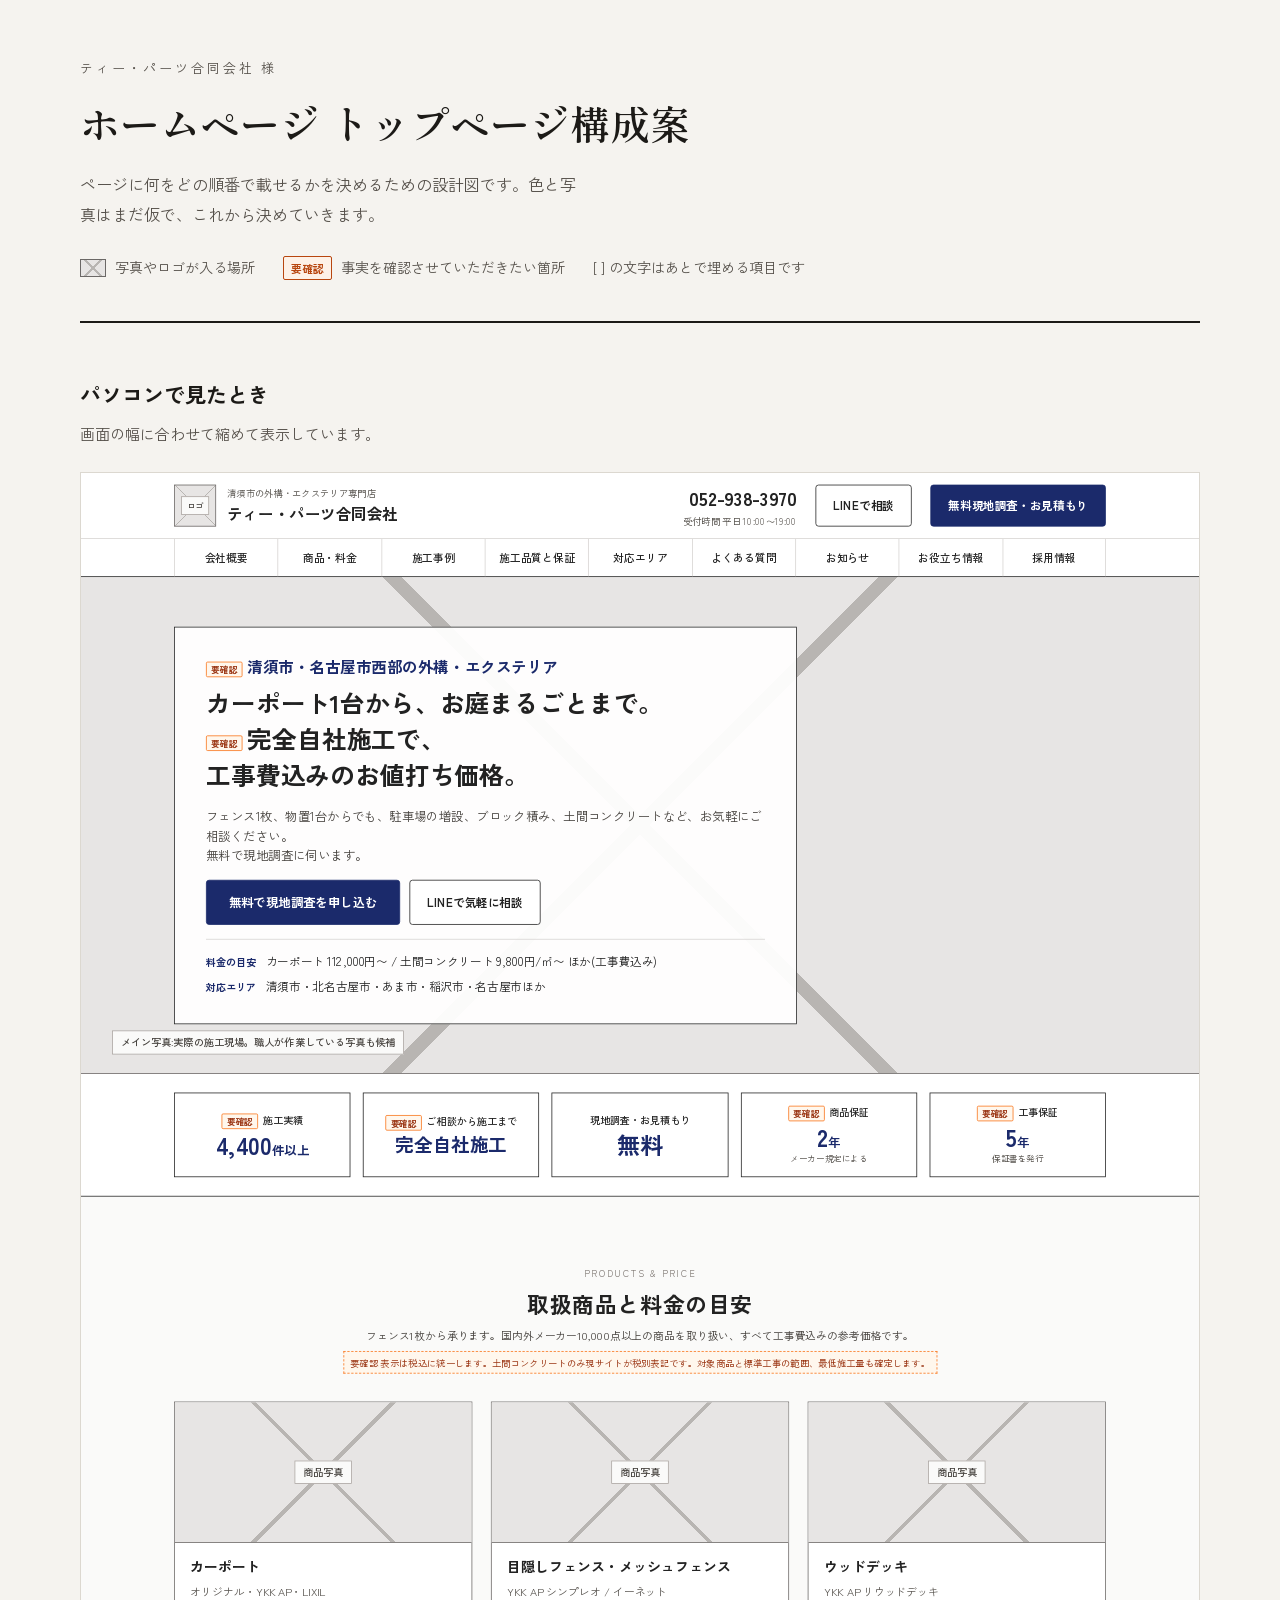
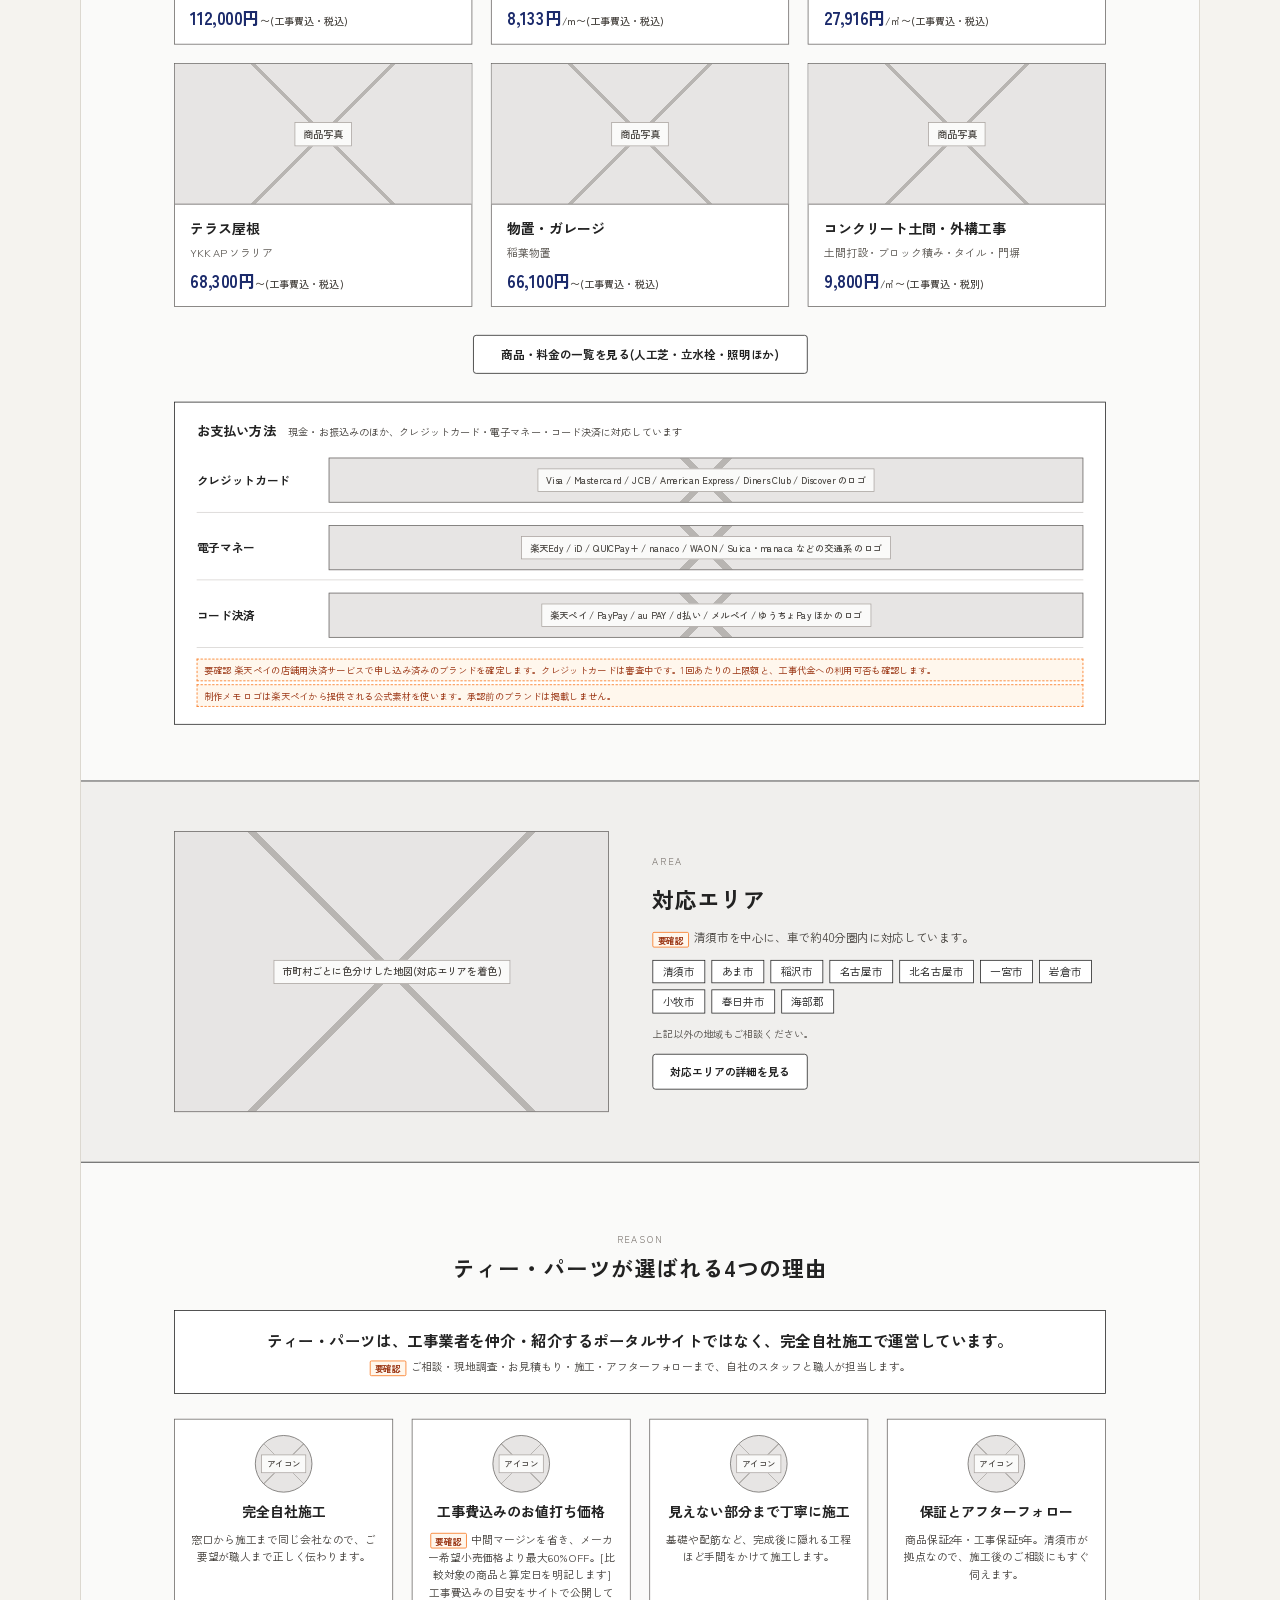
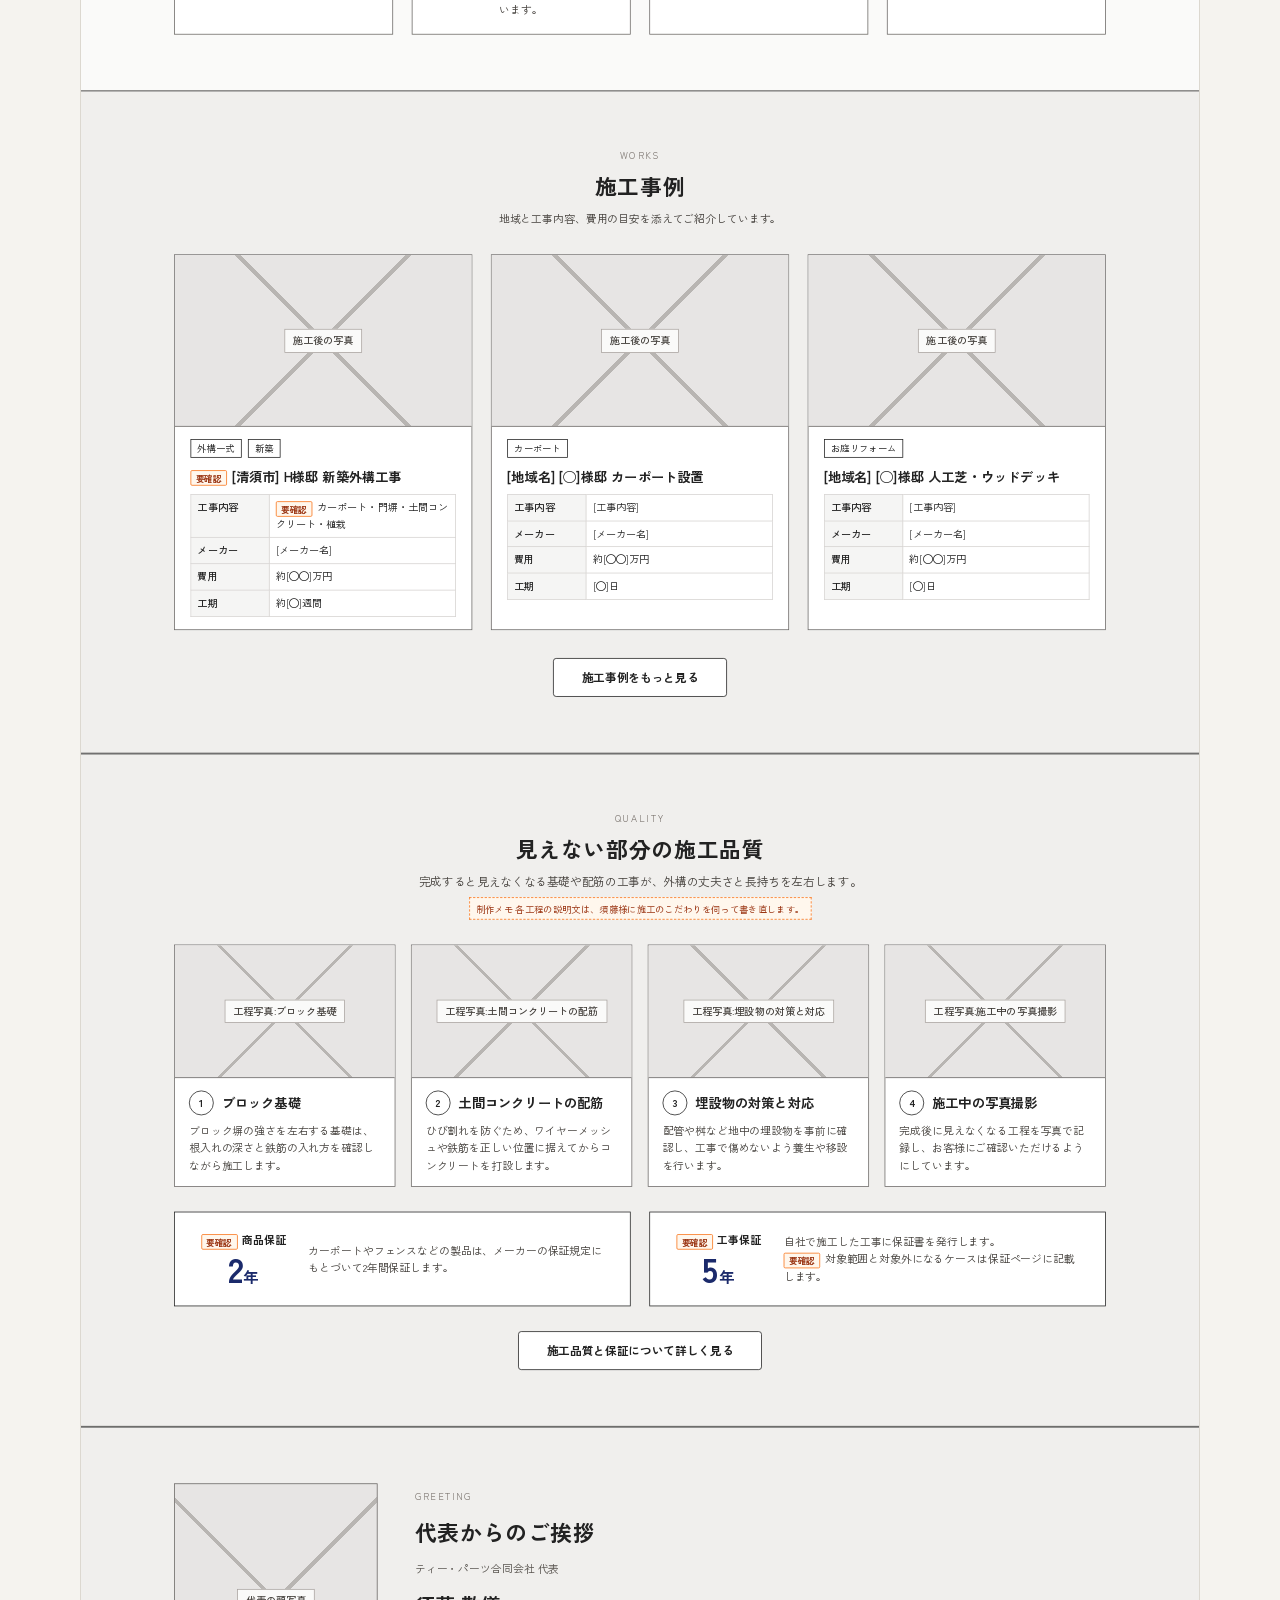
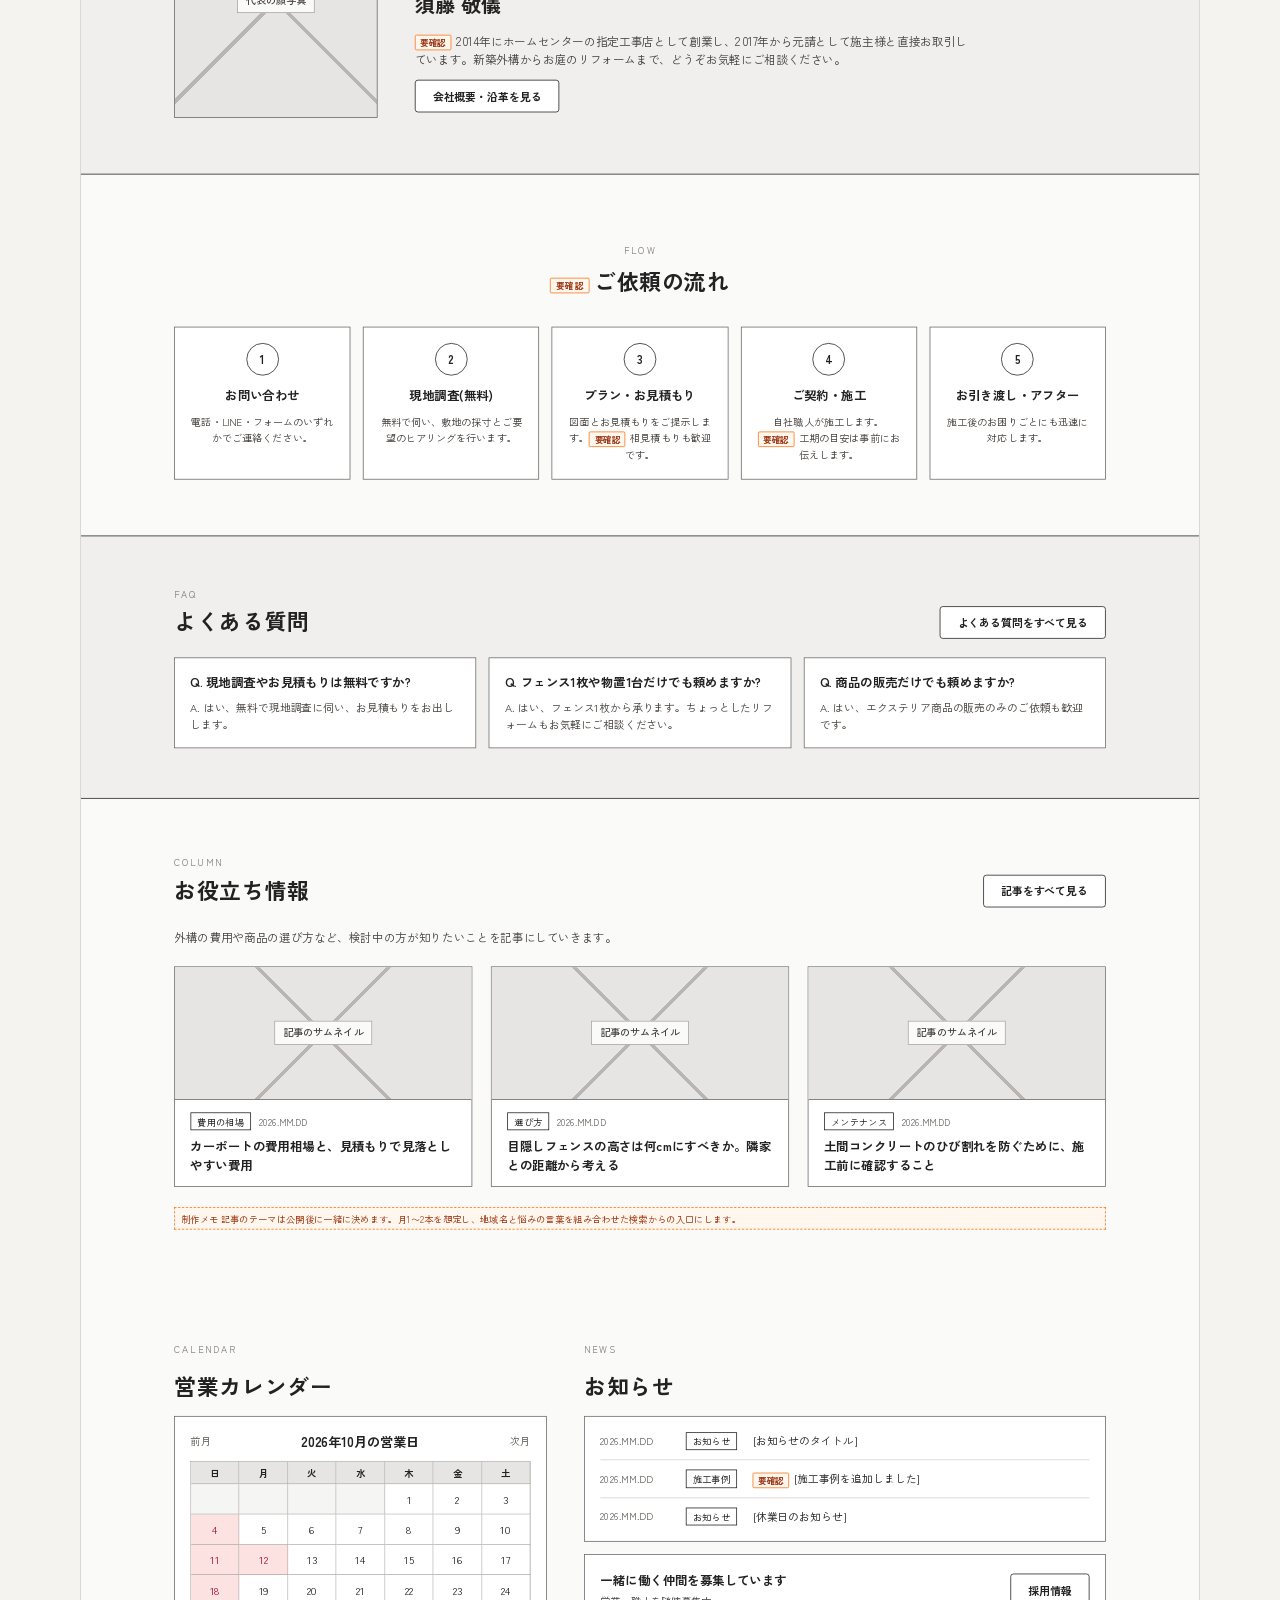
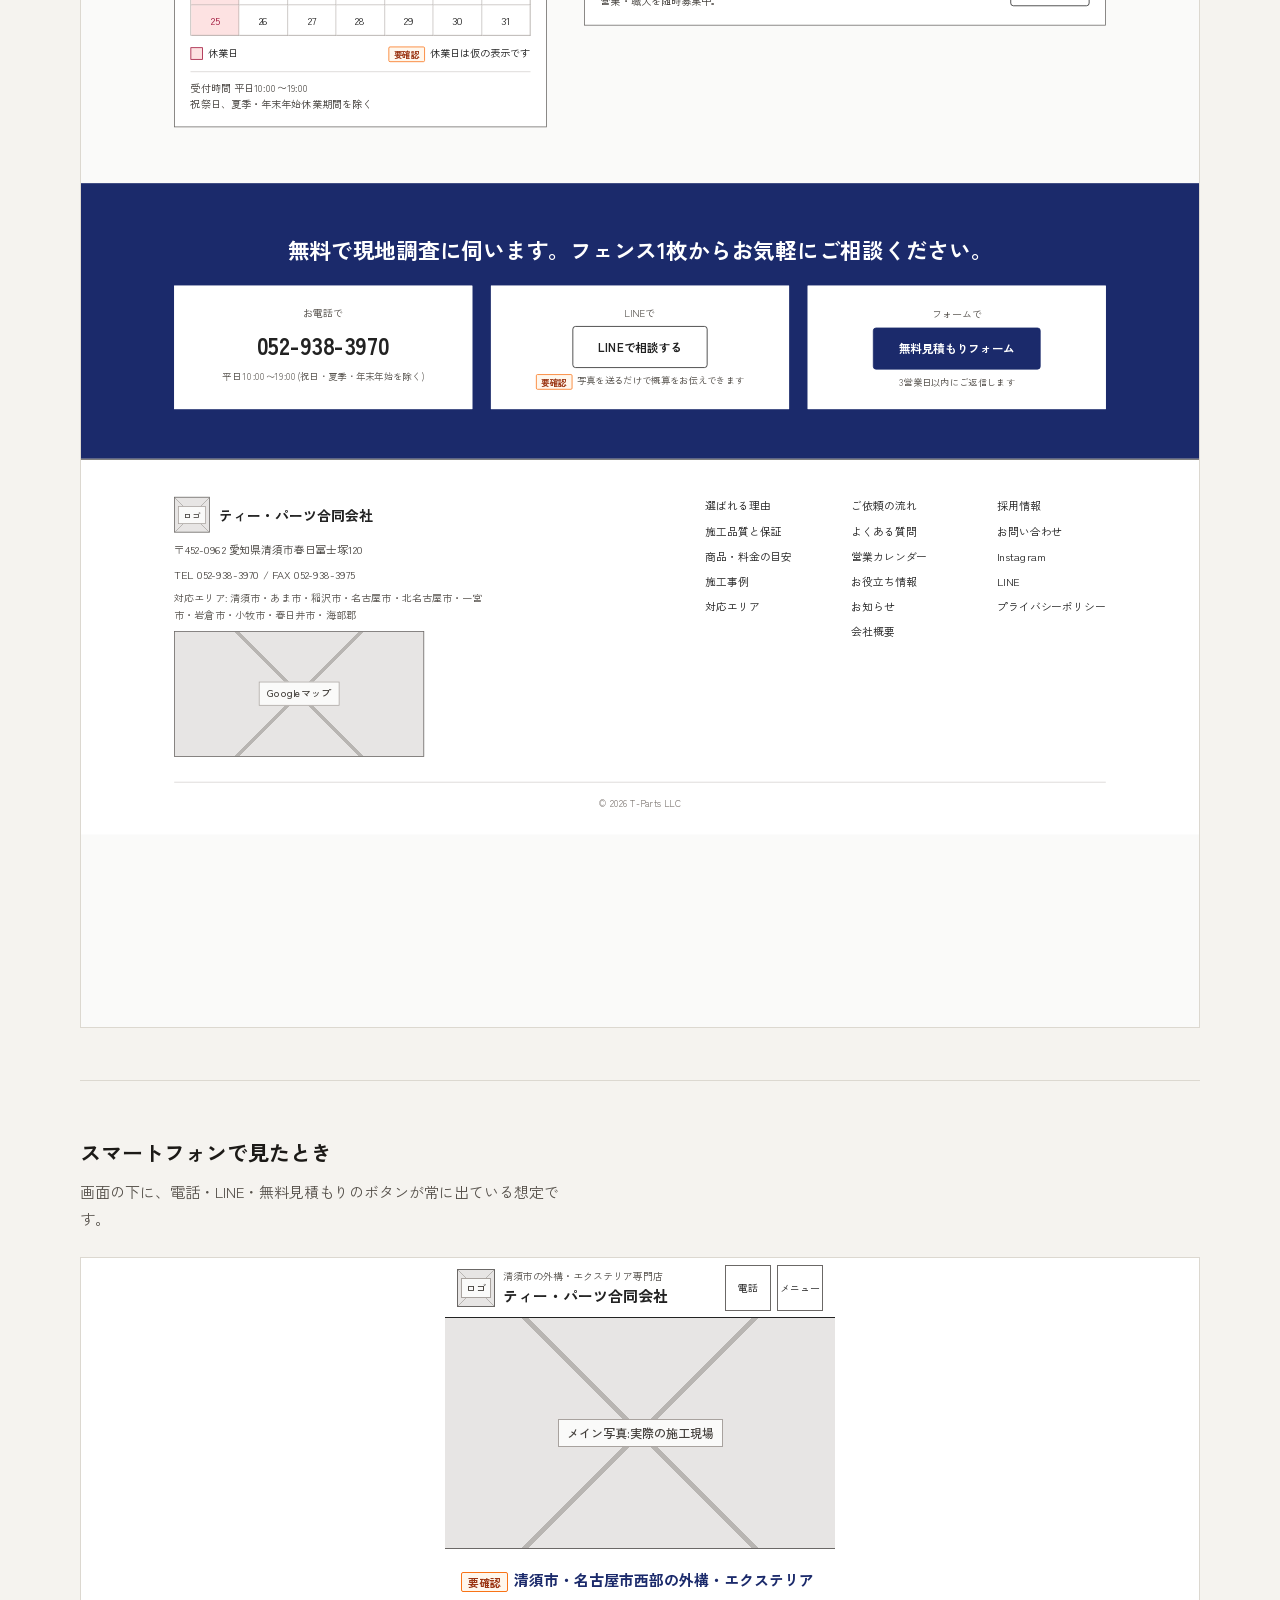
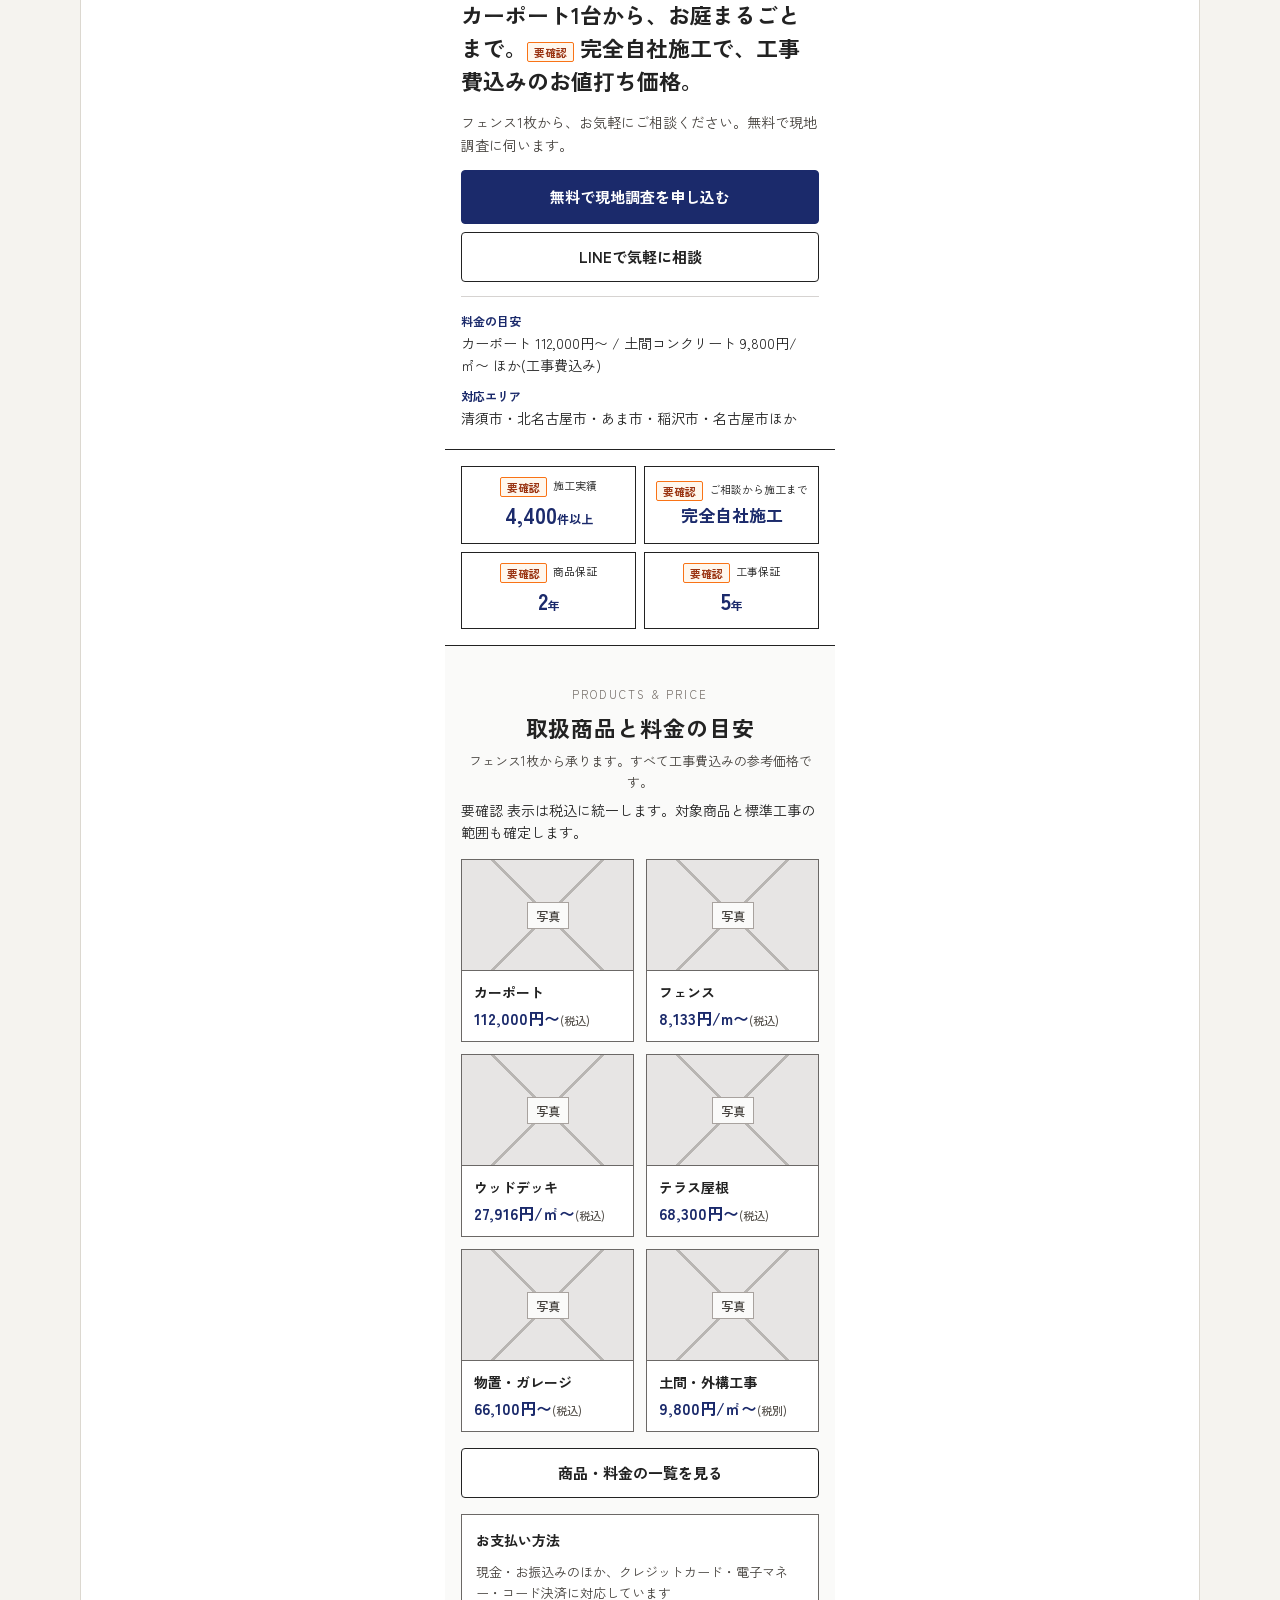
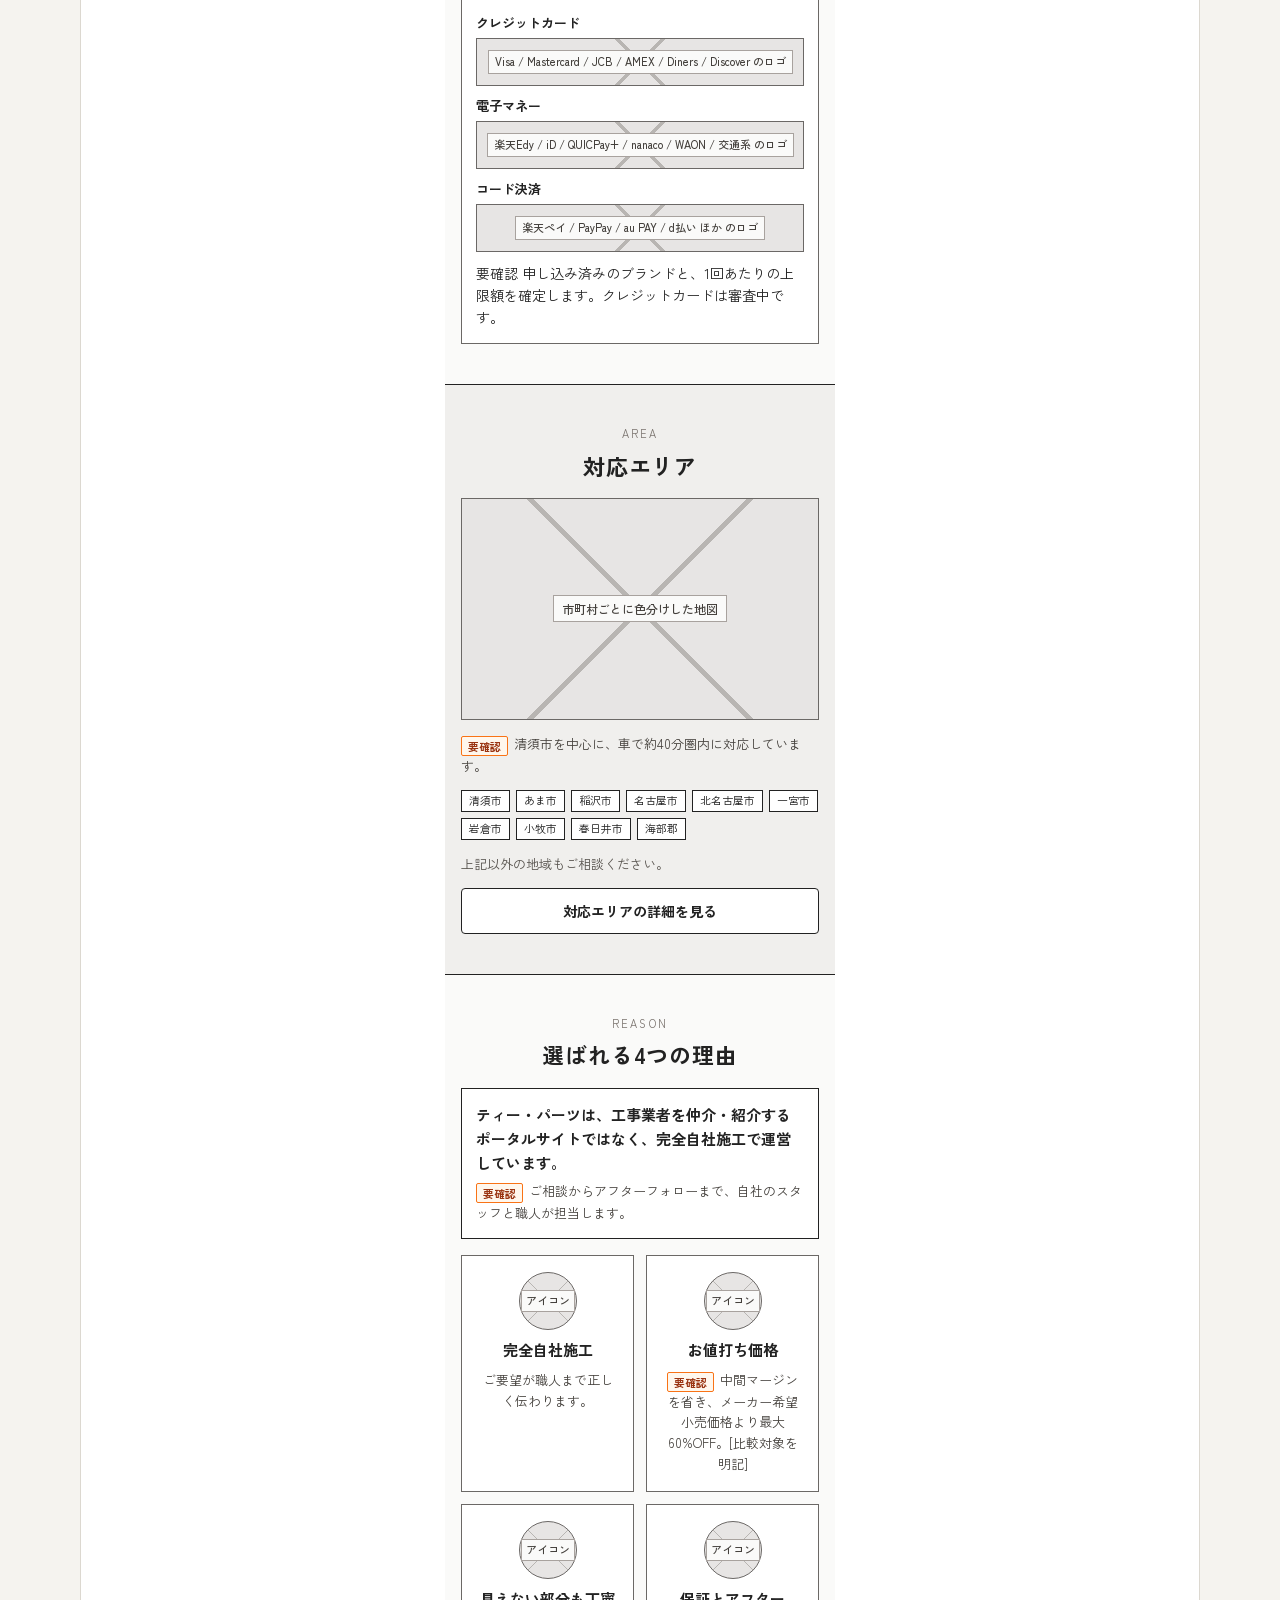
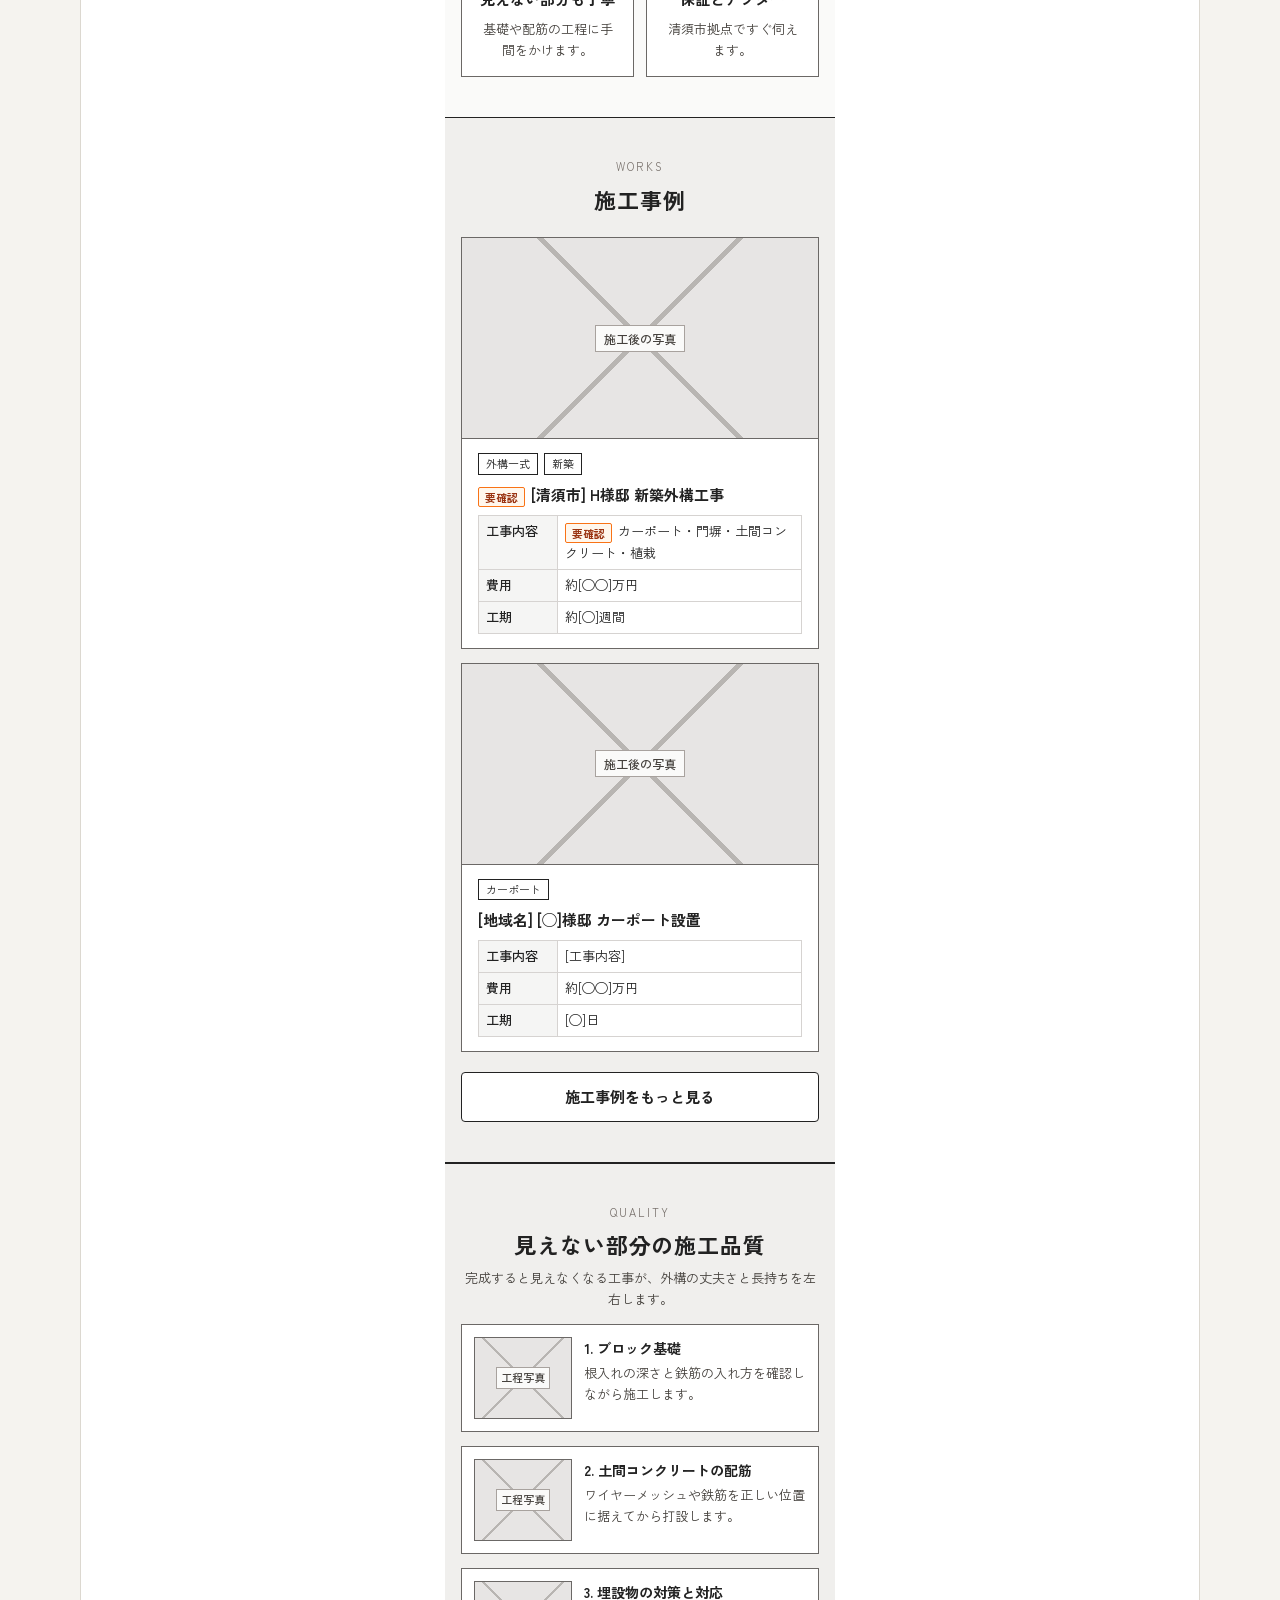
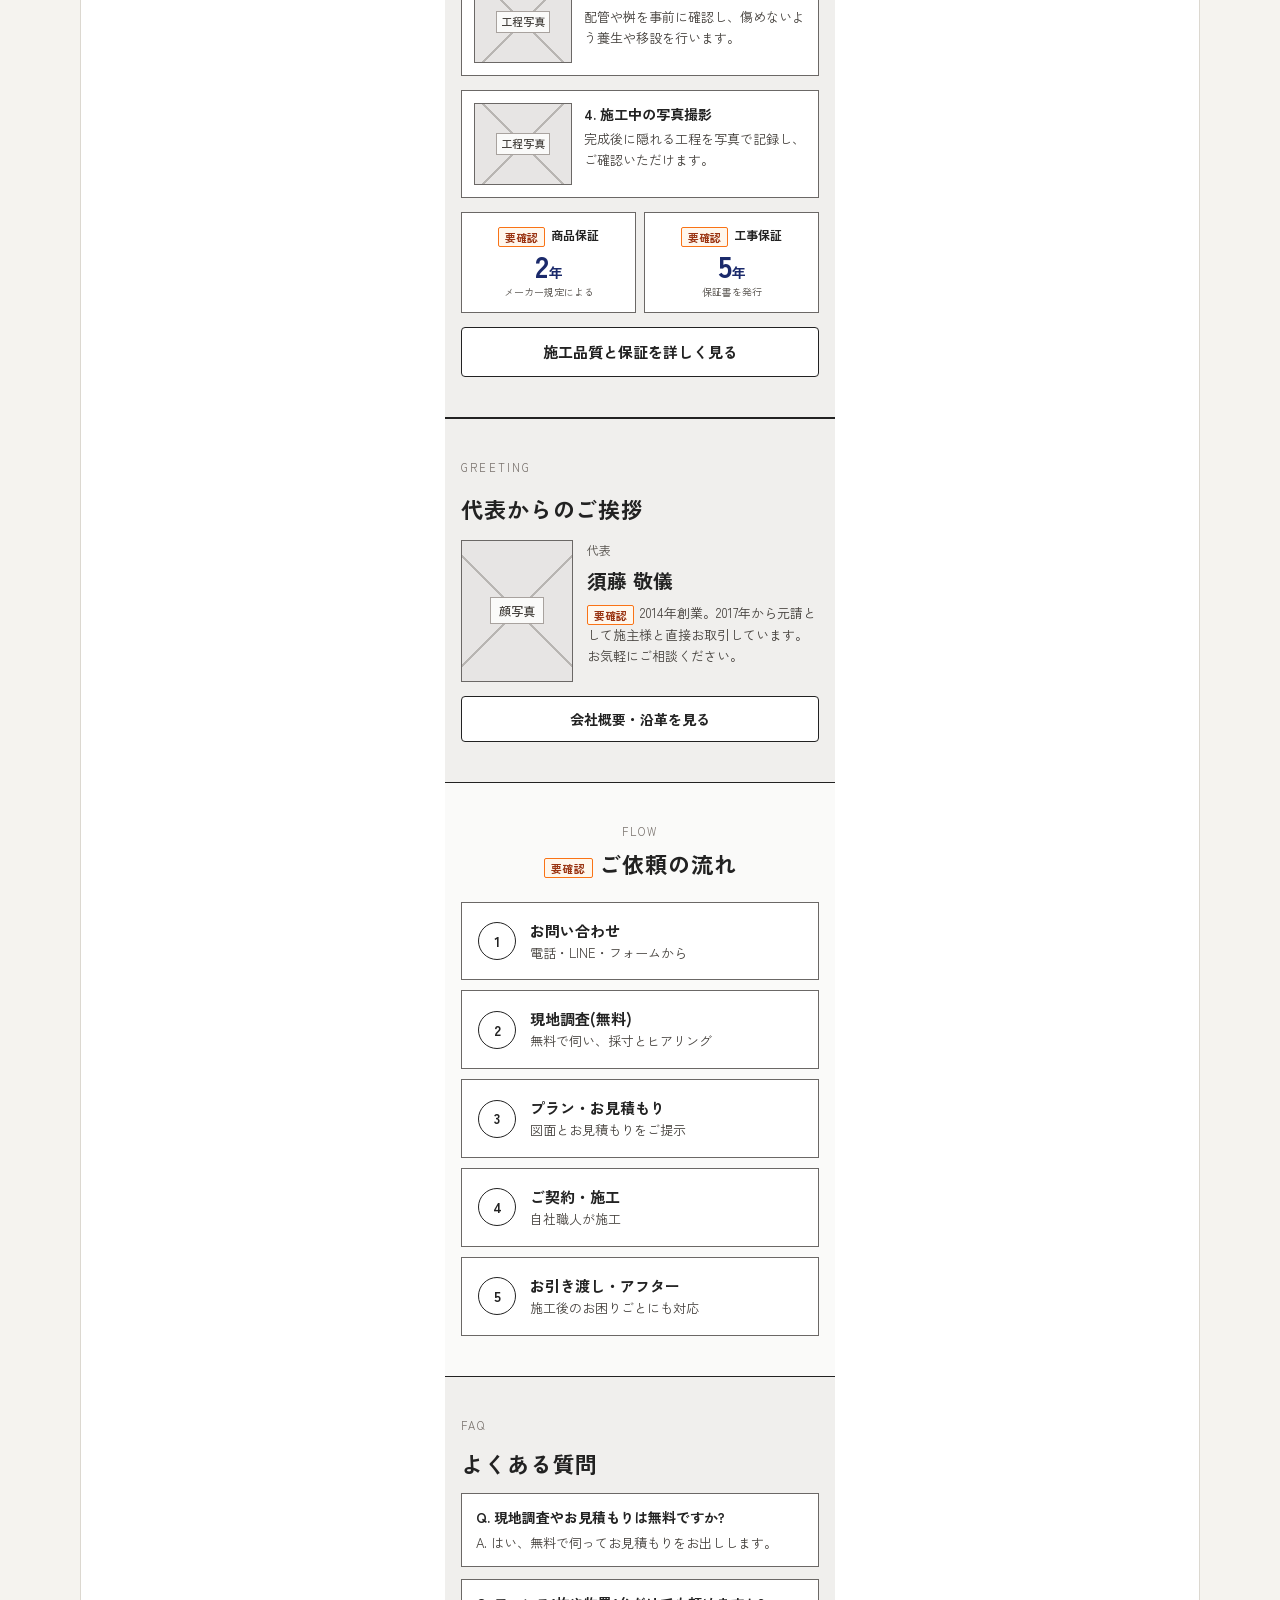
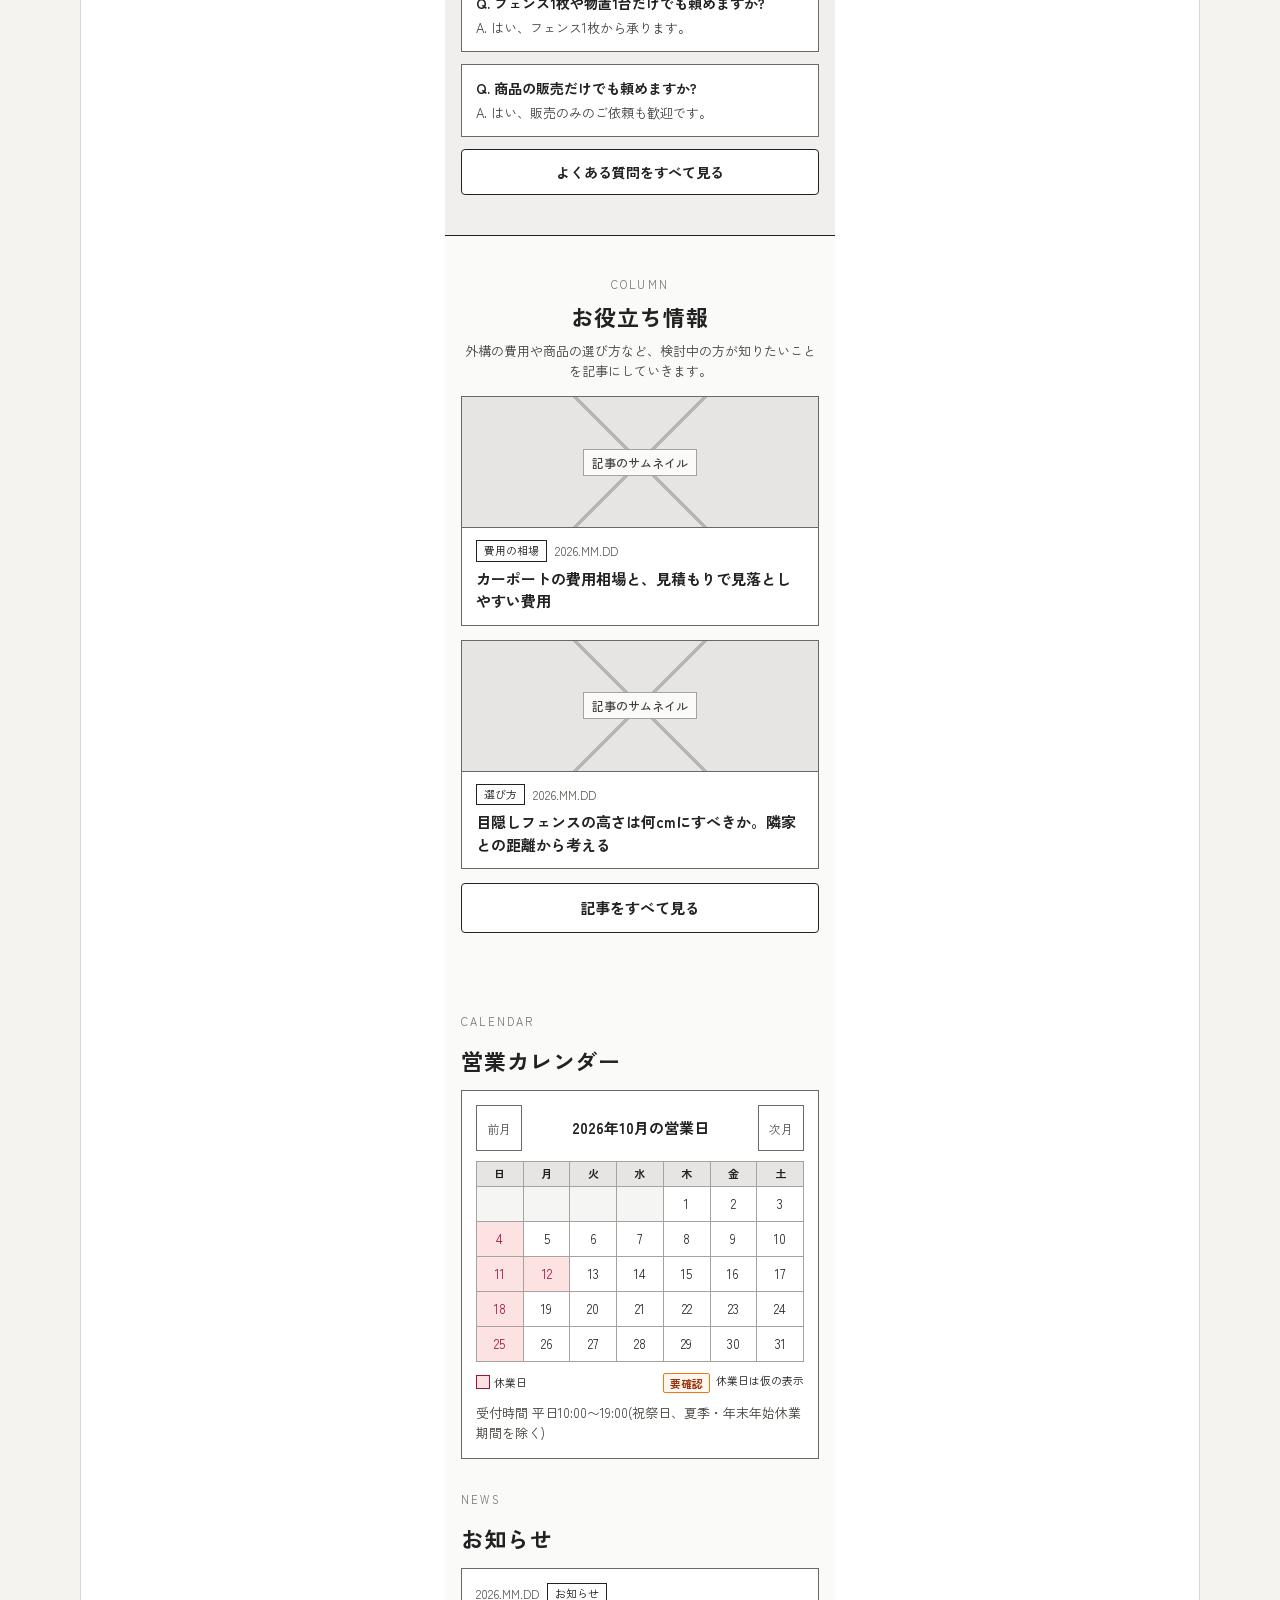
<file: index.html>
<!doctype html>
<html lang="ja">
<head>
<meta charset="utf-8">
<meta name="viewport" content="width=device-width, initial-scale=1">
<meta name="robots" content="noindex,nofollow">
<meta name="description" content="ティー・パーツ合同会社様 ホームページ トップページの構成案(2026年9月)">
<title>ティー・パーツ合同会社 トップページ構成案</title>
<link rel="stylesheet" href="https://fonts.googleapis.com/css2?family=Shippori+Mincho+B1:wght@600&family=Zen+Kaku+Gothic+New:wght@400;500;700&display=swap">
<style>
  :root {
    --ink: #1c1a17;
    --ink-soft: #55504a;
    --ground: #f5f3ef;
    --panel: #ffffff;
    --line: #dcd8d0;
    --navy: #1b2a6b;
    --flag: #b8460f;
    --flag-bg: #fdf1e7;
  }
  @media (prefers-color-scheme: dark) {
    :root:not([data-theme="light"]) {
      --ink: #ece9e3;
      --ink-soft: #a8a29a;
      --ground: #171614;
      --panel: #201e1b;
      --line: #383430;
      --navy: #93a6e8;
      --flag: #e59a6a;
      --flag-bg: #2c211a;
    }
  }
  :root[data-theme="dark"] {
    --ink: #ece9e3; --ink-soft: #a8a29a; --ground: #171614; --panel: #201e1b;
    --line: #383430; --navy: #93a6e8; --flag: #e59a6a; --flag-bg: #2c211a;
  }
  * { box-sizing: border-box; }
  body {
    margin: 0; background: var(--ground); color: var(--ink);
    font-family: "Zen Kaku Gothic New", "Hiragino Kaku Gothic ProN", "Hiragino Sans", sans-serif;
    font-size: 16px; line-height: 1.85; padding-block: 0 72px; padding-left: 20px; padding-right: 20px;
  }
  .wrap { max-width: 1120px; margin: 0 auto; }
  header { padding-block: 56px 40px; border-bottom: 2px solid var(--ink); }
  .eyebrow { font-size: 13px; letter-spacing: 0.22em; color: var(--ink-soft); margin: 0 0 14px; }
  h1 { font-family: "Shippori Mincho B1", "Hiragino Mincho ProN", serif; font-size: clamp(21px, 5.2vw, 40px);
       line-height: 1.45; margin: 0 0 18px; font-weight: 600; text-wrap: balance; overflow-wrap: anywhere; }
  header p { margin: 0; max-width: 62ch; color: var(--ink-soft); }
  .legend { display: flex; flex-wrap: wrap; gap: 10px 28px; margin: 26px 0 0; padding: 0; list-style: none; font-size: 14px; }
  .legend li { display: flex; align-items: center; gap: 9px; color: var(--ink-soft); }
  .swatch { width: 26px; height: 18px; border: 1px solid #6b6866; flex-shrink: 0;
            background-color: #e7e5e4;
            background-image: linear-gradient(45deg, transparent 47%, #b8b5b2 47%, #b8b5b2 53%, transparent 53%),
                              linear-gradient(-45deg, transparent 47%, #b8b5b2 47%, #b8b5b2 53%, transparent 53%); }
  .flag { font-size: 11px; font-weight: 700; color: var(--flag); background: var(--flag-bg);
          border: 1px solid var(--flag); padding: 1px 7px; border-radius: 2px; }
  section { padding-block: 52px; border-bottom: 1px solid var(--line); }
  h2 { font-size: 21px; margin: 0 0 6px; font-weight: 700; }
  section > p { margin: 0 0 24px; color: var(--ink-soft); font-size: 15px; max-width: 62ch; }
  .stage { background: var(--panel); border: 1px solid var(--line); overflow: hidden; }
  .stage .scaler { transform-origin: top left; }
  .stage iframe { border: 0; display: block; background: #fafaf9; }
  .phone { display: flex; justify-content: center; }
  .checks { list-style: none; margin: 0; padding: 0; display: grid; gap: 12px; grid-template-columns: repeat(auto-fit, minmax(300px, 1fr)); }
  .checks li { background: var(--panel); border: 1px solid var(--line); border-left: 3px solid var(--flag);
               padding: 14px 18px; font-size: 15px; line-height: 1.7; }
  footer { padding-top: 36px; color: var(--ink-soft); font-size: 14px; }
</style>
</head>
<body>


<div class="wrap">
  <header>
    <p class="eyebrow">ティー・パーツ合同会社 様</p>
    <h1>ホームページ トップページ構成案</h1>
    <p>ページに何をどの順番で載せるかを決めるための設計図です。色と写真はまだ仮で、これから決めていきます。</p>
    <ul class="legend">
      <li><span class="swatch"></span>写真やロゴが入る場所</li>
      <li><span class="flag">要確認</span>事実を確認させていただきたい箇所</li>
      <li>[ ] の文字はあとで埋める項目です</li>
    </ul>
  </header>

  <section>
    <h2>パソコンで見たとき</h2>
    <p>画面の幅に合わせて縮めて表示しています。</p>
    <div class="stage" id="pcStage">
      <div class="scaler" id="pcScaler">
        <iframe title="パソコン版の構成案" width="1440" height="8960" scrolling="no" loading="eager" srcdoc="&lt;!doctype html&gt;&lt;html lang=&quot;ja&quot;&gt;&lt;head&gt;&lt;meta charset=&quot;utf-8&quot;&gt;
  &lt;link rel=&quot;stylesheet&quot; href=&quot;https://fonts.googleapis.com/css2?family=Zen+Kaku+Gothic+New:wght@400;500;700&amp;display=swap&quot;&gt;
  &lt;style&gt;
    body { margin: 0; font-family: &quot;Zen Kaku Gothic New&quot;, &quot;Hiragino Kaku Gothic ProN&quot;, &quot;Hiragino Sans&quot;, &quot;Yu Gothic&quot;, sans-serif; color: #222; background: #fafaf9; font-size: 15px; line-height: 1.6; }
    a { color: #1b2a6b; } a:hover { color: #0f1a4a; }
    .ph { background-color: #e7e5e4; background-image: linear-gradient(45deg, transparent 49.4%, #b8b5b2 49.4%, #b8b5b2 50.6%, transparent 50.6%), linear-gradient(-45deg, transparent 49.4%, #b8b5b2 49.4%, #b8b5b2 50.6%, transparent 50.6%); background-size: 100% 100%; border: 1.5px solid #6b6866; display: flex; align-items: center; justify-content: center; text-align: center; color: #44403c; font-size: 13px; font-weight: 500; }
    .ph span { background: #fafaf9; padding: 4px 10px; border: 1px solid #a8a29e; }
    .box { border: 1.5px solid #6b6866; background: #fff; }
    .btn { display: inline-flex; align-items: center; justify-content: center; border: 1.5px solid #222; background: #fff; color: #222; font-weight: 700; padding: 0 22px; height: 48px; font-size: 15px; border-radius: 4px; }
    .btn-primary { background: #1b2a6b; color: #fff; border-color: #1b2a6b; }
    .btn-line { background: #fff; color: #222; border-color: #222; }
    .sec-title { font-size: 28px; font-weight: 700; margin: 0; letter-spacing: 0.04em; }
    .sec-en { font-size: 12px; color: #78716c; letter-spacing: 0.2em; margin: 0 0 6px; }
    .note { font-size: 12px; color: #9a3412; background: #fff7ed; border: 1px dashed #f97316; padding: 4px 8px; display: inline-block; }
    .row { border-bottom: 1px solid #d6d3d1; padding: 12px 0; display: flex; gap: 20px; align-items: center; }
    .card { border: 1.5px solid #6b6866; background: #fff; padding: 20px; display: flex; flex-direction: column; gap: 10px; }
    .tag { display: inline-block; font-size: 12px; border: 1px solid #222; padding: 1px 8px; }
    .step-num { width: 40px; height: 40px; border-radius: 50%; border: 1.5px solid #222; display: flex; align-items: center; justify-content: center; font-weight: 700; }
    table.spec { border-collapse: collapse; width: 100%; font-size: 13px; }
    table.spec th, table.spec td { border: 1px solid #d6d3d1; padding: 6px 8px; text-align: left; vertical-align: top; }
    table.spec th { background: #f5f5f4; width: 84px; font-weight: 500; }
    .chk { display: inline-block; font-size: 11px; font-weight: 700; color: #9a3412; background: #fff7ed; border: 1px solid #f97316; padding: 0 6px; margin-right: 6px; vertical-align: middle; line-height: 18px; border-radius: 2px; }
    .badge { background: #fff; border: 1.5px solid #222; padding: 14px 10px; display: flex; flex-direction: column; align-items: center; justify-content: center; gap: 2px; text-align: center; }
    .cal { display: grid; grid-template-columns: repeat(7, minmax(0, 1fr)); border-top: 1px solid #a8a29e; border-left: 1px solid #a8a29e; }
    .cal div { border-right: 1px solid #a8a29e; border-bottom: 1px solid #a8a29e; height: 38px; display: flex; align-items: center; justify-content: center; font-size: 14px; background: #fff; }
    .cal .hd { height: 28px; font-size: 12px; background: #e7e5e4; font-weight: 700; }
    .cal .off { background: #fde2e2; color: #9f1239; }
    .cal .blank { background: #f5f5f4; }
  &lt;/style&gt;
&lt;/head&gt;&lt;body&gt;

&lt;div style=&quot;width: 1440px; background: #fafaf9; display: flex; flex-direction: column;&quot;&gt;

  &lt;!-- ===== ヘッダー(PCも画面上部に固定追従) ===== --&gt;
  &lt;header style=&quot;position: sticky; top: 0; z-index: 10; background: #fff; border-bottom: 1.5px solid #222;&quot;&gt;
    &lt;div style=&quot;width: 1200px; margin: 0 auto; display: flex; align-items: center; justify-content: space-between; height: 84px;&quot;&gt;
      &lt;div style=&quot;display: flex; align-items: center; gap: 14px;&quot;&gt;
        &lt;div class=&quot;ph&quot; style=&quot;width: 52px; height: 52px;&quot;&gt;&lt;span style=&quot;padding: 2px 6px; font-size: 11px;&quot;&gt;ロゴ&lt;/span&gt;&lt;/div&gt;
        &lt;div style=&quot;display: flex; flex-direction: column;&quot;&gt;
          &lt;div style=&quot;font-size: 12px; color: #57534e;&quot;&gt;清須市の外構・エクステリア専門店&lt;/div&gt;
          &lt;div style=&quot;font-size: 20px; font-weight: 700;&quot;&gt;ティー・パーツ合同会社&lt;/div&gt;
        &lt;/div&gt;
      &lt;/div&gt;
      &lt;div style=&quot;display: flex; align-items: center; gap: 24px;&quot;&gt;
        &lt;div style=&quot;display: flex; flex-direction: column; align-items: flex-end;&quot;&gt;
          &lt;div style=&quot;font-size: 24px; font-weight: 700; letter-spacing: 0.02em;&quot;&gt;052-938-3970&lt;/div&gt;
          &lt;div style=&quot;font-size: 12px; color: #57534e;&quot;&gt;受付時間 平日 10:00〜19:00&lt;/div&gt;
        &lt;/div&gt;
        &lt;div class=&quot;btn btn-line&quot; style=&quot;height: 52px;&quot;&gt;LINEで相談&lt;/div&gt;
        &lt;div class=&quot;btn btn-primary&quot; style=&quot;height: 52px;&quot;&gt;無料現地調査・お見積もり&lt;/div&gt;
      &lt;/div&gt;
    &lt;/div&gt;
    &lt;nav style=&quot;border-top: 1px solid #d6d3d1;&quot;&gt;
      &lt;div style=&quot;width: 1200px; margin: 0 auto; display: grid; grid-template-columns: repeat(9, minmax(0, 1fr)); height: 48px;&quot;&gt;
        &lt;div style=&quot;display: flex; align-items: center; justify-content: center; font-size: 14px; font-weight: 500; border-left: 1px solid #d6d3d1;&quot;&gt;会社概要&lt;/div&gt;&lt;div style=&quot;display: flex; align-items: center; justify-content: center; font-size: 14px; font-weight: 500; border-left: 1px solid #d6d3d1;&quot;&gt;商品・料金&lt;/div&gt;&lt;div style=&quot;display: flex; align-items: center; justify-content: center; font-size: 14px; font-weight: 500; border-left: 1px solid #d6d3d1;&quot;&gt;施工事例&lt;/div&gt;&lt;div style=&quot;display: flex; align-items: center; justify-content: center; font-size: 14px; font-weight: 500; border-left: 1px solid #d6d3d1;&quot;&gt;施工品質と保証&lt;/div&gt;&lt;div style=&quot;display: flex; align-items: center; justify-content: center; font-size: 14px; font-weight: 500; border-left: 1px solid #d6d3d1;&quot;&gt;対応エリア&lt;/div&gt;&lt;div style=&quot;display: flex; align-items: center; justify-content: center; font-size: 14px; font-weight: 500; border-left: 1px solid #d6d3d1;&quot;&gt;よくある質問&lt;/div&gt;&lt;div style=&quot;display: flex; align-items: center; justify-content: center; font-size: 14px; font-weight: 500; border-left: 1px solid #d6d3d1;&quot;&gt;お知らせ&lt;/div&gt;&lt;div style=&quot;display: flex; align-items: center; justify-content: center; font-size: 14px; font-weight: 500; border-left: 1px solid #d6d3d1;&quot;&gt;お役立ち情報&lt;/div&gt;
        &lt;div style=&quot;display: flex; align-items: center; justify-content: center; font-size: 14px; font-weight: 500; border-left: 1px solid #d6d3d1; border-right: 1px solid #d6d3d1;&quot;&gt;採用情報&lt;/div&gt;
      &lt;/div&gt;
    &lt;/nav&gt;
  &lt;/header&gt;

  &lt;!-- ===== ファーストビュー(料金の目安と対応エリアを1画面で) ===== --&gt;
  &lt;section style=&quot;position: relative; height: 640px; display: flex;&quot;&gt;
    &lt;div class=&quot;ph&quot; style=&quot;position: absolute; inset: 0; border-width: 0 0 1.5px 0; justify-content: flex-start; align-items: flex-end; padding: 24px 40px; box-sizing: border-box;&quot;&gt;&lt;span&gt;メイン写真:実際の施工現場。職人が作業している写真も候補&lt;/span&gt;&lt;/div&gt;
    &lt;div style=&quot;position: relative; width: 1200px; margin: 0 auto; display: flex; align-items: center;&quot;&gt;
      &lt;div style=&quot;background: rgba(255,255,255,0.94); border: 1.5px solid #222; padding: 36px 40px; width: 720px; display: flex; flex-direction: column; gap: 18px;&quot;&gt;
        &lt;h1 style=&quot;font-size: 32px; line-height: 1.45; margin: 0; font-weight: 700;&quot;&gt;&lt;span style=&quot;display: block; font-size: 20px; color: #1b2a6b; margin-bottom: 8px;&quot;&gt;&lt;span class=&quot;chk&quot;&gt;要確認&lt;/span&gt;清須市・名古屋市西部の外構・エクステリア&lt;/span&gt;カーポート1台から、お庭まるごとまで。&lt;br&gt;&lt;span class=&quot;chk&quot;&gt;要確認&lt;/span&gt;完全自社施工で、&lt;br&gt;工事費込みのお値打ち価格。&lt;/h1&gt;
        &lt;p style=&quot;margin: 0; font-size: 16px; color: #44403c;&quot;&gt;フェンス1枚、物置1台からでも、駐車場の増設、ブロック積み、土間コンクリートなど、お気軽にご相談ください。&lt;br&gt;無料で現地調査に伺います。&lt;/p&gt;
        &lt;div style=&quot;display: flex; gap: 12px; align-items: center;&quot;&gt;
          &lt;div class=&quot;btn btn-primary&quot; style=&quot;height: 56px; padding: 0 28px; font-size: 16px;&quot;&gt;無料で現地調査を申し込む&lt;/div&gt;
          &lt;div class=&quot;btn btn-line&quot; style=&quot;height: 56px;&quot;&gt;LINEで気軽に相談&lt;/div&gt;
        &lt;/div&gt;
        &lt;div style=&quot;display: flex; flex-direction: column; gap: 8px; border-top: 1px solid #d6d3d1; padding-top: 16px;&quot;&gt;
          &lt;div style=&quot;display: flex; align-items: baseline; gap: 12px;&quot;&gt;&lt;div style=&quot;font-size: 13px; font-weight: 700; color: #1b2a6b; white-space: nowrap;&quot;&gt;料金の目安&lt;/div&gt;&lt;div style=&quot;font-size: 15px;&quot;&gt;カーポート 112,000円〜 / 土間コンクリート 9,800円/㎡〜 ほか(工事費込み)&lt;/div&gt;&lt;/div&gt;
          &lt;div style=&quot;display: flex; align-items: baseline; gap: 12px;&quot;&gt;&lt;div style=&quot;font-size: 13px; font-weight: 700; color: #1b2a6b; white-space: nowrap;&quot;&gt;対応エリア&lt;/div&gt;&lt;div style=&quot;font-size: 15px;&quot;&gt;清須市・北名古屋市・あま市・稲沢市・名古屋市ほか&lt;/div&gt;&lt;/div&gt;
        &lt;/div&gt;
      &lt;/div&gt;
    &lt;/div&gt;
  &lt;/section&gt;

  &lt;!-- ===== 信頼の数字・保証の帯 ===== --&gt;
  &lt;section style=&quot;background: #fff; border-bottom: 1.5px solid #222;&quot;&gt;
    &lt;div style=&quot;width: 1200px; margin: 0 auto; padding: 24px 0; display: grid; grid-template-columns: repeat(5, minmax(0, 1fr)); gap: 16px;&quot;&gt;
      &lt;div class=&quot;badge&quot;&gt;&lt;div style=&quot;font-size: 13px; font-weight: 500;&quot;&gt;&lt;span class=&quot;chk&quot;&gt;要確認&lt;/span&gt;施工実績&lt;/div&gt;&lt;div style=&quot;font-size: 30px; font-weight: 700; color: #1b2a6b; line-height: 1.2;&quot;&gt;4,400&lt;span style=&quot;font-size: 16px;&quot;&gt;件以上&lt;/span&gt;&lt;/div&gt;&lt;/div&gt;
      &lt;div class=&quot;badge&quot;&gt;&lt;div style=&quot;font-size: 13px; font-weight: 500;&quot;&gt;&lt;span class=&quot;chk&quot;&gt;要確認&lt;/span&gt;ご相談から施工まで&lt;/div&gt;&lt;div style=&quot;font-size: 24px; font-weight: 700; color: #1b2a6b; line-height: 1.3;&quot;&gt;完全自社施工&lt;/div&gt;&lt;/div&gt;
      &lt;div class=&quot;badge&quot;&gt;&lt;div style=&quot;font-size: 13px; font-weight: 500;&quot;&gt;現地調査・お見積もり&lt;/div&gt;&lt;div style=&quot;font-size: 30px; font-weight: 700; color: #1b2a6b; line-height: 1.2;&quot;&gt;無料&lt;/div&gt;&lt;/div&gt;
      &lt;div class=&quot;badge&quot;&gt;&lt;div style=&quot;font-size: 13px; font-weight: 500;&quot;&gt;&lt;span class=&quot;chk&quot;&gt;要確認&lt;/span&gt;商品保証&lt;/div&gt;&lt;div style=&quot;font-size: 30px; font-weight: 700; color: #1b2a6b; line-height: 1.2;&quot;&gt;2&lt;span style=&quot;font-size: 16px;&quot;&gt;年&lt;/span&gt;&lt;/div&gt;&lt;div style=&quot;font-size: 11px; color: #57534e;&quot;&gt;メーカー規定による&lt;/div&gt;&lt;/div&gt;
      &lt;div class=&quot;badge&quot;&gt;&lt;div style=&quot;font-size: 13px; font-weight: 500;&quot;&gt;&lt;span class=&quot;chk&quot;&gt;要確認&lt;/span&gt;工事保証&lt;/div&gt;&lt;div style=&quot;font-size: 30px; font-weight: 700; color: #1b2a6b; line-height: 1.2;&quot;&gt;5&lt;span style=&quot;font-size: 16px;&quot;&gt;年&lt;/span&gt;&lt;/div&gt;&lt;div style=&quot;font-size: 11px; color: #57534e;&quot;&gt;保証書を発行&lt;/div&gt;&lt;/div&gt;
    &lt;/div&gt;
  &lt;/section&gt;

  &lt;!-- ===== 商品・料金の目安+お支払い方法 ===== --&gt;
  &lt;section style=&quot;width: 1200px; margin: 0 auto; padding: 88px 0 72px; display: flex; flex-direction: column; gap: 36px;&quot;&gt;
    &lt;div style=&quot;display: flex; flex-direction: column; align-items: center; gap: 8px;&quot;&gt;
      &lt;p class=&quot;sec-en&quot; style=&quot;margin: 0;&quot;&gt;PRODUCTS &amp;amp; PRICE&lt;/p&gt;
      &lt;h2 class=&quot;sec-title&quot;&gt;取扱商品と料金の目安&lt;/h2&gt;
      &lt;p style=&quot;margin: 0; font-size: 14px; color: #44403c;&quot;&gt;フェンス1枚から承ります。国内外メーカー10,000点以上の商品を取り扱い、すべて工事費込みの参考価格です。&lt;/p&gt;
      &lt;div class=&quot;note&quot;&gt;要確認 表示は税込に統一します。土間コンクリートのみ現サイトが税別表記です。対象商品と標準工事の範囲、最低施工量も確定します。&lt;/div&gt;
    &lt;/div&gt;
    &lt;div style=&quot;display: grid; grid-template-columns: repeat(3, minmax(0, 1fr)); gap: 24px;&quot;&gt;
      &lt;div class=&quot;card&quot; style=&quot;padding: 0; gap: 0;&quot;&gt;
        &lt;div class=&quot;ph&quot; style=&quot;height: 180px; border-width: 0 0 1.5px 0;&quot;&gt;&lt;span&gt;商品写真&lt;/span&gt;&lt;/div&gt;
        &lt;div style=&quot;padding: 16px 20px; display: flex; flex-direction: column; gap: 6px;&quot;&gt;
          &lt;div style=&quot;font-size: 18px; font-weight: 700;&quot;&gt;カーポート&lt;/div&gt;
          &lt;div style=&quot;font-size: 14px; color: #57534e;&quot;&gt;オリジナル・YKK AP・LIXIL&lt;/div&gt;
          &lt;div style=&quot;font-size: 22px; font-weight: 700; color: #1b2a6b;&quot;&gt;112,000円&lt;span style=&quot;font-size: 13px; font-weight: 500; color: #44403c;&quot;&gt;〜(工事費込・税込)&lt;/span&gt;&lt;/div&gt;
        &lt;/div&gt;
      &lt;/div&gt;
      &lt;div class=&quot;card&quot; style=&quot;padding: 0; gap: 0;&quot;&gt;
        &lt;div class=&quot;ph&quot; style=&quot;height: 180px; border-width: 0 0 1.5px 0;&quot;&gt;&lt;span&gt;商品写真&lt;/span&gt;&lt;/div&gt;
        &lt;div style=&quot;padding: 16px 20px; display: flex; flex-direction: column; gap: 6px;&quot;&gt;
          &lt;div style=&quot;font-size: 18px; font-weight: 700;&quot;&gt;目隠しフェンス・メッシュフェンス&lt;/div&gt;
          &lt;div style=&quot;font-size: 14px; color: #57534e;&quot;&gt;YKK AP シンプレオ / イーネット&lt;/div&gt;
          &lt;div style=&quot;font-size: 22px; font-weight: 700; color: #1b2a6b;&quot;&gt;8,133円&lt;span style=&quot;font-size: 13px; font-weight: 500; color: #44403c;&quot;&gt;/m〜(工事費込・税込)&lt;/span&gt;&lt;/div&gt;
        &lt;/div&gt;
      &lt;/div&gt;
      &lt;div class=&quot;card&quot; style=&quot;padding: 0; gap: 0;&quot;&gt;
        &lt;div class=&quot;ph&quot; style=&quot;height: 180px; border-width: 0 0 1.5px 0;&quot;&gt;&lt;span&gt;商品写真&lt;/span&gt;&lt;/div&gt;
        &lt;div style=&quot;padding: 16px 20px; display: flex; flex-direction: column; gap: 6px;&quot;&gt;
          &lt;div style=&quot;font-size: 18px; font-weight: 700;&quot;&gt;ウッドデッキ&lt;/div&gt;
          &lt;div style=&quot;font-size: 14px; color: #57534e;&quot;&gt;YKK AP リウッドデッキ&lt;/div&gt;
          &lt;div style=&quot;font-size: 22px; font-weight: 700; color: #1b2a6b;&quot;&gt;27,916円&lt;span style=&quot;font-size: 13px; font-weight: 500; color: #44403c;&quot;&gt;/㎡〜(工事費込・税込)&lt;/span&gt;&lt;/div&gt;
        &lt;/div&gt;
      &lt;/div&gt;
      &lt;div class=&quot;card&quot; style=&quot;padding: 0; gap: 0;&quot;&gt;
        &lt;div class=&quot;ph&quot; style=&quot;height: 180px; border-width: 0 0 1.5px 0;&quot;&gt;&lt;span&gt;商品写真&lt;/span&gt;&lt;/div&gt;
        &lt;div style=&quot;padding: 16px 20px; display: flex; flex-direction: column; gap: 6px;&quot;&gt;
          &lt;div style=&quot;font-size: 18px; font-weight: 700;&quot;&gt;テラス屋根&lt;/div&gt;
          &lt;div style=&quot;font-size: 14px; color: #57534e;&quot;&gt;YKK AP ソラリア&lt;/div&gt;
          &lt;div style=&quot;font-size: 22px; font-weight: 700; color: #1b2a6b;&quot;&gt;68,300円&lt;span style=&quot;font-size: 13px; font-weight: 500; color: #44403c;&quot;&gt;〜(工事費込・税込)&lt;/span&gt;&lt;/div&gt;
        &lt;/div&gt;
      &lt;/div&gt;
      &lt;div class=&quot;card&quot; style=&quot;padding: 0; gap: 0;&quot;&gt;
        &lt;div class=&quot;ph&quot; style=&quot;height: 180px; border-width: 0 0 1.5px 0;&quot;&gt;&lt;span&gt;商品写真&lt;/span&gt;&lt;/div&gt;
        &lt;div style=&quot;padding: 16px 20px; display: flex; flex-direction: column; gap: 6px;&quot;&gt;
          &lt;div style=&quot;font-size: 18px; font-weight: 700;&quot;&gt;物置・ガレージ&lt;/div&gt;
          &lt;div style=&quot;font-size: 14px; color: #57534e;&quot;&gt;稲葉物置&lt;/div&gt;
          &lt;div style=&quot;font-size: 22px; font-weight: 700; color: #1b2a6b;&quot;&gt;66,100円&lt;span style=&quot;font-size: 13px; font-weight: 500; color: #44403c;&quot;&gt;〜(工事費込・税込)&lt;/span&gt;&lt;/div&gt;
        &lt;/div&gt;
      &lt;/div&gt;
      &lt;div class=&quot;card&quot; style=&quot;padding: 0; gap: 0;&quot;&gt;
        &lt;div class=&quot;ph&quot; style=&quot;height: 180px; border-width: 0 0 1.5px 0;&quot;&gt;&lt;span&gt;商品写真&lt;/span&gt;&lt;/div&gt;
        &lt;div style=&quot;padding: 16px 20px; display: flex; flex-direction: column; gap: 6px;&quot;&gt;
          &lt;div style=&quot;font-size: 18px; font-weight: 700;&quot;&gt;コンクリート土間・外構工事&lt;/div&gt;
          &lt;div style=&quot;font-size: 14px; color: #57534e;&quot;&gt;土間打設・ブロック積み・タイル・門塀&lt;/div&gt;
          &lt;div style=&quot;font-size: 22px; font-weight: 700; color: #1b2a6b;&quot;&gt;9,800円&lt;span style=&quot;font-size: 13px; font-weight: 500; color: #44403c;&quot;&gt;/㎡〜(工事費込・税別)&lt;/span&gt;&lt;/div&gt;
        &lt;/div&gt;
      &lt;/div&gt;
    &lt;/div&gt;
    &lt;div style=&quot;display: flex; justify-content: center;&quot;&gt;
      &lt;div class=&quot;btn&quot; style=&quot;padding: 0 36px;&quot;&gt;商品・料金の一覧を見る(人工芝・立水栓・照明ほか)&lt;/div&gt;
    &lt;/div&gt;
    &lt;div style=&quot;border: 1.5px solid #222; background: #fff; padding: 22px 28px; display: flex; flex-direction: column; gap: 4px;&quot;&gt;
      &lt;div style=&quot;display: flex; align-items: baseline; gap: 16px; margin-bottom: 6px;&quot;&gt;
        &lt;div style=&quot;font-size: 17px; font-weight: 700;&quot;&gt;お支払い方法&lt;/div&gt;
        &lt;div style=&quot;font-size: 13px; color: #44403c;&quot;&gt;現金・お振込みのほか、クレジットカード・電子マネー・コード決済に対応しています&lt;/div&gt;
      &lt;/div&gt;
      &lt;div style=&quot;display: flex; align-items: center; gap: 20px; padding: 12px 0; border-bottom: 1px solid #d6d3d1;&quot;&gt;
        &lt;div style=&quot;font-size: 15px; font-weight: 700; width: 150px; flex-shrink: 0;&quot;&gt;クレジットカード&lt;/div&gt;
        &lt;div class=&quot;ph&quot; style=&quot;flex: 1; height: 56px;&quot;&gt;&lt;span style=&quot;font-size: 12px;&quot;&gt;Visa / Mastercard / JCB / American Express / Diners Club / Discover のロゴ&lt;/span&gt;&lt;/div&gt;
      &lt;/div&gt;
      &lt;div style=&quot;display: flex; align-items: center; gap: 20px; padding: 12px 0; border-bottom: 1px solid #d6d3d1;&quot;&gt;
        &lt;div style=&quot;font-size: 15px; font-weight: 700; width: 150px; flex-shrink: 0;&quot;&gt;電子マネー&lt;/div&gt;
        &lt;div class=&quot;ph&quot; style=&quot;flex: 1; height: 56px;&quot;&gt;&lt;span style=&quot;font-size: 12px;&quot;&gt;楽天Edy / iD / QUICPay+ / nanaco / WAON / Suica・manaca などの交通系 のロゴ&lt;/span&gt;&lt;/div&gt;
      &lt;/div&gt;
      &lt;div style=&quot;display: flex; align-items: center; gap: 20px; padding: 12px 0; border-bottom: 1px solid #d6d3d1;&quot;&gt;
        &lt;div style=&quot;font-size: 15px; font-weight: 700; width: 150px; flex-shrink: 0;&quot;&gt;コード決済&lt;/div&gt;
        &lt;div class=&quot;ph&quot; style=&quot;flex: 1; height: 56px;&quot;&gt;&lt;span style=&quot;font-size: 12px;&quot;&gt;楽天ペイ / PayPay / au PAY / d払い / メルペイ / ゆうちょPay ほか のロゴ&lt;/span&gt;&lt;/div&gt;
      &lt;/div&gt;
      &lt;div class=&quot;note&quot; style=&quot;margin-top: 10px;&quot;&gt;要確認 楽天ペイの店舗用決済サービスで申し込み済みのブランドを確定します。クレジットカードは審査中です。1回あたりの上限額と、工事代金への利用可否も確認します。&lt;/div&gt;
      &lt;div class=&quot;note&quot;&gt;制作メモ ロゴは楽天ペイから提供される公式素材を使います。承認前のブランドは掲載しません。&lt;/div&gt;
    &lt;/div&gt;
  &lt;/section&gt;

  &lt;!-- ===== 対応エリア(料金の直後) ===== --&gt;
  &lt;section style=&quot;background: #f0efed; border-top: 1.5px solid #222; border-bottom: 1.5px solid #222;&quot;&gt;
    &lt;div style=&quot;width: 1200px; margin: 0 auto; padding: 64px 0; display: grid; grid-template-columns: 560px 1fr; gap: 56px; align-items: center;&quot;&gt;
      &lt;div class=&quot;ph&quot; style=&quot;height: 360px;&quot;&gt;&lt;span&gt;市町村ごとに色分けした地図(対応エリアを着色)&lt;/span&gt;&lt;/div&gt;
      &lt;div style=&quot;display: flex; flex-direction: column; gap: 16px;&quot;&gt;
        &lt;p class=&quot;sec-en&quot; style=&quot;margin: 0;&quot;&gt;AREA&lt;/p&gt;
        &lt;h2 class=&quot;sec-title&quot;&gt;対応エリア&lt;/h2&gt;
        &lt;p style=&quot;margin: 0; font-size: 15px; color: #44403c;&quot;&gt;&lt;span class=&quot;chk&quot;&gt;要確認&lt;/span&gt;清須市を中心に、車で約40分圏内に対応しています。&lt;/p&gt;
        &lt;div style=&quot;display: flex; flex-wrap: wrap; gap: 8px;&quot;&gt;&lt;div class=&quot;tag&quot; style=&quot;background: #fff; font-size: 14px; padding: 3px 12px;&quot;&gt;清須市&lt;/div&gt;&lt;div class=&quot;tag&quot; style=&quot;background: #fff; font-size: 14px; padding: 3px 12px;&quot;&gt;あま市&lt;/div&gt;&lt;div class=&quot;tag&quot; style=&quot;background: #fff; font-size: 14px; padding: 3px 12px;&quot;&gt;稲沢市&lt;/div&gt;&lt;div class=&quot;tag&quot; style=&quot;background: #fff; font-size: 14px; padding: 3px 12px;&quot;&gt;名古屋市&lt;/div&gt;&lt;div class=&quot;tag&quot; style=&quot;background: #fff; font-size: 14px; padding: 3px 12px;&quot;&gt;北名古屋市&lt;/div&gt;&lt;div class=&quot;tag&quot; style=&quot;background: #fff; font-size: 14px; padding: 3px 12px;&quot;&gt;一宮市&lt;/div&gt;&lt;div class=&quot;tag&quot; style=&quot;background: #fff; font-size: 14px; padding: 3px 12px;&quot;&gt;岩倉市&lt;/div&gt;&lt;div class=&quot;tag&quot; style=&quot;background: #fff; font-size: 14px; padding: 3px 12px;&quot;&gt;小牧市&lt;/div&gt;&lt;div class=&quot;tag&quot; style=&quot;background: #fff; font-size: 14px; padding: 3px 12px;&quot;&gt;春日井市&lt;/div&gt;&lt;div class=&quot;tag&quot; style=&quot;background: #fff; font-size: 14px; padding: 3px 12px;&quot;&gt;海部郡&lt;/div&gt;&lt;/div&gt;
        &lt;p style=&quot;margin: 0; font-size: 13px; color: #57534e;&quot;&gt;上記以外の地域もご相談ください。&lt;/p&gt;
        &lt;div class=&quot;btn&quot; style=&quot;align-self: flex-start; height: 44px; font-size: 14px;&quot;&gt;対応エリアの詳細を見る&lt;/div&gt;
      &lt;/div&gt;
    &lt;/div&gt;
  &lt;/section&gt;

  &lt;!-- ===== 選ばれる理由(完全自社施工の宣言つき) ===== --&gt;
  &lt;section style=&quot;width: 1200px; margin: 0 auto; padding: 88px 0 72px; display: flex; flex-direction: column; gap: 32px;&quot;&gt;
    &lt;div style=&quot;display: flex; flex-direction: column; align-items: center;&quot;&gt;
      &lt;p class=&quot;sec-en&quot;&gt;REASON&lt;/p&gt;
      &lt;h2 class=&quot;sec-title&quot;&gt;ティー・パーツが選ばれる4つの理由&lt;/h2&gt;
    &lt;/div&gt;
    &lt;div style=&quot;border: 1.5px solid #222; background: #fff; padding: 22px 32px; display: flex; flex-direction: column; align-items: center; gap: 6px; text-align: center;&quot;&gt;
      &lt;div style=&quot;font-size: 20px; font-weight: 700;&quot;&gt;ティー・パーツは、工事業者を仲介・紹介するポータルサイトではなく、完全自社施工で運営しています。&lt;/div&gt;
      &lt;div style=&quot;font-size: 14px; color: #44403c;&quot;&gt;&lt;span class=&quot;chk&quot;&gt;要確認&lt;/span&gt;ご相談・現地調査・お見積もり・施工・アフターフォローまで、自社のスタッフと職人が担当します。&lt;/div&gt;
    &lt;/div&gt;
    &lt;div style=&quot;display: grid; grid-template-columns: repeat(4, minmax(0, 1fr)); gap: 24px;&quot;&gt;
      &lt;div class=&quot;card&quot; style=&quot;align-items: center; text-align: center;&quot;&gt;
        &lt;div class=&quot;ph&quot; style=&quot;width: 72px; height: 72px; border-radius: 50%;&quot;&gt;&lt;span style=&quot;font-size: 11px; padding: 2px 6px;&quot;&gt;アイコン&lt;/span&gt;&lt;/div&gt;
        &lt;div style=&quot;font-size: 18px; font-weight: 700;&quot;&gt;完全自社施工&lt;/div&gt;
        &lt;p style=&quot;margin: 0; font-size: 14px; color: #44403c;&quot;&gt;窓口から施工まで同じ会社なので、ご要望が職人まで正しく伝わります。&lt;/p&gt;
      &lt;/div&gt;
      &lt;div class=&quot;card&quot; style=&quot;align-items: center; text-align: center;&quot;&gt;
        &lt;div class=&quot;ph&quot; style=&quot;width: 72px; height: 72px; border-radius: 50%;&quot;&gt;&lt;span style=&quot;font-size: 11px; padding: 2px 6px;&quot;&gt;アイコン&lt;/span&gt;&lt;/div&gt;
        &lt;div style=&quot;font-size: 18px; font-weight: 700;&quot;&gt;工事費込みのお値打ち価格&lt;/div&gt;
        &lt;p style=&quot;margin: 0; font-size: 14px; color: #44403c;&quot;&gt;&lt;span class=&quot;chk&quot;&gt;要確認&lt;/span&gt;中間マージンを省き、メーカー希望小売価格より最大60%OFF。[比較対象の商品と算定日を明記します]&lt;br&gt;工事費込みの目安をサイトで公開しています。&lt;/p&gt;
      &lt;/div&gt;
      &lt;div class=&quot;card&quot; style=&quot;align-items: center; text-align: center;&quot;&gt;
        &lt;div class=&quot;ph&quot; style=&quot;width: 72px; height: 72px; border-radius: 50%;&quot;&gt;&lt;span style=&quot;font-size: 11px; padding: 2px 6px;&quot;&gt;アイコン&lt;/span&gt;&lt;/div&gt;
        &lt;div style=&quot;font-size: 18px; font-weight: 700;&quot;&gt;見えない部分まで丁寧に施工&lt;/div&gt;
        &lt;p style=&quot;margin: 0; font-size: 14px; color: #44403c;&quot;&gt;基礎や配筋など、完成後に隠れる工程ほど手間をかけて施工します。&lt;/p&gt;
      &lt;/div&gt;
      &lt;div class=&quot;card&quot; style=&quot;align-items: center; text-align: center;&quot;&gt;
        &lt;div class=&quot;ph&quot; style=&quot;width: 72px; height: 72px; border-radius: 50%;&quot;&gt;&lt;span style=&quot;font-size: 11px; padding: 2px 6px;&quot;&gt;アイコン&lt;/span&gt;&lt;/div&gt;
        &lt;div style=&quot;font-size: 18px; font-weight: 700;&quot;&gt;保証とアフターフォロー&lt;/div&gt;
        &lt;p style=&quot;margin: 0; font-size: 14px; color: #44403c;&quot;&gt;商品保証2年・工事保証5年。清須市が拠点なので、施工後のご相談にもすぐ伺えます。&lt;/p&gt;
      &lt;/div&gt;
    &lt;/div&gt;
  &lt;/section&gt;

  &lt;!-- ===== 施工事例 ===== --&gt;
  &lt;section style=&quot;background: #f0efed; border-top: 1.5px solid #222; border-bottom: 1.5px solid #222;&quot;&gt;
    &lt;div style=&quot;width: 1200px; margin: 0 auto; padding: 72px 0; display: flex; flex-direction: column; gap: 36px;&quot;&gt;
      &lt;div style=&quot;display: flex; flex-direction: column; align-items: center; gap: 8px;&quot;&gt;
        &lt;p class=&quot;sec-en&quot; style=&quot;margin: 0;&quot;&gt;WORKS&lt;/p&gt;
        &lt;h2 class=&quot;sec-title&quot;&gt;施工事例&lt;/h2&gt;
        &lt;p style=&quot;margin: 0; font-size: 14px; color: #44403c;&quot;&gt;地域と工事内容、費用の目安を添えてご紹介しています。&lt;/p&gt;
      &lt;/div&gt;
      &lt;div style=&quot;display: grid; grid-template-columns: repeat(3, minmax(0, 1fr)); gap: 24px;&quot;&gt;
        &lt;div class=&quot;card&quot; style=&quot;padding: 0; gap: 0;&quot;&gt;
          &lt;div class=&quot;ph&quot; style=&quot;height: 220px; border-width: 0 0 1.5px 0;&quot;&gt;&lt;span&gt;施工後の写真&lt;/span&gt;&lt;/div&gt;
          &lt;div style=&quot;padding: 16px 20px; display: flex; flex-direction: column; gap: 10px;&quot;&gt;
            &lt;div style=&quot;display: flex; gap: 8px;&quot;&gt;&lt;div class=&quot;tag&quot;&gt;外構一式&lt;/div&gt;&lt;div class=&quot;tag&quot;&gt;新築&lt;/div&gt;&lt;/div&gt;
            &lt;div style=&quot;font-size: 17px; font-weight: 700;&quot;&gt;&lt;span class=&quot;chk&quot;&gt;要確認&lt;/span&gt;[清須市] H様邸 新築外構工事&lt;/div&gt;
            &lt;table class=&quot;spec&quot;&gt;
              &lt;tr&gt;&lt;th&gt;工事内容&lt;/th&gt;&lt;td&gt;&lt;span class=&quot;chk&quot;&gt;要確認&lt;/span&gt;カーポート・門塀・土間コンクリート・植栽&lt;/td&gt;&lt;/tr&gt;
              &lt;tr&gt;&lt;th&gt;メーカー&lt;/th&gt;&lt;td&gt;[メーカー名]&lt;/td&gt;&lt;/tr&gt;
              &lt;tr&gt;&lt;th&gt;費用&lt;/th&gt;&lt;td&gt;約[◯◯]万円&lt;/td&gt;&lt;/tr&gt;
              &lt;tr&gt;&lt;th&gt;工期&lt;/th&gt;&lt;td&gt;約[◯]週間&lt;/td&gt;&lt;/tr&gt;
            &lt;/table&gt;
          &lt;/div&gt;
        &lt;/div&gt;
        &lt;div class=&quot;card&quot; style=&quot;padding: 0; gap: 0;&quot;&gt;
          &lt;div class=&quot;ph&quot; style=&quot;height: 220px; border-width: 0 0 1.5px 0;&quot;&gt;&lt;span&gt;施工後の写真&lt;/span&gt;&lt;/div&gt;
          &lt;div style=&quot;padding: 16px 20px; display: flex; flex-direction: column; gap: 10px;&quot;&gt;
            &lt;div style=&quot;display: flex; gap: 8px;&quot;&gt;&lt;div class=&quot;tag&quot;&gt;カーポート&lt;/div&gt;&lt;/div&gt;
            &lt;div style=&quot;font-size: 17px; font-weight: 700;&quot;&gt;[地域名] [◯]様邸 カーポート設置&lt;/div&gt;
            &lt;table class=&quot;spec&quot;&gt;
              &lt;tr&gt;&lt;th&gt;工事内容&lt;/th&gt;&lt;td&gt;[工事内容]&lt;/td&gt;&lt;/tr&gt;
              &lt;tr&gt;&lt;th&gt;メーカー&lt;/th&gt;&lt;td&gt;[メーカー名]&lt;/td&gt;&lt;/tr&gt;
              &lt;tr&gt;&lt;th&gt;費用&lt;/th&gt;&lt;td&gt;約[◯◯]万円&lt;/td&gt;&lt;/tr&gt;
              &lt;tr&gt;&lt;th&gt;工期&lt;/th&gt;&lt;td&gt;[◯]日&lt;/td&gt;&lt;/tr&gt;
            &lt;/table&gt;
          &lt;/div&gt;
        &lt;/div&gt;
        &lt;div class=&quot;card&quot; style=&quot;padding: 0; gap: 0;&quot;&gt;
          &lt;div class=&quot;ph&quot; style=&quot;height: 220px; border-width: 0 0 1.5px 0;&quot;&gt;&lt;span&gt;施工後の写真&lt;/span&gt;&lt;/div&gt;
          &lt;div style=&quot;padding: 16px 20px; display: flex; flex-direction: column; gap: 10px;&quot;&gt;
            &lt;div style=&quot;display: flex; gap: 8px;&quot;&gt;&lt;div class=&quot;tag&quot;&gt;お庭リフォーム&lt;/div&gt;&lt;/div&gt;
            &lt;div style=&quot;font-size: 17px; font-weight: 700;&quot;&gt;[地域名] [◯]様邸 人工芝・ウッドデッキ&lt;/div&gt;
            &lt;table class=&quot;spec&quot;&gt;
              &lt;tr&gt;&lt;th&gt;工事内容&lt;/th&gt;&lt;td&gt;[工事内容]&lt;/td&gt;&lt;/tr&gt;
              &lt;tr&gt;&lt;th&gt;メーカー&lt;/th&gt;&lt;td&gt;[メーカー名]&lt;/td&gt;&lt;/tr&gt;
              &lt;tr&gt;&lt;th&gt;費用&lt;/th&gt;&lt;td&gt;約[◯◯]万円&lt;/td&gt;&lt;/tr&gt;
              &lt;tr&gt;&lt;th&gt;工期&lt;/th&gt;&lt;td&gt;[◯]日&lt;/td&gt;&lt;/tr&gt;
            &lt;/table&gt;
          &lt;/div&gt;
        &lt;/div&gt;
      &lt;/div&gt;
      &lt;div style=&quot;display: flex; justify-content: center;&quot;&gt;
        &lt;div class=&quot;btn&quot; style=&quot;padding: 0 36px;&quot;&gt;施工事例をもっと見る&lt;/div&gt;
      &lt;/div&gt;
    &lt;/div&gt;
  &lt;/section&gt;

  &lt;!-- ===== 見えない部分の施工品質+保証 ===== --&gt;
  &lt;section style=&quot;background: #f0efed; border-top: 1.5px solid #222; border-bottom: 1.5px solid #222;&quot;&gt;
    &lt;div style=&quot;width: 1200px; margin: 0 auto; padding: 72px 0; display: flex; flex-direction: column; gap: 32px;&quot;&gt;
      &lt;div style=&quot;display: flex; flex-direction: column; align-items: center; gap: 8px; text-align: center;&quot;&gt;
        &lt;p class=&quot;sec-en&quot; style=&quot;margin: 0;&quot;&gt;QUALITY&lt;/p&gt;
        &lt;h2 class=&quot;sec-title&quot;&gt;見えない部分の施工品質&lt;/h2&gt;
        &lt;p style=&quot;margin: 0; font-size: 15px; color: #44403c;&quot;&gt;完成すると見えなくなる基礎や配筋の工事が、外構の丈夫さと長持ちを左右します。&lt;/p&gt;
        &lt;div class=&quot;note&quot;&gt;制作メモ 各工程の説明文は、須藤様に施工のこだわりを伺って書き直します。&lt;/div&gt;
      &lt;/div&gt;
      &lt;div style=&quot;display: grid; grid-template-columns: repeat(4, minmax(0, 1fr)); gap: 20px;&quot;&gt;
        &lt;div class=&quot;card&quot; style=&quot;padding: 0; gap: 0;&quot;&gt;
          &lt;div class=&quot;ph&quot; style=&quot;height: 170px; border-width: 0 0 1.5px 0;&quot;&gt;&lt;span&gt;工程写真:ブロック基礎&lt;/span&gt;&lt;/div&gt;
          &lt;div style=&quot;padding: 16px 18px; display: flex; flex-direction: column; gap: 8px;&quot;&gt;
            &lt;div style=&quot;display: flex; align-items: center; gap: 10px;&quot;&gt;&lt;div class=&quot;step-num&quot; style=&quot;width: 30px; height: 30px; font-size: 13px;&quot;&gt;1&lt;/div&gt;&lt;div style=&quot;font-size: 17px; font-weight: 700;&quot;&gt;ブロック基礎&lt;/div&gt;&lt;/div&gt;
            &lt;p style=&quot;margin: 0; font-size: 14px; color: #44403c;&quot;&gt;ブロック塀の強さを左右する基礎は、根入れの深さと鉄筋の入れ方を確認しながら施工します。&lt;/p&gt;
          &lt;/div&gt;
        &lt;/div&gt;&lt;div class=&quot;card&quot; style=&quot;padding: 0; gap: 0;&quot;&gt;
          &lt;div class=&quot;ph&quot; style=&quot;height: 170px; border-width: 0 0 1.5px 0;&quot;&gt;&lt;span&gt;工程写真:土間コンクリートの配筋&lt;/span&gt;&lt;/div&gt;
          &lt;div style=&quot;padding: 16px 18px; display: flex; flex-direction: column; gap: 8px;&quot;&gt;
            &lt;div style=&quot;display: flex; align-items: center; gap: 10px;&quot;&gt;&lt;div class=&quot;step-num&quot; style=&quot;width: 30px; height: 30px; font-size: 13px;&quot;&gt;2&lt;/div&gt;&lt;div style=&quot;font-size: 17px; font-weight: 700;&quot;&gt;土間コンクリートの配筋&lt;/div&gt;&lt;/div&gt;
            &lt;p style=&quot;margin: 0; font-size: 14px; color: #44403c;&quot;&gt;ひび割れを防ぐため、ワイヤーメッシュや鉄筋を正しい位置に据えてからコンクリートを打設します。&lt;/p&gt;
          &lt;/div&gt;
        &lt;/div&gt;&lt;div class=&quot;card&quot; style=&quot;padding: 0; gap: 0;&quot;&gt;
          &lt;div class=&quot;ph&quot; style=&quot;height: 170px; border-width: 0 0 1.5px 0;&quot;&gt;&lt;span&gt;工程写真:埋設物の対策と対応&lt;/span&gt;&lt;/div&gt;
          &lt;div style=&quot;padding: 16px 18px; display: flex; flex-direction: column; gap: 8px;&quot;&gt;
            &lt;div style=&quot;display: flex; align-items: center; gap: 10px;&quot;&gt;&lt;div class=&quot;step-num&quot; style=&quot;width: 30px; height: 30px; font-size: 13px;&quot;&gt;3&lt;/div&gt;&lt;div style=&quot;font-size: 17px; font-weight: 700;&quot;&gt;埋設物の対策と対応&lt;/div&gt;&lt;/div&gt;
            &lt;p style=&quot;margin: 0; font-size: 14px; color: #44403c;&quot;&gt;配管や桝など地中の埋設物を事前に確認し、工事で傷めないよう養生や移設を行います。&lt;/p&gt;
          &lt;/div&gt;
        &lt;/div&gt;&lt;div class=&quot;card&quot; style=&quot;padding: 0; gap: 0;&quot;&gt;
          &lt;div class=&quot;ph&quot; style=&quot;height: 170px; border-width: 0 0 1.5px 0;&quot;&gt;&lt;span&gt;工程写真:施工中の写真撮影&lt;/span&gt;&lt;/div&gt;
          &lt;div style=&quot;padding: 16px 18px; display: flex; flex-direction: column; gap: 8px;&quot;&gt;
            &lt;div style=&quot;display: flex; align-items: center; gap: 10px;&quot;&gt;&lt;div class=&quot;step-num&quot; style=&quot;width: 30px; height: 30px; font-size: 13px;&quot;&gt;4&lt;/div&gt;&lt;div style=&quot;font-size: 17px; font-weight: 700;&quot;&gt;施工中の写真撮影&lt;/div&gt;&lt;/div&gt;
            &lt;p style=&quot;margin: 0; font-size: 14px; color: #44403c;&quot;&gt;完成後に見えなくなる工程を写真で記録し、お客様にご確認いただけるようにしています。&lt;/p&gt;
          &lt;/div&gt;
        &lt;/div&gt;
      &lt;/div&gt;
      &lt;div style=&quot;display: grid; grid-template-columns: repeat(2, minmax(0, 1fr)); gap: 24px;&quot;&gt;
        &lt;div style=&quot;background: #fff; border: 1.5px solid #222; padding: 24px 28px; display: flex; align-items: center; gap: 24px;&quot;&gt;
          &lt;div style=&quot;display: flex; flex-direction: column; align-items: center; min-width: 120px;&quot;&gt;&lt;div style=&quot;font-size: 14px; font-weight: 700;&quot;&gt;&lt;span class=&quot;chk&quot;&gt;要確認&lt;/span&gt;商品保証&lt;/div&gt;&lt;div style=&quot;font-size: 44px; font-weight: 700; color: #1b2a6b; line-height: 1.1;&quot;&gt;2&lt;span style=&quot;font-size: 20px;&quot;&gt;年&lt;/span&gt;&lt;/div&gt;&lt;/div&gt;
          &lt;p style=&quot;margin: 0; font-size: 14px; color: #44403c;&quot;&gt;カーポートやフェンスなどの製品は、メーカーの保証規定にもとづいて2年間保証します。&lt;/p&gt;
        &lt;/div&gt;
        &lt;div style=&quot;background: #fff; border: 1.5px solid #222; padding: 24px 28px; display: flex; align-items: center; gap: 24px;&quot;&gt;
          &lt;div style=&quot;display: flex; flex-direction: column; align-items: center; min-width: 120px;&quot;&gt;&lt;div style=&quot;font-size: 14px; font-weight: 700;&quot;&gt;&lt;span class=&quot;chk&quot;&gt;要確認&lt;/span&gt;工事保証&lt;/div&gt;&lt;div style=&quot;font-size: 44px; font-weight: 700; color: #1b2a6b; line-height: 1.1;&quot;&gt;5&lt;span style=&quot;font-size: 20px;&quot;&gt;年&lt;/span&gt;&lt;/div&gt;&lt;/div&gt;
          &lt;p style=&quot;margin: 0; font-size: 14px; color: #44403c;&quot;&gt;自社で施工した工事に保証書を発行します。&lt;br&gt;&lt;span class=&quot;chk&quot;&gt;要確認&lt;/span&gt;対象範囲と対象外になるケースは保証ページに記載します。&lt;/p&gt;
        &lt;/div&gt;
      &lt;/div&gt;
      &lt;div style=&quot;display: flex; justify-content: center;&quot;&gt;
        &lt;div class=&quot;btn&quot; style=&quot;padding: 0 36px;&quot;&gt;施工品質と保証について詳しく見る&lt;/div&gt;
      &lt;/div&gt;
    &lt;/div&gt;
  &lt;/section&gt;

  &lt;!-- ===== 代表からのご挨拶 ===== --&gt;
  &lt;section style=&quot;background: #f0efed; border-top: 1.5px solid #222; border-bottom: 1.5px solid #222;&quot;&gt;
    &lt;div style=&quot;width: 1200px; margin: 0 auto; padding: 72px 0; display: flex; gap: 48px; align-items: center;&quot;&gt;
      &lt;div class=&quot;ph&quot; style=&quot;width: 260px; height: 300px; flex-shrink: 0;&quot;&gt;&lt;span&gt;代表の顔写真&lt;/span&gt;&lt;/div&gt;
      &lt;div style=&quot;display: flex; flex-direction: column; gap: 14px; max-width: 720px;&quot;&gt;
        &lt;p class=&quot;sec-en&quot; style=&quot;margin: 0;&quot;&gt;GREETING&lt;/p&gt;
        &lt;h2 class=&quot;sec-title&quot;&gt;代表からのご挨拶&lt;/h2&gt;
        &lt;div style=&quot;font-size: 14px; color: #57534e;&quot;&gt;ティー・パーツ合同会社 代表&lt;/div&gt;
        &lt;div style=&quot;font-size: 26px; font-weight: 700;&quot;&gt;須藤 敬儀&lt;/div&gt;
        &lt;p style=&quot;margin: 0; font-size: 15px; color: #44403c;&quot;&gt;&lt;span class=&quot;chk&quot;&gt;要確認&lt;/span&gt;2014年にホームセンターの指定工事店として創業し、2017年から元請として施主様と直接お取引しています。新築外構からお庭のリフォームまで、どうぞお気軽にご相談ください。&lt;/p&gt;
        &lt;div class=&quot;btn&quot; style=&quot;align-self: flex-start; height: 40px; font-size: 14px;&quot;&gt;会社概要・沿革を見る&lt;/div&gt;
      &lt;/div&gt;
    &lt;/div&gt;
  &lt;/section&gt;

  &lt;!-- ===== ご依頼の流れ ===== --&gt;
  &lt;section style=&quot;width: 1200px; margin: 0 auto; padding: 88px 0 72px; display: flex; flex-direction: column; gap: 36px;&quot;&gt;
    &lt;div style=&quot;display: flex; flex-direction: column; align-items: center; gap: 8px;&quot;&gt;
      &lt;p class=&quot;sec-en&quot; style=&quot;margin: 0;&quot;&gt;FLOW&lt;/p&gt;
      &lt;h2 class=&quot;sec-title&quot;&gt;&lt;span class=&quot;chk&quot;&gt;要確認&lt;/span&gt;ご依頼の流れ&lt;/h2&gt;
    &lt;/div&gt;
    &lt;div style=&quot;display: grid; grid-template-columns: repeat(5, minmax(0, 1fr)); gap: 16px;&quot;&gt;
      &lt;div class=&quot;card&quot; style=&quot;align-items: center; text-align: center; gap: 12px;&quot;&gt;
        &lt;div class=&quot;step-num&quot;&gt;1&lt;/div&gt;
        &lt;div style=&quot;font-size: 16px; font-weight: 700;&quot;&gt;お問い合わせ&lt;/div&gt;
        &lt;p style=&quot;margin: 0; font-size: 13px; color: #44403c;&quot;&gt;電話・LINE・フォームのいずれかでご連絡ください。&lt;/p&gt;
      &lt;/div&gt;
      &lt;div class=&quot;card&quot; style=&quot;align-items: center; text-align: center; gap: 12px;&quot;&gt;
        &lt;div class=&quot;step-num&quot;&gt;2&lt;/div&gt;
        &lt;div style=&quot;font-size: 16px; font-weight: 700;&quot;&gt;現地調査(無料)&lt;/div&gt;
        &lt;p style=&quot;margin: 0; font-size: 13px; color: #44403c;&quot;&gt;無料で伺い、敷地の採寸とご要望のヒアリングを行います。&lt;/p&gt;
      &lt;/div&gt;
      &lt;div class=&quot;card&quot; style=&quot;align-items: center; text-align: center; gap: 12px;&quot;&gt;
        &lt;div class=&quot;step-num&quot;&gt;3&lt;/div&gt;
        &lt;div style=&quot;font-size: 16px; font-weight: 700;&quot;&gt;プラン・お見積もり&lt;/div&gt;
        &lt;p style=&quot;margin: 0; font-size: 13px; color: #44403c;&quot;&gt;図面とお見積もりをご提示します。&lt;span class=&quot;chk&quot;&gt;要確認&lt;/span&gt;相見積もりも歓迎です。&lt;/p&gt;
      &lt;/div&gt;
      &lt;div class=&quot;card&quot; style=&quot;align-items: center; text-align: center; gap: 12px;&quot;&gt;
        &lt;div class=&quot;step-num&quot;&gt;4&lt;/div&gt;
        &lt;div style=&quot;font-size: 16px; font-weight: 700;&quot;&gt;ご契約・施工&lt;/div&gt;
        &lt;p style=&quot;margin: 0; font-size: 13px; color: #44403c;&quot;&gt;自社職人が施工します。&lt;span class=&quot;chk&quot;&gt;要確認&lt;/span&gt;工期の目安は事前にお伝えします。&lt;/p&gt;
      &lt;/div&gt;
      &lt;div class=&quot;card&quot; style=&quot;align-items: center; text-align: center; gap: 12px;&quot;&gt;
        &lt;div class=&quot;step-num&quot;&gt;5&lt;/div&gt;
        &lt;div style=&quot;font-size: 16px; font-weight: 700;&quot;&gt;お引き渡し・アフター&lt;/div&gt;
        &lt;p style=&quot;margin: 0; font-size: 13px; color: #44403c;&quot;&gt;施工後のお困りごとにも迅速に対応します。&lt;/p&gt;
      &lt;/div&gt;
    &lt;/div&gt;
  &lt;/section&gt;

  &lt;!-- ===== よくある質問 ===== --&gt;
  &lt;section style=&quot;background: #f0efed; border-top: 1.5px solid #222; border-bottom: 1.5px solid #222;&quot;&gt;
    &lt;div style=&quot;width: 1200px; margin: 0 auto; padding: 64px 0; display: flex; flex-direction: column; gap: 24px;&quot;&gt;
      &lt;div style=&quot;display: flex; justify-content: space-between; align-items: flex-end;&quot;&gt;
        &lt;div&gt;&lt;p class=&quot;sec-en&quot; style=&quot;margin: 0 0 4px;&quot;&gt;FAQ&lt;/p&gt;&lt;h2 class=&quot;sec-title&quot;&gt;よくある質問&lt;/h2&gt;&lt;/div&gt;
        &lt;div class=&quot;btn&quot; style=&quot;height: 40px; font-size: 14px;&quot;&gt;よくある質問をすべて見る&lt;/div&gt;
      &lt;/div&gt;
      &lt;div style=&quot;display: grid; grid-template-columns: repeat(3, minmax(0, 1fr)); gap: 16px;&quot;&gt;
        &lt;div class=&quot;box&quot; style=&quot;padding: 18px 20px; display: flex; flex-direction: column; gap: 8px;&quot;&gt;&lt;div style=&quot;font-size: 16px; font-weight: 700;&quot;&gt;Q. 現地調査やお見積もりは無料ですか?&lt;/div&gt;&lt;div style=&quot;font-size: 14px; color: #44403c;&quot;&gt;A. はい、無料で現地調査に伺い、お見積もりをお出しします。&lt;/div&gt;&lt;/div&gt;&lt;div class=&quot;box&quot; style=&quot;padding: 18px 20px; display: flex; flex-direction: column; gap: 8px;&quot;&gt;&lt;div style=&quot;font-size: 16px; font-weight: 700;&quot;&gt;Q. フェンス1枚や物置1台だけでも頼めますか?&lt;/div&gt;&lt;div style=&quot;font-size: 14px; color: #44403c;&quot;&gt;A. はい、フェンス1枚から承ります。ちょっとしたリフォームもお気軽にご相談ください。&lt;/div&gt;&lt;/div&gt;&lt;div class=&quot;box&quot; style=&quot;padding: 18px 20px; display: flex; flex-direction: column; gap: 8px;&quot;&gt;&lt;div style=&quot;font-size: 16px; font-weight: 700;&quot;&gt;Q. 商品の販売だけでも頼めますか?&lt;/div&gt;&lt;div style=&quot;font-size: 14px; color: #44403c;&quot;&gt;A. はい、エクステリア商品の販売のみのご依頼も歓迎です。&lt;/div&gt;&lt;/div&gt;
      &lt;/div&gt;
    &lt;/div&gt;
  &lt;/section&gt;

  &lt;!-- ===== お役立ち情報(SEO記事) ===== --&gt;
  &lt;section style=&quot;width: 1200px; margin: 0 auto; padding: 72px 0; display: flex; flex-direction: column; gap: 26px;&quot;&gt;
    &lt;div style=&quot;display: flex; justify-content: space-between; align-items: flex-end;&quot;&gt;
      &lt;div&gt;&lt;p class=&quot;sec-en&quot; style=&quot;margin: 0 0 4px;&quot;&gt;COLUMN&lt;/p&gt;&lt;h2 class=&quot;sec-title&quot;&gt;お役立ち情報&lt;/h2&gt;&lt;/div&gt;
      &lt;div class=&quot;btn&quot; style=&quot;height: 40px; font-size: 14px;&quot;&gt;記事をすべて見る&lt;/div&gt;
    &lt;/div&gt;
    &lt;p style=&quot;margin: 0; font-size: 15px; color: #44403c;&quot;&gt;外構の費用や商品の選び方など、検討中の方が知りたいことを記事にしていきます。&lt;/p&gt;
    &lt;div style=&quot;display: grid; grid-template-columns: repeat(3, minmax(0, 1fr)); gap: 24px;&quot;&gt;
        &lt;div class=&quot;card&quot; style=&quot;padding: 0; gap: 0;&quot;&gt;
          &lt;div class=&quot;ph&quot; style=&quot;height: 170px; border-width: 0 0 1.5px 0;&quot;&gt;&lt;span&gt;記事のサムネイル&lt;/span&gt;&lt;/div&gt;
          &lt;div style=&quot;padding: 16px 20px; display: flex; flex-direction: column; gap: 8px;&quot;&gt;
            &lt;div style=&quot;display: flex; align-items: center; gap: 10px;&quot;&gt;&lt;div class=&quot;tag&quot;&gt;費用の相場&lt;/div&gt;&lt;div style=&quot;font-size: 12px; color: #57534e;&quot;&gt;2026.MM.DD&lt;/div&gt;&lt;/div&gt;
            &lt;div style=&quot;font-size: 16px; font-weight: 700; line-height: 1.5;&quot;&gt;カーポートの費用相場と、見積もりで見落としやすい費用&lt;/div&gt;
          &lt;/div&gt;
        &lt;/div&gt;
        &lt;div class=&quot;card&quot; style=&quot;padding: 0; gap: 0;&quot;&gt;
          &lt;div class=&quot;ph&quot; style=&quot;height: 170px; border-width: 0 0 1.5px 0;&quot;&gt;&lt;span&gt;記事のサムネイル&lt;/span&gt;&lt;/div&gt;
          &lt;div style=&quot;padding: 16px 20px; display: flex; flex-direction: column; gap: 8px;&quot;&gt;
            &lt;div style=&quot;display: flex; align-items: center; gap: 10px;&quot;&gt;&lt;div class=&quot;tag&quot;&gt;選び方&lt;/div&gt;&lt;div style=&quot;font-size: 12px; color: #57534e;&quot;&gt;2026.MM.DD&lt;/div&gt;&lt;/div&gt;
            &lt;div style=&quot;font-size: 16px; font-weight: 700; line-height: 1.5;&quot;&gt;目隠しフェンスの高さは何cmにすべきか。隣家との距離から考える&lt;/div&gt;
          &lt;/div&gt;
        &lt;/div&gt;
        &lt;div class=&quot;card&quot; style=&quot;padding: 0; gap: 0;&quot;&gt;
          &lt;div class=&quot;ph&quot; style=&quot;height: 170px; border-width: 0 0 1.5px 0;&quot;&gt;&lt;span&gt;記事のサムネイル&lt;/span&gt;&lt;/div&gt;
          &lt;div style=&quot;padding: 16px 20px; display: flex; flex-direction: column; gap: 8px;&quot;&gt;
            &lt;div style=&quot;display: flex; align-items: center; gap: 10px;&quot;&gt;&lt;div class=&quot;tag&quot;&gt;メンテナンス&lt;/div&gt;&lt;div style=&quot;font-size: 12px; color: #57534e;&quot;&gt;2026.MM.DD&lt;/div&gt;&lt;/div&gt;
            &lt;div style=&quot;font-size: 16px; font-weight: 700; line-height: 1.5;&quot;&gt;土間コンクリートのひび割れを防ぐために、施工前に確認すること&lt;/div&gt;
          &lt;/div&gt;
        &lt;/div&gt;
    &lt;/div&gt;
    &lt;div class=&quot;note&quot;&gt;制作メモ 記事のテーマは公開後に一緒に決めます。月1〜2本を想定し、地域名と悩みの言葉を組み合わせた検索からの入口にします。&lt;/div&gt;
  &lt;/section&gt;

  &lt;!-- ===== 営業カレンダー+お知らせ ===== --&gt;
  &lt;section style=&quot;width: 1200px; margin: 0 auto; padding: 72px 0; display: grid; grid-template-columns: 5fr 7fr; gap: 48px;&quot;&gt;
    &lt;div style=&quot;display: flex; flex-direction: column; gap: 16px;&quot;&gt;
      &lt;p class=&quot;sec-en&quot; style=&quot;margin: 0;&quot;&gt;CALENDAR&lt;/p&gt;
      &lt;h2 class=&quot;sec-title&quot;&gt;営業カレンダー&lt;/h2&gt;
      &lt;div class=&quot;box&quot; style=&quot;padding: 18px 20px; display: flex; flex-direction: column; gap: 12px;&quot;&gt;
        &lt;div style=&quot;display: flex; justify-content: space-between; align-items: center;&quot;&gt;&lt;div style=&quot;font-size: 13px; color: #57534e;&quot;&gt;前月&lt;/div&gt;&lt;div style=&quot;font-size: 17px; font-weight: 700;&quot;&gt;2026年10月の営業日&lt;/div&gt;&lt;div style=&quot;font-size: 13px; color: #57534e;&quot;&gt;次月&lt;/div&gt;&lt;/div&gt;
        &lt;div class=&quot;cal&quot;&gt;&lt;div class=&quot;hd&quot;&gt;日&lt;/div&gt;&lt;div class=&quot;hd&quot;&gt;月&lt;/div&gt;&lt;div class=&quot;hd&quot;&gt;火&lt;/div&gt;&lt;div class=&quot;hd&quot;&gt;水&lt;/div&gt;&lt;div class=&quot;hd&quot;&gt;木&lt;/div&gt;&lt;div class=&quot;hd&quot;&gt;金&lt;/div&gt;&lt;div class=&quot;hd&quot;&gt;土&lt;/div&gt;&lt;div class=&quot;blank&quot;&gt;&lt;/div&gt;&lt;div class=&quot;blank&quot;&gt;&lt;/div&gt;&lt;div class=&quot;blank&quot;&gt;&lt;/div&gt;&lt;div class=&quot;blank&quot;&gt;&lt;/div&gt;&lt;div&gt;1&lt;/div&gt;&lt;div&gt;2&lt;/div&gt;&lt;div&gt;3&lt;/div&gt;&lt;div class=&quot;off&quot;&gt;4&lt;/div&gt;&lt;div&gt;5&lt;/div&gt;&lt;div&gt;6&lt;/div&gt;&lt;div&gt;7&lt;/div&gt;&lt;div&gt;8&lt;/div&gt;&lt;div&gt;9&lt;/div&gt;&lt;div&gt;10&lt;/div&gt;&lt;div class=&quot;off&quot;&gt;11&lt;/div&gt;&lt;div class=&quot;off&quot;&gt;12&lt;/div&gt;&lt;div&gt;13&lt;/div&gt;&lt;div&gt;14&lt;/div&gt;&lt;div&gt;15&lt;/div&gt;&lt;div&gt;16&lt;/div&gt;&lt;div&gt;17&lt;/div&gt;&lt;div class=&quot;off&quot;&gt;18&lt;/div&gt;&lt;div&gt;19&lt;/div&gt;&lt;div&gt;20&lt;/div&gt;&lt;div&gt;21&lt;/div&gt;&lt;div&gt;22&lt;/div&gt;&lt;div&gt;23&lt;/div&gt;&lt;div&gt;24&lt;/div&gt;&lt;div class=&quot;off&quot;&gt;25&lt;/div&gt;&lt;div&gt;26&lt;/div&gt;&lt;div&gt;27&lt;/div&gt;&lt;div&gt;28&lt;/div&gt;&lt;div&gt;29&lt;/div&gt;&lt;div&gt;30&lt;/div&gt;&lt;div&gt;31&lt;/div&gt;&lt;/div&gt;
        &lt;div style=&quot;display: flex; justify-content: space-between; align-items: center; font-size: 13px;&quot;&gt;&lt;div style=&quot;display: flex; align-items: center; gap: 6px;&quot;&gt;&lt;div style=&quot;width: 14px; height: 14px; background: #fde2e2; border: 1px solid #9f1239;&quot;&gt;&lt;/div&gt;休業日&lt;/div&gt;&lt;div&gt;&lt;span class=&quot;chk&quot;&gt;要確認&lt;/span&gt;休業日は仮の表示です&lt;/div&gt;&lt;/div&gt;
        &lt;div style=&quot;font-size: 13px; color: #44403c; border-top: 1px solid #d6d3d1; padding-top: 10px;&quot;&gt;受付時間 平日10:00〜19:00&lt;br&gt;祝祭日、夏季・年末年始休業期間を除く&lt;/div&gt;
      &lt;/div&gt;
    &lt;/div&gt;
    &lt;div style=&quot;display: flex; flex-direction: column; gap: 16px;&quot;&gt;
      &lt;p class=&quot;sec-en&quot; style=&quot;margin: 0;&quot;&gt;NEWS&lt;/p&gt;
      &lt;h2 class=&quot;sec-title&quot;&gt;お知らせ&lt;/h2&gt;
      &lt;div class=&quot;box&quot; style=&quot;padding: 8px 20px;&quot;&gt;
        &lt;div class=&quot;row&quot;&gt;&lt;div style=&quot;font-size: 13px; color: #57534e; width: 90px;&quot;&gt;2026.MM.DD&lt;/div&gt;&lt;div class=&quot;tag&quot;&gt;お知らせ&lt;/div&gt;&lt;div style=&quot;font-size: 14px;&quot;&gt;[お知らせのタイトル]&lt;/div&gt;&lt;/div&gt;
        &lt;div class=&quot;row&quot;&gt;&lt;div style=&quot;font-size: 13px; color: #57534e; width: 90px;&quot;&gt;2026.MM.DD&lt;/div&gt;&lt;div class=&quot;tag&quot;&gt;施工事例&lt;/div&gt;&lt;div style=&quot;font-size: 14px;&quot;&gt;&lt;span class=&quot;chk&quot;&gt;要確認&lt;/span&gt;[施工事例を追加しました]&lt;/div&gt;&lt;/div&gt;
        &lt;div class=&quot;row&quot; style=&quot;border-bottom: 0;&quot;&gt;&lt;div style=&quot;font-size: 13px; color: #57534e; width: 90px;&quot;&gt;2026.MM.DD&lt;/div&gt;&lt;div class=&quot;tag&quot;&gt;お知らせ&lt;/div&gt;&lt;div style=&quot;font-size: 14px;&quot;&gt;[休業日のお知らせ]&lt;/div&gt;&lt;/div&gt;
      &lt;/div&gt;
      &lt;div class=&quot;box&quot; style=&quot;padding: 20px; display: flex; align-items: center; justify-content: space-between; gap: 16px;&quot;&gt;
        &lt;div style=&quot;display: flex; flex-direction: column; gap: 4px;&quot;&gt;
          &lt;div style=&quot;font-size: 16px; font-weight: 700;&quot;&gt;一緒に働く仲間を募集しています&lt;/div&gt;
          &lt;div style=&quot;font-size: 13px; color: #44403c;&quot;&gt;営業・職人を随時募集中。&lt;/div&gt;
        &lt;/div&gt;
        &lt;div class=&quot;btn&quot; style=&quot;height: 40px; font-size: 14px;&quot;&gt;採用情報&lt;/div&gt;
      &lt;/div&gt;
    &lt;/div&gt;
  &lt;/section&gt;

  &lt;!-- ===== お問い合わせ帯 ===== --&gt;
  &lt;section style=&quot;background: #1b2a6b; color: #fff;&quot;&gt;
    &lt;div style=&quot;width: 1200px; margin: 0 auto; padding: 64px 0; display: flex; flex-direction: column; align-items: center; gap: 24px;&quot;&gt;
      &lt;div style=&quot;font-size: 28px; font-weight: 700;&quot;&gt;無料で現地調査に伺います。フェンス1枚からお気軽にご相談ください。&lt;/div&gt;
      &lt;div style=&quot;display: grid; grid-template-columns: repeat(3, minmax(0, 1fr)); gap: 24px; width: 100%;&quot;&gt;
        &lt;div style=&quot;background: #fff; color: #222; border: 1.5px solid #fff; padding: 24px; display: flex; flex-direction: column; align-items: center; gap: 6px;&quot;&gt;
          &lt;div style=&quot;font-size: 13px; color: #57534e;&quot;&gt;お電話で&lt;/div&gt;
          &lt;div style=&quot;font-size: 30px; font-weight: 700;&quot;&gt;052-938-3970&lt;/div&gt;
          &lt;div style=&quot;font-size: 12px; color: #57534e;&quot;&gt;平日 10:00〜19:00(祝日・夏季・年末年始を除く)&lt;/div&gt;
        &lt;/div&gt;
        &lt;div style=&quot;background: #fff; color: #222; border: 1.5px solid #fff; padding: 24px; display: flex; flex-direction: column; align-items: center; justify-content: center; gap: 6px;&quot;&gt;
          &lt;div style=&quot;font-size: 13px; color: #57534e;&quot;&gt;LINEで&lt;/div&gt;
          &lt;div class=&quot;btn btn-line&quot; style=&quot;height: 52px; padding: 0 32px;&quot;&gt;LINEで相談する&lt;/div&gt;
          &lt;div style=&quot;font-size: 12px; color: #57534e;&quot;&gt;&lt;span class=&quot;chk&quot;&gt;要確認&lt;/span&gt;写真を送るだけで概算をお伝えできます&lt;/div&gt;
        &lt;/div&gt;
        &lt;div style=&quot;background: #fff; color: #222; border: 1.5px solid #fff; padding: 24px; display: flex; flex-direction: column; align-items: center; justify-content: center; gap: 6px;&quot;&gt;
          &lt;div style=&quot;font-size: 13px; color: #57534e;&quot;&gt;フォームで&lt;/div&gt;
          &lt;div class=&quot;btn btn-primary&quot; style=&quot;height: 52px; padding: 0 32px;&quot;&gt;無料見積もりフォーム&lt;/div&gt;
          &lt;div style=&quot;font-size: 12px; color: #57534e;&quot;&gt;3営業日以内にご返信します&lt;/div&gt;
        &lt;/div&gt;
      &lt;/div&gt;
    &lt;/div&gt;
  &lt;/section&gt;

  &lt;!-- ===== フッター ===== --&gt;
  &lt;footer style=&quot;background: #fff; border-top: 1.5px solid #222;&quot;&gt;
    &lt;div style=&quot;width: 1200px; margin: 0 auto; padding: 48px 0 32px; display: flex; flex-direction: column; gap: 32px;&quot;&gt;
      &lt;div style=&quot;display: flex; justify-content: space-between; gap: 48px;&quot;&gt;
        &lt;div style=&quot;display: flex; flex-direction: column; gap: 10px;&quot;&gt;
          &lt;div style=&quot;display: flex; align-items: center; gap: 12px;&quot;&gt;
            &lt;div class=&quot;ph&quot; style=&quot;width: 44px; height: 44px;&quot;&gt;&lt;span style=&quot;padding: 2px 6px; font-size: 11px;&quot;&gt;ロゴ&lt;/span&gt;&lt;/div&gt;
            &lt;div style=&quot;font-size: 18px; font-weight: 700;&quot;&gt;ティー・パーツ合同会社&lt;/div&gt;
          &lt;/div&gt;
          &lt;div style=&quot;font-size: 14px; color: #44403c;&quot;&gt;〒452-0962 愛知県清須市春日冨士塚120&lt;/div&gt;
          &lt;div style=&quot;font-size: 14px; color: #44403c;&quot;&gt;TEL 052-938-3970 / FAX 052-938-3975&lt;/div&gt;
          &lt;div style=&quot;font-size: 13px; color: #57534e; max-width: 420px;&quot;&gt;対応エリア: 清須市・あま市・稲沢市・名古屋市・北名古屋市・一宮市・岩倉市・小牧市・春日井市・海部郡&lt;/div&gt;
          &lt;div class=&quot;ph&quot; style=&quot;width: 320px; height: 160px;&quot;&gt;&lt;span&gt;Googleマップ&lt;/span&gt;&lt;/div&gt;
        &lt;/div&gt;
        &lt;div style=&quot;display: grid; grid-template-columns: repeat(3, minmax(0, 1fr)); gap: 48px; font-size: 14px;&quot;&gt;
          &lt;div style=&quot;display: flex; flex-direction: column; gap: 10px;&quot;&gt;&lt;div&gt;選ばれる理由&lt;/div&gt;&lt;div&gt;施工品質と保証&lt;/div&gt;&lt;div&gt;商品・料金の目安&lt;/div&gt;&lt;div&gt;施工事例&lt;/div&gt;&lt;div&gt;対応エリア&lt;/div&gt;&lt;/div&gt;
          &lt;div style=&quot;display: flex; flex-direction: column; gap: 10px;&quot;&gt;&lt;div&gt;ご依頼の流れ&lt;/div&gt;&lt;div&gt;よくある質問&lt;/div&gt;&lt;div&gt;営業カレンダー&lt;/div&gt;&lt;div&gt;お役立ち情報&lt;/div&gt;&lt;div&gt;お知らせ&lt;/div&gt;&lt;div&gt;会社概要&lt;/div&gt;&lt;/div&gt;
          &lt;div style=&quot;display: flex; flex-direction: column; gap: 10px;&quot;&gt;&lt;div&gt;採用情報&lt;/div&gt;&lt;div&gt;お問い合わせ&lt;/div&gt;&lt;div&gt;Instagram&lt;/div&gt;&lt;div&gt;LINE&lt;/div&gt;&lt;div&gt;プライバシーポリシー&lt;/div&gt;&lt;/div&gt;
        &lt;/div&gt;
      &lt;/div&gt;
      &lt;div style=&quot;font-size: 12px; color: #78716c; text-align: center; border-top: 1px solid #d6d3d1; padding-top: 16px;&quot;&gt;© 2026 T-Parts LLC&lt;/div&gt;
    &lt;/div&gt;
  &lt;/footer&gt;

&lt;/div&gt;
&lt;/body&gt;&lt;/html&gt;"></iframe>
      </div>
    </div>
  </section>

  <section>
    <h2>スマートフォンで見たとき</h2>
    <p>画面の下に、電話・LINE・無料見積もりのボタンが常に出ている想定です。</p>
    <div class="stage phone" id="spStage">
      <div class="scaler" id="spScaler">
        <iframe title="スマホ版の構成案" width="390" height="9900" scrolling="no" loading="eager" srcdoc="&lt;!doctype html&gt;&lt;html lang=&quot;ja&quot;&gt;&lt;head&gt;&lt;meta charset=&quot;utf-8&quot;&gt;
  &lt;link rel=&quot;stylesheet&quot; href=&quot;https://fonts.googleapis.com/css2?family=Zen+Kaku+Gothic+New:wght@400;500;700&amp;display=swap&quot;&gt;
  &lt;style&gt;
    body { margin: 0; font-family: &quot;Zen Kaku Gothic New&quot;, &quot;Hiragino Kaku Gothic ProN&quot;, &quot;Hiragino Sans&quot;, &quot;Yu Gothic&quot;, sans-serif; color: #222; background: #fafaf9; font-size: 14px; line-height: 1.6; }
    a { color: #1b2a6b; } a:hover { color: #0f1a4a; }
    .ph { background-color: #e7e5e4; background-image: linear-gradient(45deg, transparent 49.4%, #b8b5b2 49.4%, #b8b5b2 50.6%, transparent 50.6%), linear-gradient(-45deg, transparent 49.4%, #b8b5b2 49.4%, #b8b5b2 50.6%, transparent 50.6%); background-size: 100% 100%; border: 1.5px solid #6b6866; display: flex; align-items: center; justify-content: center; text-align: center; color: #44403c; font-size: 12px; font-weight: 500; }
    .ph span { background: #fafaf9; padding: 3px 8px; border: 1px solid #a8a29e; }
    .box { border: 1.5px solid #6b6866; background: #fff; }
    .btn { display: inline-flex; align-items: center; justify-content: center; border: 1.5px solid #222; background: #fff; color: #222; font-weight: 700; padding: 0 18px; height: 48px; font-size: 15px; border-radius: 4px; }
    .btn-primary { background: #1b2a6b; color: #fff; border-color: #1b2a6b; }
    .sec-title { font-size: 22px; font-weight: 700; margin: 0; letter-spacing: 0.04em; }
    .sec-en { font-size: 11px; color: #78716c; letter-spacing: 0.2em; margin: 0 0 4px; }
    .card { border: 1.5px solid #6b6866; background: #fff; padding: 16px; display: flex; flex-direction: column; gap: 8px; }
    .tag { display: inline-block; font-size: 11px; border: 1px solid #222; padding: 1px 7px; background: #fff; }
    .step-num { width: 36px; height: 36px; border-radius: 50%; border: 1.5px solid #222; display: flex; align-items: center; justify-content: center; font-weight: 700; flex-shrink: 0; }
    table.spec { border-collapse: collapse; width: 100%; font-size: 13px; }
    table.spec th, table.spec td { border: 1px solid #d6d3d1; padding: 5px 7px; text-align: left; vertical-align: top; }
    table.spec th { background: #f5f5f4; width: 64px; font-weight: 500; }
    .row { border-bottom: 1px solid #d6d3d1; padding: 10px 0; display: flex; flex-direction: column; gap: 4px; }
    .chk { display: inline-block; font-size: 11px; font-weight: 700; color: #9a3412; background: #fff7ed; border: 1px solid #f97316; padding: 0 6px; margin-right: 6px; vertical-align: middle; line-height: 18px; border-radius: 2px; }
    .badge { background: #fff; border: 1.5px solid #222; padding: 10px 6px; display: flex; flex-direction: column; align-items: center; justify-content: center; gap: 0; text-align: center; }
    .cal { display: grid; grid-template-columns: repeat(7, minmax(0, 1fr)); border-top: 1px solid #a8a29e; border-left: 1px solid #a8a29e; }
    .cal div { border-right: 1px solid #a8a29e; border-bottom: 1px solid #a8a29e; height: 34px; display: flex; align-items: center; justify-content: center; font-size: 13px; background: #fff; }
    .cal .hd { height: 24px; font-size: 11px; background: #e7e5e4; font-weight: 700; }
    .cal .off { background: #fde2e2; color: #9f1239; }
    .cal .blank { background: #f5f5f4; }
  &lt;/style&gt;
&lt;/head&gt;&lt;body&gt;

&lt;div style=&quot;width: 390px; background: #fafaf9; display: flex; flex-direction: column; padding-bottom: 72px; box-sizing: border-box;&quot;&gt;

  &lt;!-- ===== ヘッダー(上部固定) ===== --&gt;
  &lt;header style=&quot;position: sticky; top: 0; z-index: 10; background: #fff; border-bottom: 1.5px solid #222; height: 60px; display: flex; align-items: center; justify-content: space-between; padding: 0 12px; box-sizing: border-box;&quot;&gt;
    &lt;div style=&quot;display: flex; align-items: center; gap: 8px;&quot;&gt;
      &lt;div class=&quot;ph&quot; style=&quot;width: 36px; height: 36px;&quot;&gt;&lt;span style=&quot;padding: 1px 4px; font-size: 10px;&quot;&gt;ロゴ&lt;/span&gt;&lt;/div&gt;
      &lt;div style=&quot;display: flex; flex-direction: column;&quot;&gt;
        &lt;div style=&quot;font-size: 10px; color: #57534e;&quot;&gt;清須市の外構・エクステリア専門店&lt;/div&gt;
        &lt;div style=&quot;font-size: 15px; font-weight: 700;&quot;&gt;ティー・パーツ合同会社&lt;/div&gt;
      &lt;/div&gt;
    &lt;/div&gt;
    &lt;div style=&quot;display: flex; align-items: center; gap: 6px;&quot;&gt;
      &lt;div class=&quot;box&quot; style=&quot;width: 44px; height: 44px; display: flex; align-items: center; justify-content: center; font-size: 10px;&quot;&gt;電話&lt;/div&gt;
      &lt;div class=&quot;box&quot; style=&quot;width: 44px; height: 44px; display: flex; align-items: center; justify-content: center; font-size: 10px;&quot;&gt;メニュー&lt;/div&gt;
    &lt;/div&gt;
  &lt;/header&gt;

  &lt;!-- ===== ファーストビュー ===== --&gt;
  &lt;section style=&quot;display: flex; flex-direction: column;&quot;&gt;
    &lt;div class=&quot;ph&quot; style=&quot;height: 230px; border-width: 0 0 1.5px 0;&quot;&gt;&lt;span&gt;メイン写真:実際の施工現場&lt;/span&gt;&lt;/div&gt;
    &lt;div style=&quot;padding: 20px 16px; display: flex; flex-direction: column; gap: 14px; background: #fff; border-bottom: 1.5px solid #222;&quot;&gt;
      &lt;h1 style=&quot;font-size: 22px; line-height: 1.5; margin: 0; font-weight: 700;&quot;&gt;&lt;span style=&quot;display: block; font-size: 15px; color: #1b2a6b; margin-bottom: 6px;&quot;&gt;&lt;span class=&quot;chk&quot;&gt;要確認&lt;/span&gt;清須市・名古屋市西部の外構・エクステリア&lt;/span&gt;カーポート1台から、お庭まるごとまで。&lt;span class=&quot;chk&quot;&gt;要確認&lt;/span&gt;完全自社施工で、工事費込みのお値打ち価格。&lt;/h1&gt;
      &lt;p style=&quot;margin: 0; font-size: 14px; color: #44403c;&quot;&gt;フェンス1枚から、お気軽にご相談ください。無料で現地調査に伺います。&lt;/p&gt;
      &lt;div style=&quot;display: flex; flex-direction: column; gap: 8px;&quot;&gt;
        &lt;div class=&quot;btn btn-primary&quot; style=&quot;height: 52px;&quot;&gt;無料で現地調査を申し込む&lt;/div&gt;
        &lt;div class=&quot;btn&quot;&gt;LINEで気軽に相談&lt;/div&gt;
      &lt;/div&gt;
      &lt;div style=&quot;display: flex; flex-direction: column; gap: 8px; border-top: 1px solid #d6d3d1; padding-top: 12px;&quot;&gt;
        &lt;div&gt;&lt;span style=&quot;font-size: 12px; font-weight: 700; color: #1b2a6b;&quot;&gt;料金の目安&lt;/span&gt;&lt;br&gt;&lt;span style=&quot;font-size: 14px;&quot;&gt;カーポート 112,000円〜 / 土間コンクリート 9,800円/㎡〜 ほか(工事費込み)&lt;/span&gt;&lt;/div&gt;
        &lt;div&gt;&lt;span style=&quot;font-size: 12px; font-weight: 700; color: #1b2a6b;&quot;&gt;対応エリア&lt;/span&gt;&lt;br&gt;&lt;span style=&quot;font-size: 14px;&quot;&gt;清須市・北名古屋市・あま市・稲沢市・名古屋市ほか&lt;/span&gt;&lt;/div&gt;
      &lt;/div&gt;
    &lt;/div&gt;
  &lt;/section&gt;

  &lt;!-- ===== 信頼の数字・保証 ===== --&gt;
  &lt;section style=&quot;padding: 16px; display: grid; grid-template-columns: repeat(2, minmax(0, 1fr)); gap: 8px; background: #fff; border-bottom: 1.5px solid #222;&quot;&gt;
    &lt;div class=&quot;badge&quot;&gt;&lt;div style=&quot;font-size: 11px;&quot;&gt;&lt;span class=&quot;chk&quot;&gt;要確認&lt;/span&gt;施工実績&lt;/div&gt;&lt;div style=&quot;font-size: 22px; font-weight: 700; color: #1b2a6b;&quot;&gt;4,400&lt;span style=&quot;font-size: 12px;&quot;&gt;件以上&lt;/span&gt;&lt;/div&gt;&lt;/div&gt;
    &lt;div class=&quot;badge&quot;&gt;&lt;div style=&quot;font-size: 11px;&quot;&gt;&lt;span class=&quot;chk&quot;&gt;要確認&lt;/span&gt;ご相談から施工まで&lt;/div&gt;&lt;div style=&quot;font-size: 17px; font-weight: 700; color: #1b2a6b;&quot;&gt;完全自社施工&lt;/div&gt;&lt;/div&gt;
    &lt;div class=&quot;badge&quot;&gt;&lt;div style=&quot;font-size: 11px;&quot;&gt;&lt;span class=&quot;chk&quot;&gt;要確認&lt;/span&gt;商品保証&lt;/div&gt;&lt;div style=&quot;font-size: 22px; font-weight: 700; color: #1b2a6b;&quot;&gt;2&lt;span style=&quot;font-size: 12px;&quot;&gt;年&lt;/span&gt;&lt;/div&gt;&lt;/div&gt;
    &lt;div class=&quot;badge&quot;&gt;&lt;div style=&quot;font-size: 11px;&quot;&gt;&lt;span class=&quot;chk&quot;&gt;要確認&lt;/span&gt;工事保証&lt;/div&gt;&lt;div style=&quot;font-size: 22px; font-weight: 700; color: #1b2a6b;&quot;&gt;5&lt;span style=&quot;font-size: 12px;&quot;&gt;年&lt;/span&gt;&lt;/div&gt;&lt;/div&gt;
  &lt;/section&gt;

  &lt;!-- ===== 商品・料金+お支払い方法 ===== --&gt;
  &lt;section style=&quot;padding: 40px 16px; display: flex; flex-direction: column; gap: 16px;&quot;&gt;
    &lt;div style=&quot;display: flex; flex-direction: column; align-items: center; gap: 6px;&quot;&gt;
      &lt;p class=&quot;sec-en&quot; style=&quot;margin: 0;&quot;&gt;PRODUCTS &amp;amp; PRICE&lt;/p&gt;
      &lt;h2 class=&quot;sec-title&quot;&gt;取扱商品と料金の目安&lt;/h2&gt;
      &lt;p style=&quot;margin: 0; font-size: 13px; color: #44403c; text-align: center;&quot;&gt;フェンス1枚から承ります。すべて工事費込みの参考価格です。&lt;/p&gt;
    &lt;div class=&quot;note&quot;&gt;要確認 表示は税込に統一します。対象商品と標準工事の範囲も確定します。&lt;/div&gt;
    &lt;/div&gt;
    &lt;div style=&quot;display: grid; grid-template-columns: repeat(2, minmax(0, 1fr)); gap: 12px;&quot;&gt;
      &lt;div class=&quot;card&quot; style=&quot;padding: 0; gap: 0;&quot;&gt;&lt;div class=&quot;ph&quot; style=&quot;height: 110px; border-width: 0 0 1.5px 0;&quot;&gt;&lt;span&gt;写真&lt;/span&gt;&lt;/div&gt;&lt;div style=&quot;padding: 10px 12px; display: flex; flex-direction: column; gap: 2px;&quot;&gt;&lt;div style=&quot;font-size: 14px; font-weight: 700;&quot;&gt;カーポート&lt;/div&gt;&lt;div style=&quot;font-size: 16px; font-weight: 700; color: #1b2a6b;&quot;&gt;112,000円〜&lt;span style=&quot;font-size: 11px; color: #57534e; font-weight: 500;&quot;&gt;(税込)&lt;/span&gt;&lt;/div&gt;&lt;/div&gt;&lt;/div&gt;&lt;div class=&quot;card&quot; style=&quot;padding: 0; gap: 0;&quot;&gt;&lt;div class=&quot;ph&quot; style=&quot;height: 110px; border-width: 0 0 1.5px 0;&quot;&gt;&lt;span&gt;写真&lt;/span&gt;&lt;/div&gt;&lt;div style=&quot;padding: 10px 12px; display: flex; flex-direction: column; gap: 2px;&quot;&gt;&lt;div style=&quot;font-size: 14px; font-weight: 700;&quot;&gt;フェンス&lt;/div&gt;&lt;div style=&quot;font-size: 16px; font-weight: 700; color: #1b2a6b;&quot;&gt;8,133円/m〜&lt;span style=&quot;font-size: 11px; color: #57534e; font-weight: 500;&quot;&gt;(税込)&lt;/span&gt;&lt;/div&gt;&lt;/div&gt;&lt;/div&gt;&lt;div class=&quot;card&quot; style=&quot;padding: 0; gap: 0;&quot;&gt;&lt;div class=&quot;ph&quot; style=&quot;height: 110px; border-width: 0 0 1.5px 0;&quot;&gt;&lt;span&gt;写真&lt;/span&gt;&lt;/div&gt;&lt;div style=&quot;padding: 10px 12px; display: flex; flex-direction: column; gap: 2px;&quot;&gt;&lt;div style=&quot;font-size: 14px; font-weight: 700;&quot;&gt;ウッドデッキ&lt;/div&gt;&lt;div style=&quot;font-size: 16px; font-weight: 700; color: #1b2a6b;&quot;&gt;27,916円/㎡〜&lt;span style=&quot;font-size: 11px; color: #57534e; font-weight: 500;&quot;&gt;(税込)&lt;/span&gt;&lt;/div&gt;&lt;/div&gt;&lt;/div&gt;&lt;div class=&quot;card&quot; style=&quot;padding: 0; gap: 0;&quot;&gt;&lt;div class=&quot;ph&quot; style=&quot;height: 110px; border-width: 0 0 1.5px 0;&quot;&gt;&lt;span&gt;写真&lt;/span&gt;&lt;/div&gt;&lt;div style=&quot;padding: 10px 12px; display: flex; flex-direction: column; gap: 2px;&quot;&gt;&lt;div style=&quot;font-size: 14px; font-weight: 700;&quot;&gt;テラス屋根&lt;/div&gt;&lt;div style=&quot;font-size: 16px; font-weight: 700; color: #1b2a6b;&quot;&gt;68,300円〜&lt;span style=&quot;font-size: 11px; color: #57534e; font-weight: 500;&quot;&gt;(税込)&lt;/span&gt;&lt;/div&gt;&lt;/div&gt;&lt;/div&gt;&lt;div class=&quot;card&quot; style=&quot;padding: 0; gap: 0;&quot;&gt;&lt;div class=&quot;ph&quot; style=&quot;height: 110px; border-width: 0 0 1.5px 0;&quot;&gt;&lt;span&gt;写真&lt;/span&gt;&lt;/div&gt;&lt;div style=&quot;padding: 10px 12px; display: flex; flex-direction: column; gap: 2px;&quot;&gt;&lt;div style=&quot;font-size: 14px; font-weight: 700;&quot;&gt;物置・ガレージ&lt;/div&gt;&lt;div style=&quot;font-size: 16px; font-weight: 700; color: #1b2a6b;&quot;&gt;66,100円〜&lt;span style=&quot;font-size: 11px; color: #57534e; font-weight: 500;&quot;&gt;(税込)&lt;/span&gt;&lt;/div&gt;&lt;/div&gt;&lt;/div&gt;&lt;div class=&quot;card&quot; style=&quot;padding: 0; gap: 0;&quot;&gt;&lt;div class=&quot;ph&quot; style=&quot;height: 110px; border-width: 0 0 1.5px 0;&quot;&gt;&lt;span&gt;写真&lt;/span&gt;&lt;/div&gt;&lt;div style=&quot;padding: 10px 12px; display: flex; flex-direction: column; gap: 2px;&quot;&gt;&lt;div style=&quot;font-size: 14px; font-weight: 700;&quot;&gt;土間・外構工事&lt;/div&gt;&lt;div style=&quot;font-size: 16px; font-weight: 700; color: #1b2a6b;&quot;&gt;9,800円/㎡〜&lt;span style=&quot;font-size: 11px; color: #57534e; font-weight: 500;&quot;&gt;(税別)&lt;/span&gt;&lt;/div&gt;&lt;/div&gt;&lt;/div&gt;
    &lt;/div&gt;
    &lt;div class=&quot;btn&quot; style=&quot;height: 48px;&quot;&gt;商品・料金の一覧を見る&lt;/div&gt;
    &lt;div class=&quot;box&quot; style=&quot;padding: 14px; display: flex; flex-direction: column; gap: 10px;&quot;&gt;
      &lt;div style=&quot;font-size: 14px; font-weight: 700;&quot;&gt;お支払い方法&lt;/div&gt;
      &lt;div style=&quot;font-size: 13px; color: #44403c;&quot;&gt;現金・お振込みのほか、クレジットカード・電子マネー・コード決済に対応しています&lt;/div&gt;
      &lt;div style=&quot;display: flex; flex-direction: column; gap: 4px;&quot;&gt;
        &lt;div style=&quot;font-size: 13px; font-weight: 700;&quot;&gt;クレジットカード&lt;/div&gt;
        &lt;div class=&quot;ph&quot; style=&quot;height: 46px;&quot;&gt;&lt;span style=&quot;font-size: 11px; padding: 2px 6px;&quot;&gt;Visa / Mastercard / JCB / AMEX / Diners / Discover のロゴ&lt;/span&gt;&lt;/div&gt;
      &lt;/div&gt;
      &lt;div style=&quot;display: flex; flex-direction: column; gap: 4px;&quot;&gt;
        &lt;div style=&quot;font-size: 13px; font-weight: 700;&quot;&gt;電子マネー&lt;/div&gt;
        &lt;div class=&quot;ph&quot; style=&quot;height: 46px;&quot;&gt;&lt;span style=&quot;font-size: 11px; padding: 2px 6px;&quot;&gt;楽天Edy / iD / QUICPay+ / nanaco / WAON / 交通系 のロゴ&lt;/span&gt;&lt;/div&gt;
      &lt;/div&gt;
      &lt;div style=&quot;display: flex; flex-direction: column; gap: 4px;&quot;&gt;
        &lt;div style=&quot;font-size: 13px; font-weight: 700;&quot;&gt;コード決済&lt;/div&gt;
        &lt;div class=&quot;ph&quot; style=&quot;height: 46px;&quot;&gt;&lt;span style=&quot;font-size: 11px; padding: 2px 6px;&quot;&gt;楽天ペイ / PayPay / au PAY / d払い ほか のロゴ&lt;/span&gt;&lt;/div&gt;
      &lt;/div&gt;
      &lt;div class=&quot;note&quot;&gt;要確認 申し込み済みのブランドと、1回あたりの上限額を確定します。クレジットカードは審査中です。&lt;/div&gt;
    &lt;/div&gt;
  &lt;/section&gt;

  &lt;!-- ===== 対応エリア(料金の直後) ===== --&gt;
  &lt;section style=&quot;background: #f0efed; border-top: 1.5px solid #222; border-bottom: 1.5px solid #222; padding: 40px 16px; display: flex; flex-direction: column; gap: 14px;&quot;&gt;
    &lt;div style=&quot;display: flex; flex-direction: column; align-items: center; gap: 6px;&quot;&gt;
      &lt;p class=&quot;sec-en&quot; style=&quot;margin: 0;&quot;&gt;AREA&lt;/p&gt;
      &lt;h2 class=&quot;sec-title&quot;&gt;対応エリア&lt;/h2&gt;
    &lt;/div&gt;
    &lt;div class=&quot;ph&quot; style=&quot;height: 220px;&quot;&gt;&lt;span&gt;市町村ごとに色分けした地図&lt;/span&gt;&lt;/div&gt;
    &lt;p style=&quot;margin: 0; font-size: 13px; color: #44403c;&quot;&gt;&lt;span class=&quot;chk&quot;&gt;要確認&lt;/span&gt;清須市を中心に、車で約40分圏内に対応しています。&lt;/p&gt;
    &lt;div style=&quot;display: flex; flex-wrap: wrap; gap: 6px;&quot;&gt;&lt;div class=&quot;tag&quot;&gt;清須市&lt;/div&gt;&lt;div class=&quot;tag&quot;&gt;あま市&lt;/div&gt;&lt;div class=&quot;tag&quot;&gt;稲沢市&lt;/div&gt;&lt;div class=&quot;tag&quot;&gt;名古屋市&lt;/div&gt;&lt;div class=&quot;tag&quot;&gt;北名古屋市&lt;/div&gt;&lt;div class=&quot;tag&quot;&gt;一宮市&lt;/div&gt;&lt;div class=&quot;tag&quot;&gt;岩倉市&lt;/div&gt;&lt;div class=&quot;tag&quot;&gt;小牧市&lt;/div&gt;&lt;div class=&quot;tag&quot;&gt;春日井市&lt;/div&gt;&lt;div class=&quot;tag&quot;&gt;海部郡&lt;/div&gt;&lt;/div&gt;
    &lt;p style=&quot;margin: 0; font-size: 13px; color: #57534e;&quot;&gt;上記以外の地域もご相談ください。&lt;/p&gt;
    &lt;div class=&quot;btn&quot; style=&quot;height: 44px; font-size: 14px;&quot;&gt;対応エリアの詳細を見る&lt;/div&gt;
  &lt;/section&gt;

  &lt;!-- ===== 選ばれる理由 ===== --&gt;
  &lt;section style=&quot;padding: 40px 16px; display: flex; flex-direction: column; gap: 16px;&quot;&gt;
    &lt;div style=&quot;display: flex; flex-direction: column; align-items: center;&quot;&gt;
      &lt;p class=&quot;sec-en&quot;&gt;REASON&lt;/p&gt;
      &lt;h2 class=&quot;sec-title&quot;&gt;選ばれる4つの理由&lt;/h2&gt;
    &lt;/div&gt;
    &lt;div style=&quot;border: 1.5px solid #222; background: #fff; padding: 14px; display: flex; flex-direction: column; gap: 6px;&quot;&gt;
      &lt;div style=&quot;font-size: 15px; font-weight: 700;&quot;&gt;ティー・パーツは、工事業者を仲介・紹介するポータルサイトではなく、完全自社施工で運営しています。&lt;/div&gt;
      &lt;div style=&quot;font-size: 13px; color: #44403c;&quot;&gt;&lt;span class=&quot;chk&quot;&gt;要確認&lt;/span&gt;ご相談からアフターフォローまで、自社のスタッフと職人が担当します。&lt;/div&gt;
    &lt;/div&gt;
    &lt;div style=&quot;display: grid; grid-template-columns: repeat(2, minmax(0, 1fr)); gap: 12px;&quot;&gt;
      &lt;div class=&quot;card&quot; style=&quot;align-items: center; text-align: center;&quot;&gt;&lt;div class=&quot;ph&quot; style=&quot;width: 56px; height: 56px; border-radius: 50%;&quot;&gt;&lt;span style=&quot;font-size: 11px; padding: 1px 4px;&quot;&gt;アイコン&lt;/span&gt;&lt;/div&gt;&lt;div style=&quot;font-size: 15px; font-weight: 700;&quot;&gt;完全自社施工&lt;/div&gt;&lt;p style=&quot;margin: 0; font-size: 13px; color: #44403c;&quot;&gt;ご要望が職人まで正しく伝わります。&lt;/p&gt;&lt;/div&gt;
      &lt;div class=&quot;card&quot; style=&quot;align-items: center; text-align: center;&quot;&gt;&lt;div class=&quot;ph&quot; style=&quot;width: 56px; height: 56px; border-radius: 50%;&quot;&gt;&lt;span style=&quot;font-size: 11px; padding: 1px 4px;&quot;&gt;アイコン&lt;/span&gt;&lt;/div&gt;&lt;div style=&quot;font-size: 15px; font-weight: 700;&quot;&gt;お値打ち価格&lt;/div&gt;&lt;p style=&quot;margin: 0; font-size: 13px; color: #44403c;&quot;&gt;&lt;span class=&quot;chk&quot;&gt;要確認&lt;/span&gt;中間マージンを省き、メーカー希望小売価格より最大60%OFF。[比較対象を明記]&lt;/p&gt;&lt;/div&gt;
      &lt;div class=&quot;card&quot; style=&quot;align-items: center; text-align: center;&quot;&gt;&lt;div class=&quot;ph&quot; style=&quot;width: 56px; height: 56px; border-radius: 50%;&quot;&gt;&lt;span style=&quot;font-size: 11px; padding: 1px 4px;&quot;&gt;アイコン&lt;/span&gt;&lt;/div&gt;&lt;div style=&quot;font-size: 15px; font-weight: 700;&quot;&gt;見えない部分も丁寧&lt;/div&gt;&lt;p style=&quot;margin: 0; font-size: 13px; color: #44403c;&quot;&gt;基礎や配筋の工程に手間をかけます。&lt;/p&gt;&lt;/div&gt;
      &lt;div class=&quot;card&quot; style=&quot;align-items: center; text-align: center;&quot;&gt;&lt;div class=&quot;ph&quot; style=&quot;width: 56px; height: 56px; border-radius: 50%;&quot;&gt;&lt;span style=&quot;font-size: 11px; padding: 1px 4px;&quot;&gt;アイコン&lt;/span&gt;&lt;/div&gt;&lt;div style=&quot;font-size: 15px; font-weight: 700;&quot;&gt;保証とアフター&lt;/div&gt;&lt;p style=&quot;margin: 0; font-size: 13px; color: #44403c;&quot;&gt;清須市拠点ですぐ伺えます。&lt;/p&gt;&lt;/div&gt;
    &lt;/div&gt;
  &lt;/section&gt;

  &lt;!-- ===== 施工事例 ===== --&gt;
  &lt;section style=&quot;background: #f0efed; border-top: 1.5px solid #222; border-bottom: 1.5px solid #222; padding: 40px 16px; display: flex; flex-direction: column; gap: 20px;&quot;&gt;
    &lt;div style=&quot;display: flex; flex-direction: column; align-items: center; gap: 6px;&quot;&gt;
      &lt;p class=&quot;sec-en&quot; style=&quot;margin: 0;&quot;&gt;WORKS&lt;/p&gt;
      &lt;h2 class=&quot;sec-title&quot;&gt;施工事例&lt;/h2&gt;
    &lt;/div&gt;
    &lt;div style=&quot;display: flex; flex-direction: column; gap: 14px;&quot;&gt;
      &lt;div class=&quot;card&quot; style=&quot;padding: 0; gap: 0;&quot;&gt;
        &lt;div class=&quot;ph&quot; style=&quot;height: 200px; border-width: 0 0 1.5px 0;&quot;&gt;&lt;span&gt;施工後の写真&lt;/span&gt;&lt;/div&gt;
        &lt;div style=&quot;padding: 14px 16px; display: flex; flex-direction: column; gap: 8px;&quot;&gt;
          &lt;div style=&quot;display: flex; gap: 6px;&quot;&gt;&lt;div class=&quot;tag&quot;&gt;外構一式&lt;/div&gt;&lt;div class=&quot;tag&quot;&gt;新築&lt;/div&gt;&lt;/div&gt;
          &lt;div style=&quot;font-size: 15px; font-weight: 700;&quot;&gt;&lt;span class=&quot;chk&quot;&gt;要確認&lt;/span&gt;[清須市] H様邸 新築外構工事&lt;/div&gt;
          &lt;table class=&quot;spec&quot;&gt;
            &lt;tr&gt;&lt;th&gt;工事内容&lt;/th&gt;&lt;td&gt;&lt;span class=&quot;chk&quot;&gt;要確認&lt;/span&gt;カーポート・門塀・土間コンクリート・植栽&lt;/td&gt;&lt;/tr&gt;
            &lt;tr&gt;&lt;th&gt;費用&lt;/th&gt;&lt;td&gt;約[◯◯]万円&lt;/td&gt;&lt;/tr&gt;
            &lt;tr&gt;&lt;th&gt;工期&lt;/th&gt;&lt;td&gt;約[◯]週間&lt;/td&gt;&lt;/tr&gt;
          &lt;/table&gt;
        &lt;/div&gt;
      &lt;/div&gt;
      &lt;div class=&quot;card&quot; style=&quot;padding: 0; gap: 0;&quot;&gt;
        &lt;div class=&quot;ph&quot; style=&quot;height: 200px; border-width: 0 0 1.5px 0;&quot;&gt;&lt;span&gt;施工後の写真&lt;/span&gt;&lt;/div&gt;
        &lt;div style=&quot;padding: 14px 16px; display: flex; flex-direction: column; gap: 8px;&quot;&gt;
          &lt;div style=&quot;display: flex; gap: 6px;&quot;&gt;&lt;div class=&quot;tag&quot;&gt;カーポート&lt;/div&gt;&lt;/div&gt;
          &lt;div style=&quot;font-size: 15px; font-weight: 700;&quot;&gt;[地域名] [◯]様邸 カーポート設置&lt;/div&gt;
          &lt;table class=&quot;spec&quot;&gt;
            &lt;tr&gt;&lt;th&gt;工事内容&lt;/th&gt;&lt;td&gt;[工事内容]&lt;/td&gt;&lt;/tr&gt;
            &lt;tr&gt;&lt;th&gt;費用&lt;/th&gt;&lt;td&gt;約[◯◯]万円&lt;/td&gt;&lt;/tr&gt;
            &lt;tr&gt;&lt;th&gt;工期&lt;/th&gt;&lt;td&gt;[◯]日&lt;/td&gt;&lt;/tr&gt;
          &lt;/table&gt;
        &lt;/div&gt;
      &lt;/div&gt;
    &lt;/div&gt;
    &lt;div class=&quot;btn&quot; style=&quot;height: 48px;&quot;&gt;施工事例をもっと見る&lt;/div&gt;
  &lt;/section&gt;

  &lt;!-- ===== 見えない部分の施工品質+保証 ===== --&gt;
  &lt;section style=&quot;background: #f0efed; border-top: 1.5px solid #222; border-bottom: 1.5px solid #222; padding: 40px 16px; display: flex; flex-direction: column; gap: 14px;&quot;&gt;
    &lt;div style=&quot;display: flex; flex-direction: column; align-items: center; gap: 6px; text-align: center;&quot;&gt;
      &lt;p class=&quot;sec-en&quot; style=&quot;margin: 0;&quot;&gt;QUALITY&lt;/p&gt;
      &lt;h2 class=&quot;sec-title&quot;&gt;見えない部分の施工品質&lt;/h2&gt;
      &lt;p style=&quot;margin: 0; font-size: 13px; color: #44403c;&quot;&gt;完成すると見えなくなる工事が、外構の丈夫さと長持ちを左右します。&lt;/p&gt;
    &lt;/div&gt;
    &lt;div class=&quot;card&quot; style=&quot;flex-direction: row; gap: 12px; padding: 12px;&quot;&gt;&lt;div class=&quot;ph&quot; style=&quot;width: 96px; height: 80px; flex-shrink: 0;&quot;&gt;&lt;span style=&quot;font-size: 11px; padding: 1px 4px;&quot;&gt;工程写真&lt;/span&gt;&lt;/div&gt;&lt;div style=&quot;display: flex; flex-direction: column; gap: 4px;&quot;&gt;&lt;div style=&quot;font-size: 14px; font-weight: 700;&quot;&gt;1. ブロック基礎&lt;/div&gt;&lt;div style=&quot;font-size: 13px; color: #44403c;&quot;&gt;根入れの深さと鉄筋の入れ方を確認しながら施工します。&lt;/div&gt;&lt;/div&gt;&lt;/div&gt;&lt;div class=&quot;card&quot; style=&quot;flex-direction: row; gap: 12px; padding: 12px;&quot;&gt;&lt;div class=&quot;ph&quot; style=&quot;width: 96px; height: 80px; flex-shrink: 0;&quot;&gt;&lt;span style=&quot;font-size: 11px; padding: 1px 4px;&quot;&gt;工程写真&lt;/span&gt;&lt;/div&gt;&lt;div style=&quot;display: flex; flex-direction: column; gap: 4px;&quot;&gt;&lt;div style=&quot;font-size: 14px; font-weight: 700;&quot;&gt;2. 土間コンクリートの配筋&lt;/div&gt;&lt;div style=&quot;font-size: 13px; color: #44403c;&quot;&gt;ワイヤーメッシュや鉄筋を正しい位置に据えてから打設します。&lt;/div&gt;&lt;/div&gt;&lt;/div&gt;&lt;div class=&quot;card&quot; style=&quot;flex-direction: row; gap: 12px; padding: 12px;&quot;&gt;&lt;div class=&quot;ph&quot; style=&quot;width: 96px; height: 80px; flex-shrink: 0;&quot;&gt;&lt;span style=&quot;font-size: 11px; padding: 1px 4px;&quot;&gt;工程写真&lt;/span&gt;&lt;/div&gt;&lt;div style=&quot;display: flex; flex-direction: column; gap: 4px;&quot;&gt;&lt;div style=&quot;font-size: 14px; font-weight: 700;&quot;&gt;3. 埋設物の対策と対応&lt;/div&gt;&lt;div style=&quot;font-size: 13px; color: #44403c;&quot;&gt;配管や桝を事前に確認し、傷めないよう養生や移設を行います。&lt;/div&gt;&lt;/div&gt;&lt;/div&gt;&lt;div class=&quot;card&quot; style=&quot;flex-direction: row; gap: 12px; padding: 12px;&quot;&gt;&lt;div class=&quot;ph&quot; style=&quot;width: 96px; height: 80px; flex-shrink: 0;&quot;&gt;&lt;span style=&quot;font-size: 11px; padding: 1px 4px;&quot;&gt;工程写真&lt;/span&gt;&lt;/div&gt;&lt;div style=&quot;display: flex; flex-direction: column; gap: 4px;&quot;&gt;&lt;div style=&quot;font-size: 14px; font-weight: 700;&quot;&gt;4. 施工中の写真撮影&lt;/div&gt;&lt;div style=&quot;font-size: 13px; color: #44403c;&quot;&gt;完成後に隠れる工程を写真で記録し、ご確認いただけます。&lt;/div&gt;&lt;/div&gt;&lt;/div&gt;
    &lt;div style=&quot;display: grid; grid-template-columns: repeat(2, minmax(0, 1fr)); gap: 8px;&quot;&gt;
      &lt;div class=&quot;box&quot; style=&quot;padding: 12px; display: flex; flex-direction: column; align-items: center; gap: 2px;&quot;&gt;&lt;div style=&quot;font-size: 12px; font-weight: 700;&quot;&gt;&lt;span class=&quot;chk&quot;&gt;要確認&lt;/span&gt;商品保証&lt;/div&gt;&lt;div style=&quot;font-size: 30px; font-weight: 700; color: #1b2a6b; line-height: 1.1;&quot;&gt;2&lt;span style=&quot;font-size: 14px;&quot;&gt;年&lt;/span&gt;&lt;/div&gt;&lt;div style=&quot;font-size: 10px; color: #57534e;&quot;&gt;メーカー規定による&lt;/div&gt;&lt;/div&gt;
      &lt;div class=&quot;box&quot; style=&quot;padding: 12px; display: flex; flex-direction: column; align-items: center; gap: 2px;&quot;&gt;&lt;div style=&quot;font-size: 12px; font-weight: 700;&quot;&gt;&lt;span class=&quot;chk&quot;&gt;要確認&lt;/span&gt;工事保証&lt;/div&gt;&lt;div style=&quot;font-size: 30px; font-weight: 700; color: #1b2a6b; line-height: 1.1;&quot;&gt;5&lt;span style=&quot;font-size: 14px;&quot;&gt;年&lt;/span&gt;&lt;/div&gt;&lt;div style=&quot;font-size: 10px; color: #57534e;&quot;&gt;保証書を発行&lt;/div&gt;&lt;/div&gt;
    &lt;/div&gt;
    &lt;div class=&quot;btn&quot; style=&quot;height: 48px;&quot;&gt;施工品質と保証を詳しく見る&lt;/div&gt;
  &lt;/section&gt;

  &lt;!-- ===== 代表からのご挨拶 ===== --&gt;
  &lt;section style=&quot;background: #f0efed; border-top: 1.5px solid #222; border-bottom: 1.5px solid #222; padding: 40px 16px; display: flex; flex-direction: column; gap: 14px;&quot;&gt;
    &lt;p class=&quot;sec-en&quot; style=&quot;margin: 0;&quot;&gt;GREETING&lt;/p&gt;
    &lt;h2 class=&quot;sec-title&quot;&gt;代表からのご挨拶&lt;/h2&gt;
    &lt;div style=&quot;display: flex; gap: 14px; align-items: flex-start;&quot;&gt;
      &lt;div class=&quot;ph&quot; style=&quot;width: 110px; height: 140px; flex-shrink: 0;&quot;&gt;&lt;span&gt;顔写真&lt;/span&gt;&lt;/div&gt;
      &lt;div style=&quot;display: flex; flex-direction: column; gap: 6px;&quot;&gt;
        &lt;div style=&quot;font-size: 12px; color: #57534e;&quot;&gt;代表&lt;/div&gt;
        &lt;div style=&quot;font-size: 20px; font-weight: 700;&quot;&gt;須藤 敬儀&lt;/div&gt;
        &lt;p style=&quot;margin: 0; font-size: 13px; color: #44403c;&quot;&gt;&lt;span class=&quot;chk&quot;&gt;要確認&lt;/span&gt;2014年創業。2017年から元請として施主様と直接お取引しています。お気軽にご相談ください。&lt;/p&gt;
      &lt;/div&gt;
    &lt;/div&gt;
    &lt;div class=&quot;btn&quot; style=&quot;height: 44px; font-size: 14px;&quot;&gt;会社概要・沿革を見る&lt;/div&gt;
  &lt;/section&gt;

  &lt;!-- ===== 流れ ===== --&gt;
  &lt;section style=&quot;padding: 40px 16px; display: flex; flex-direction: column; gap: 20px;&quot;&gt;
    &lt;div style=&quot;display: flex; flex-direction: column; align-items: center; gap: 6px;&quot;&gt;
      &lt;p class=&quot;sec-en&quot; style=&quot;margin: 0;&quot;&gt;FLOW&lt;/p&gt;
      &lt;h2 class=&quot;sec-title&quot;&gt;&lt;span class=&quot;chk&quot;&gt;要確認&lt;/span&gt;ご依頼の流れ&lt;/h2&gt;
    &lt;/div&gt;
    &lt;div style=&quot;display: flex; flex-direction: column; gap: 10px;&quot;&gt;
      &lt;div class=&quot;card&quot; style=&quot;flex-direction: row; align-items: center; gap: 14px;&quot;&gt;&lt;div class=&quot;step-num&quot;&gt;1&lt;/div&gt;&lt;div&gt;&lt;div style=&quot;font-size: 15px; font-weight: 700;&quot;&gt;お問い合わせ&lt;/div&gt;&lt;div style=&quot;font-size: 13px; color: #44403c;&quot;&gt;電話・LINE・フォームから&lt;/div&gt;&lt;/div&gt;&lt;/div&gt;
      &lt;div class=&quot;card&quot; style=&quot;flex-direction: row; align-items: center; gap: 14px;&quot;&gt;&lt;div class=&quot;step-num&quot;&gt;2&lt;/div&gt;&lt;div&gt;&lt;div style=&quot;font-size: 15px; font-weight: 700;&quot;&gt;現地調査(無料)&lt;/div&gt;&lt;div style=&quot;font-size: 13px; color: #44403c;&quot;&gt;無料で伺い、採寸とヒアリング&lt;/div&gt;&lt;/div&gt;&lt;/div&gt;
      &lt;div class=&quot;card&quot; style=&quot;flex-direction: row; align-items: center; gap: 14px;&quot;&gt;&lt;div class=&quot;step-num&quot;&gt;3&lt;/div&gt;&lt;div&gt;&lt;div style=&quot;font-size: 15px; font-weight: 700;&quot;&gt;プラン・お見積もり&lt;/div&gt;&lt;div style=&quot;font-size: 13px; color: #44403c;&quot;&gt;図面とお見積もりをご提示&lt;/div&gt;&lt;/div&gt;&lt;/div&gt;
      &lt;div class=&quot;card&quot; style=&quot;flex-direction: row; align-items: center; gap: 14px;&quot;&gt;&lt;div class=&quot;step-num&quot;&gt;4&lt;/div&gt;&lt;div&gt;&lt;div style=&quot;font-size: 15px; font-weight: 700;&quot;&gt;ご契約・施工&lt;/div&gt;&lt;div style=&quot;font-size: 13px; color: #44403c;&quot;&gt;自社職人が施工&lt;/div&gt;&lt;/div&gt;&lt;/div&gt;
      &lt;div class=&quot;card&quot; style=&quot;flex-direction: row; align-items: center; gap: 14px;&quot;&gt;&lt;div class=&quot;step-num&quot;&gt;5&lt;/div&gt;&lt;div&gt;&lt;div style=&quot;font-size: 15px; font-weight: 700;&quot;&gt;お引き渡し・アフター&lt;/div&gt;&lt;div style=&quot;font-size: 13px; color: #44403c;&quot;&gt;施工後のお困りごとにも対応&lt;/div&gt;&lt;/div&gt;&lt;/div&gt;
    &lt;/div&gt;
  &lt;/section&gt;

  &lt;!-- ===== FAQ ===== --&gt;
  &lt;section style=&quot;background: #f0efed; border-top: 1.5px solid #222; border-bottom: 1.5px solid #222; padding: 40px 16px; display: flex; flex-direction: column; gap: 12px;&quot;&gt;
    &lt;p class=&quot;sec-en&quot; style=&quot;margin: 0;&quot;&gt;FAQ&lt;/p&gt;
    &lt;h2 class=&quot;sec-title&quot;&gt;よくある質問&lt;/h2&gt;
    &lt;div class=&quot;box&quot; style=&quot;padding: 12px 14px; display: flex; flex-direction: column; gap: 4px;&quot;&gt;&lt;div style=&quot;font-size: 14px; font-weight: 700;&quot;&gt;Q. 現地調査やお見積もりは無料ですか?&lt;/div&gt;&lt;div style=&quot;font-size: 13px; color: #44403c;&quot;&gt;A. はい、無料で伺ってお見積もりをお出しします。&lt;/div&gt;&lt;/div&gt;
    &lt;div class=&quot;box&quot; style=&quot;padding: 12px 14px; display: flex; flex-direction: column; gap: 4px;&quot;&gt;&lt;div style=&quot;font-size: 14px; font-weight: 700;&quot;&gt;Q. フェンス1枚や物置1台だけでも頼めますか?&lt;/div&gt;&lt;div style=&quot;font-size: 13px; color: #44403c;&quot;&gt;A. はい、フェンス1枚から承ります。&lt;/div&gt;&lt;/div&gt;
    &lt;div class=&quot;box&quot; style=&quot;padding: 12px 14px; display: flex; flex-direction: column; gap: 4px;&quot;&gt;&lt;div style=&quot;font-size: 14px; font-weight: 700;&quot;&gt;Q. 商品の販売だけでも頼めますか?&lt;/div&gt;&lt;div style=&quot;font-size: 13px; color: #44403c;&quot;&gt;A. はい、販売のみのご依頼も歓迎です。&lt;/div&gt;&lt;/div&gt;
    &lt;div class=&quot;btn&quot; style=&quot;height: 44px; font-size: 14px;&quot;&gt;よくある質問をすべて見る&lt;/div&gt;
  &lt;/section&gt;

  &lt;!-- ===== お役立ち情報(SEO記事) ===== --&gt;
  &lt;section style=&quot;padding: 40px 16px; display: flex; flex-direction: column; gap: 14px;&quot;&gt;
    &lt;div style=&quot;display: flex; flex-direction: column; align-items: center; gap: 6px;&quot;&gt;
      &lt;p class=&quot;sec-en&quot; style=&quot;margin: 0;&quot;&gt;COLUMN&lt;/p&gt;
      &lt;h2 class=&quot;sec-title&quot;&gt;お役立ち情報&lt;/h2&gt;
      &lt;p style=&quot;margin: 0; font-size: 13px; color: #44403c; text-align: center;&quot;&gt;外構の費用や商品の選び方など、検討中の方が知りたいことを記事にしていきます。&lt;/p&gt;
    &lt;/div&gt;
      &lt;div class=&quot;card&quot; style=&quot;padding: 0; gap: 0;&quot;&gt;
        &lt;div class=&quot;ph&quot; style=&quot;height: 130px; border-width: 0 0 1.5px 0;&quot;&gt;&lt;span&gt;記事のサムネイル&lt;/span&gt;&lt;/div&gt;
        &lt;div style=&quot;padding: 12px 14px; display: flex; flex-direction: column; gap: 6px;&quot;&gt;
          &lt;div style=&quot;display: flex; align-items: center; gap: 8px;&quot;&gt;&lt;div class=&quot;tag&quot;&gt;費用の相場&lt;/div&gt;&lt;div style=&quot;font-size: 12px; color: #57534e;&quot;&gt;2026.MM.DD&lt;/div&gt;&lt;/div&gt;
          &lt;div style=&quot;font-size: 15px; font-weight: 700; line-height: 1.5;&quot;&gt;カーポートの費用相場と、見積もりで見落としやすい費用&lt;/div&gt;
        &lt;/div&gt;
      &lt;/div&gt;
      &lt;div class=&quot;card&quot; style=&quot;padding: 0; gap: 0;&quot;&gt;
        &lt;div class=&quot;ph&quot; style=&quot;height: 130px; border-width: 0 0 1.5px 0;&quot;&gt;&lt;span&gt;記事のサムネイル&lt;/span&gt;&lt;/div&gt;
        &lt;div style=&quot;padding: 12px 14px; display: flex; flex-direction: column; gap: 6px;&quot;&gt;
          &lt;div style=&quot;display: flex; align-items: center; gap: 8px;&quot;&gt;&lt;div class=&quot;tag&quot;&gt;選び方&lt;/div&gt;&lt;div style=&quot;font-size: 12px; color: #57534e;&quot;&gt;2026.MM.DD&lt;/div&gt;&lt;/div&gt;
          &lt;div style=&quot;font-size: 15px; font-weight: 700; line-height: 1.5;&quot;&gt;目隠しフェンスの高さは何cmにすべきか。隣家との距離から考える&lt;/div&gt;
        &lt;/div&gt;
      &lt;/div&gt;
    &lt;div class=&quot;btn&quot; style=&quot;height: 48px;&quot;&gt;記事をすべて見る&lt;/div&gt;
  &lt;/section&gt;

  &lt;!-- ===== 営業カレンダー・お知らせ ===== --&gt;
  &lt;section style=&quot;padding: 40px 16px; display: flex; flex-direction: column; gap: 32px;&quot;&gt;
    &lt;div style=&quot;display: flex; flex-direction: column; gap: 12px;&quot;&gt;
      &lt;p class=&quot;sec-en&quot; style=&quot;margin: 0;&quot;&gt;CALENDAR&lt;/p&gt;
      &lt;h2 class=&quot;sec-title&quot;&gt;営業カレンダー&lt;/h2&gt;
      &lt;div class=&quot;box&quot; style=&quot;padding: 14px; display: flex; flex-direction: column; gap: 10px;&quot;&gt;
        &lt;div style=&quot;display: flex; justify-content: space-between; align-items: center;&quot;&gt;&lt;div class=&quot;box&quot; style=&quot;min-width: 44px; height: 44px; display: flex; align-items: center; justify-content: center; font-size: 12px; color: #57534e;&quot;&gt;前月&lt;/div&gt;&lt;div style=&quot;font-size: 15px; font-weight: 700;&quot;&gt;2026年10月の営業日&lt;/div&gt;&lt;div class=&quot;box&quot; style=&quot;min-width: 44px; height: 44px; display: flex; align-items: center; justify-content: center; font-size: 12px; color: #57534e;&quot;&gt;次月&lt;/div&gt;&lt;/div&gt;
        &lt;div class=&quot;cal&quot;&gt;&lt;div class=&quot;hd&quot;&gt;日&lt;/div&gt;&lt;div class=&quot;hd&quot;&gt;月&lt;/div&gt;&lt;div class=&quot;hd&quot;&gt;火&lt;/div&gt;&lt;div class=&quot;hd&quot;&gt;水&lt;/div&gt;&lt;div class=&quot;hd&quot;&gt;木&lt;/div&gt;&lt;div class=&quot;hd&quot;&gt;金&lt;/div&gt;&lt;div class=&quot;hd&quot;&gt;土&lt;/div&gt;&lt;div class=&quot;blank&quot;&gt;&lt;/div&gt;&lt;div class=&quot;blank&quot;&gt;&lt;/div&gt;&lt;div class=&quot;blank&quot;&gt;&lt;/div&gt;&lt;div class=&quot;blank&quot;&gt;&lt;/div&gt;&lt;div&gt;1&lt;/div&gt;&lt;div&gt;2&lt;/div&gt;&lt;div&gt;3&lt;/div&gt;&lt;div class=&quot;off&quot;&gt;4&lt;/div&gt;&lt;div&gt;5&lt;/div&gt;&lt;div&gt;6&lt;/div&gt;&lt;div&gt;7&lt;/div&gt;&lt;div&gt;8&lt;/div&gt;&lt;div&gt;9&lt;/div&gt;&lt;div&gt;10&lt;/div&gt;&lt;div class=&quot;off&quot;&gt;11&lt;/div&gt;&lt;div class=&quot;off&quot;&gt;12&lt;/div&gt;&lt;div&gt;13&lt;/div&gt;&lt;div&gt;14&lt;/div&gt;&lt;div&gt;15&lt;/div&gt;&lt;div&gt;16&lt;/div&gt;&lt;div&gt;17&lt;/div&gt;&lt;div class=&quot;off&quot;&gt;18&lt;/div&gt;&lt;div&gt;19&lt;/div&gt;&lt;div&gt;20&lt;/div&gt;&lt;div&gt;21&lt;/div&gt;&lt;div&gt;22&lt;/div&gt;&lt;div&gt;23&lt;/div&gt;&lt;div&gt;24&lt;/div&gt;&lt;div class=&quot;off&quot;&gt;25&lt;/div&gt;&lt;div&gt;26&lt;/div&gt;&lt;div&gt;27&lt;/div&gt;&lt;div&gt;28&lt;/div&gt;&lt;div&gt;29&lt;/div&gt;&lt;div&gt;30&lt;/div&gt;&lt;div&gt;31&lt;/div&gt;&lt;/div&gt;
        &lt;div style=&quot;display: flex; justify-content: space-between; align-items: center; font-size: 11px;&quot;&gt;&lt;div style=&quot;display: flex; align-items: center; gap: 4px;&quot;&gt;&lt;div style=&quot;width: 12px; height: 12px; background: #fde2e2; border: 1px solid #9f1239;&quot;&gt;&lt;/div&gt;休業日&lt;/div&gt;&lt;div&gt;&lt;span class=&quot;chk&quot;&gt;要確認&lt;/span&gt;休業日は仮の表示&lt;/div&gt;&lt;/div&gt;
        &lt;div style=&quot;font-size: 13px; color: #44403c;&quot;&gt;受付時間 平日10:00〜19:00(祝祭日、夏季・年末年始休業期間を除く)&lt;/div&gt;
      &lt;/div&gt;
    &lt;/div&gt;
    &lt;div style=&quot;display: flex; flex-direction: column; gap: 12px;&quot;&gt;
      &lt;p class=&quot;sec-en&quot; style=&quot;margin: 0;&quot;&gt;NEWS&lt;/p&gt;
      &lt;h2 class=&quot;sec-title&quot;&gt;お知らせ&lt;/h2&gt;
      &lt;div class=&quot;box&quot; style=&quot;padding: 4px 14px;&quot;&gt;
        &lt;div class=&quot;row&quot;&gt;&lt;div style=&quot;display: flex; gap: 8px; align-items: center;&quot;&gt;&lt;div style=&quot;font-size: 12px; color: #57534e;&quot;&gt;2026.MM.DD&lt;/div&gt;&lt;div class=&quot;tag&quot;&gt;お知らせ&lt;/div&gt;&lt;/div&gt;&lt;div style=&quot;font-size: 13px;&quot;&gt;[お知らせのタイトル]&lt;/div&gt;&lt;/div&gt;
        &lt;div class=&quot;row&quot;&gt;&lt;div style=&quot;display: flex; gap: 8px; align-items: center;&quot;&gt;&lt;div style=&quot;font-size: 12px; color: #57534e;&quot;&gt;2026.MM.DD&lt;/div&gt;&lt;div class=&quot;tag&quot;&gt;施工事例&lt;/div&gt;&lt;/div&gt;&lt;div style=&quot;font-size: 13px;&quot;&gt;&lt;span class=&quot;chk&quot;&gt;要確認&lt;/span&gt;[施工事例を追加しました]&lt;/div&gt;&lt;/div&gt;
        &lt;div class=&quot;row&quot; style=&quot;border-bottom: 0;&quot;&gt;&lt;div style=&quot;display: flex; gap: 8px; align-items: center;&quot;&gt;&lt;div style=&quot;font-size: 12px; color: #57534e;&quot;&gt;2026.MM.DD&lt;/div&gt;&lt;div class=&quot;tag&quot;&gt;お知らせ&lt;/div&gt;&lt;/div&gt;&lt;div style=&quot;font-size: 13px;&quot;&gt;[休業日のお知らせ]&lt;/div&gt;&lt;/div&gt;
      &lt;/div&gt;
      &lt;div class=&quot;box&quot; style=&quot;padding: 14px; display: flex; align-items: center; justify-content: space-between; gap: 10px;&quot;&gt;
        &lt;div style=&quot;font-size: 14px; font-weight: 700;&quot;&gt;営業・職人を募集中&lt;/div&gt;
        &lt;div class=&quot;btn&quot; style=&quot;height: 44px; font-size: 13px;&quot;&gt;採用情報&lt;/div&gt;
      &lt;/div&gt;
    &lt;/div&gt;
  &lt;/section&gt;

  &lt;!-- ===== お問い合わせ帯 ===== --&gt;
  &lt;section style=&quot;background: #1b2a6b; color: #fff; padding: 36px 16px; display: flex; flex-direction: column; gap: 16px; align-items: center;&quot;&gt;
    &lt;div style=&quot;font-size: 20px; font-weight: 700; text-align: center;&quot;&gt;無料で現地調査に伺います。フェンス1枚からお気軽にご相談ください。&lt;/div&gt;
    &lt;div style=&quot;background: #fff; color: #222; padding: 16px; width: 100%; box-sizing: border-box; display: flex; flex-direction: column; align-items: center; gap: 4px;&quot;&gt;
      &lt;div style=&quot;font-size: 26px; font-weight: 700;&quot;&gt;052-938-3970&lt;/div&gt;
      &lt;div style=&quot;font-size: 11px; color: #57534e;&quot;&gt;平日 10:00〜19:00(祝日・夏季・年末年始を除く)&lt;/div&gt;
    &lt;/div&gt;
    &lt;div class=&quot;btn&quot; style=&quot;height: 52px; width: 100%; box-sizing: border-box;&quot;&gt;LINEで相談する&lt;/div&gt;
    &lt;div class=&quot;btn btn-primary&quot; style=&quot;height: 52px; width: 100%; box-sizing: border-box; border-color: #fff;&quot;&gt;無料見積もりフォーム&lt;/div&gt;
  &lt;/section&gt;

  &lt;!-- ===== フッター ===== --&gt;
  &lt;footer style=&quot;background: #fff; border-top: 1.5px solid #222; padding: 28px 16px; display: flex; flex-direction: column; gap: 14px;&quot;&gt;
    &lt;div style=&quot;font-size: 16px; font-weight: 700;&quot;&gt;ティー・パーツ合同会社&lt;/div&gt;
    &lt;div style=&quot;font-size: 13px; color: #44403c;&quot;&gt;〒452-0962 愛知県清須市春日冨士塚120&lt;br&gt;TEL 052-938-3970 / FAX 052-938-3975&lt;/div&gt;
    &lt;div style=&quot;font-size: 12px; color: #57534e;&quot;&gt;対応エリア: 清須市・あま市・稲沢市・名古屋市・北名古屋市・一宮市・岩倉市・小牧市・春日井市・海部郡&lt;/div&gt;
    &lt;div class=&quot;ph&quot; style=&quot;height: 140px;&quot;&gt;&lt;span&gt;Googleマップ&lt;/span&gt;&lt;/div&gt;
    &lt;div style=&quot;display: grid; grid-template-columns: repeat(2, minmax(0, 1fr)); gap: 8px; font-size: 13px;&quot;&gt;
      &lt;div&gt;選ばれる理由&lt;/div&gt;&lt;div&gt;施工品質と保証&lt;/div&gt;&lt;div&gt;商品・料金の目安&lt;/div&gt;&lt;div&gt;施工事例&lt;/div&gt;&lt;div&gt;対応エリア&lt;/div&gt;&lt;div&gt;ご依頼の流れ&lt;/div&gt;&lt;div&gt;よくある質問&lt;/div&gt;&lt;div&gt;営業カレンダー&lt;/div&gt;&lt;div&gt;お役立ち情報&lt;/div&gt;&lt;div&gt;お知らせ&lt;/div&gt;&lt;div&gt;会社概要&lt;/div&gt;&lt;div&gt;採用情報&lt;/div&gt;&lt;div&gt;プライバシーポリシー&lt;/div&gt;
    &lt;/div&gt;
    &lt;div style=&quot;font-size: 11px; color: #78716c; text-align: center; border-top: 1px solid #d6d3d1; padding-top: 12px;&quot;&gt;© 2026 T-Parts LLC&lt;/div&gt;
  &lt;/footer&gt;

  &lt;!-- ===== 画面下に固定追従するお問い合わせバー ===== --&gt;
  &lt;div style=&quot;position: fixed; left: 0; right: 0; bottom: 0; z-index: 20; height: 64px; background: #fff; border-top: 1.5px solid #222; display: grid; grid-template-columns: repeat(3, minmax(0, 1fr)); box-shadow: 0 -4px 12px rgba(0,0,0,0.12);&quot;&gt;
    &lt;div style=&quot;display: flex; flex-direction: column; align-items: center; justify-content: center; border-right: 1.5px solid #222; font-size: 13px; font-weight: 700;&quot;&gt;&lt;div style=&quot;font-size: 11px; color: #57534e; font-weight: 500;&quot;&gt;平日10:00〜19:00&lt;/div&gt;電話する&lt;/div&gt;
    &lt;div style=&quot;display: flex; flex-direction: column; align-items: center; justify-content: center; border-right: 1.5px solid #222; font-size: 13px; font-weight: 700;&quot;&gt;&lt;div style=&quot;font-size: 10px; color: #9a3412; font-weight: 700;&quot;&gt;要確認:写真を送るだけ&lt;/div&gt;LINEで相談&lt;/div&gt;
    &lt;div style=&quot;display: flex; flex-direction: column; align-items: center; justify-content: center; background: #1b2a6b; color: #fff; font-size: 13px; font-weight: 700;&quot;&gt;&lt;div style=&quot;font-size: 10px; font-weight: 500; opacity: 0.85;&quot;&gt;現地調査無料&lt;/div&gt;無料見積もり&lt;/div&gt;
  &lt;/div&gt;

&lt;/div&gt;
&lt;/body&gt;&lt;/html&gt;"></iframe>
      </div>
    </div>
  </section>

  <section>
    <h2>確認をお願いしたいこと</h2>
    <p>オレンジの 要確認 が付いている箇所です。事実と違うところがあれば教えてください。</p>
    <ul class="checks">
      <li>施工実績4,400件の数え方。いつからの累計か、どの工事を含むか</li>
      <li>工事保証の年数と、保証の対象になる範囲</li>
      <li>協力業者さんに依頼している工事があるかどうか</li>
      <li>土間コンクリートの価格が税別表記のため、税込に統一したい件</li>
      <li>最大60%OFFの比較対象と、対象になる商品</li>
      <li>各工事の対象商品と、標準工事に含まれる範囲</li>
      <li>定休日と、電話を受けられる曜日</li>
      <li>対応エリア。名古屋市はどの区まで伺えるか</li>
    </ul>
  </section>

  <footer>Ironweb 森野 鉄平 / 2026年9月16日時点の構成案です</footer>
</div>

<script>
  function fit(stageId, scalerId, natural) {
    var stage = document.getElementById(stageId);
    var scaler = document.getElementById(scalerId);
    if (!stage || !scaler) return;
    var avail = stage.clientWidth;
    var s = Math.min(1, avail / natural);
    scaler.style.transform = "scale(" + s + ")";
    scaler.style.width = natural + "px";
    stage.style.height = Math.round(scaler.firstElementChild.height * s) + "px";
  }
  function fitAll() {
    fit("pcStage", "pcScaler", 1440);
    fit("spStage", "spScaler", 390);
  }
  window.addEventListener("resize", fitAll);
  fitAll();
  window.addEventListener("load", fitAll);
</script>

</body>
</html>
</file>
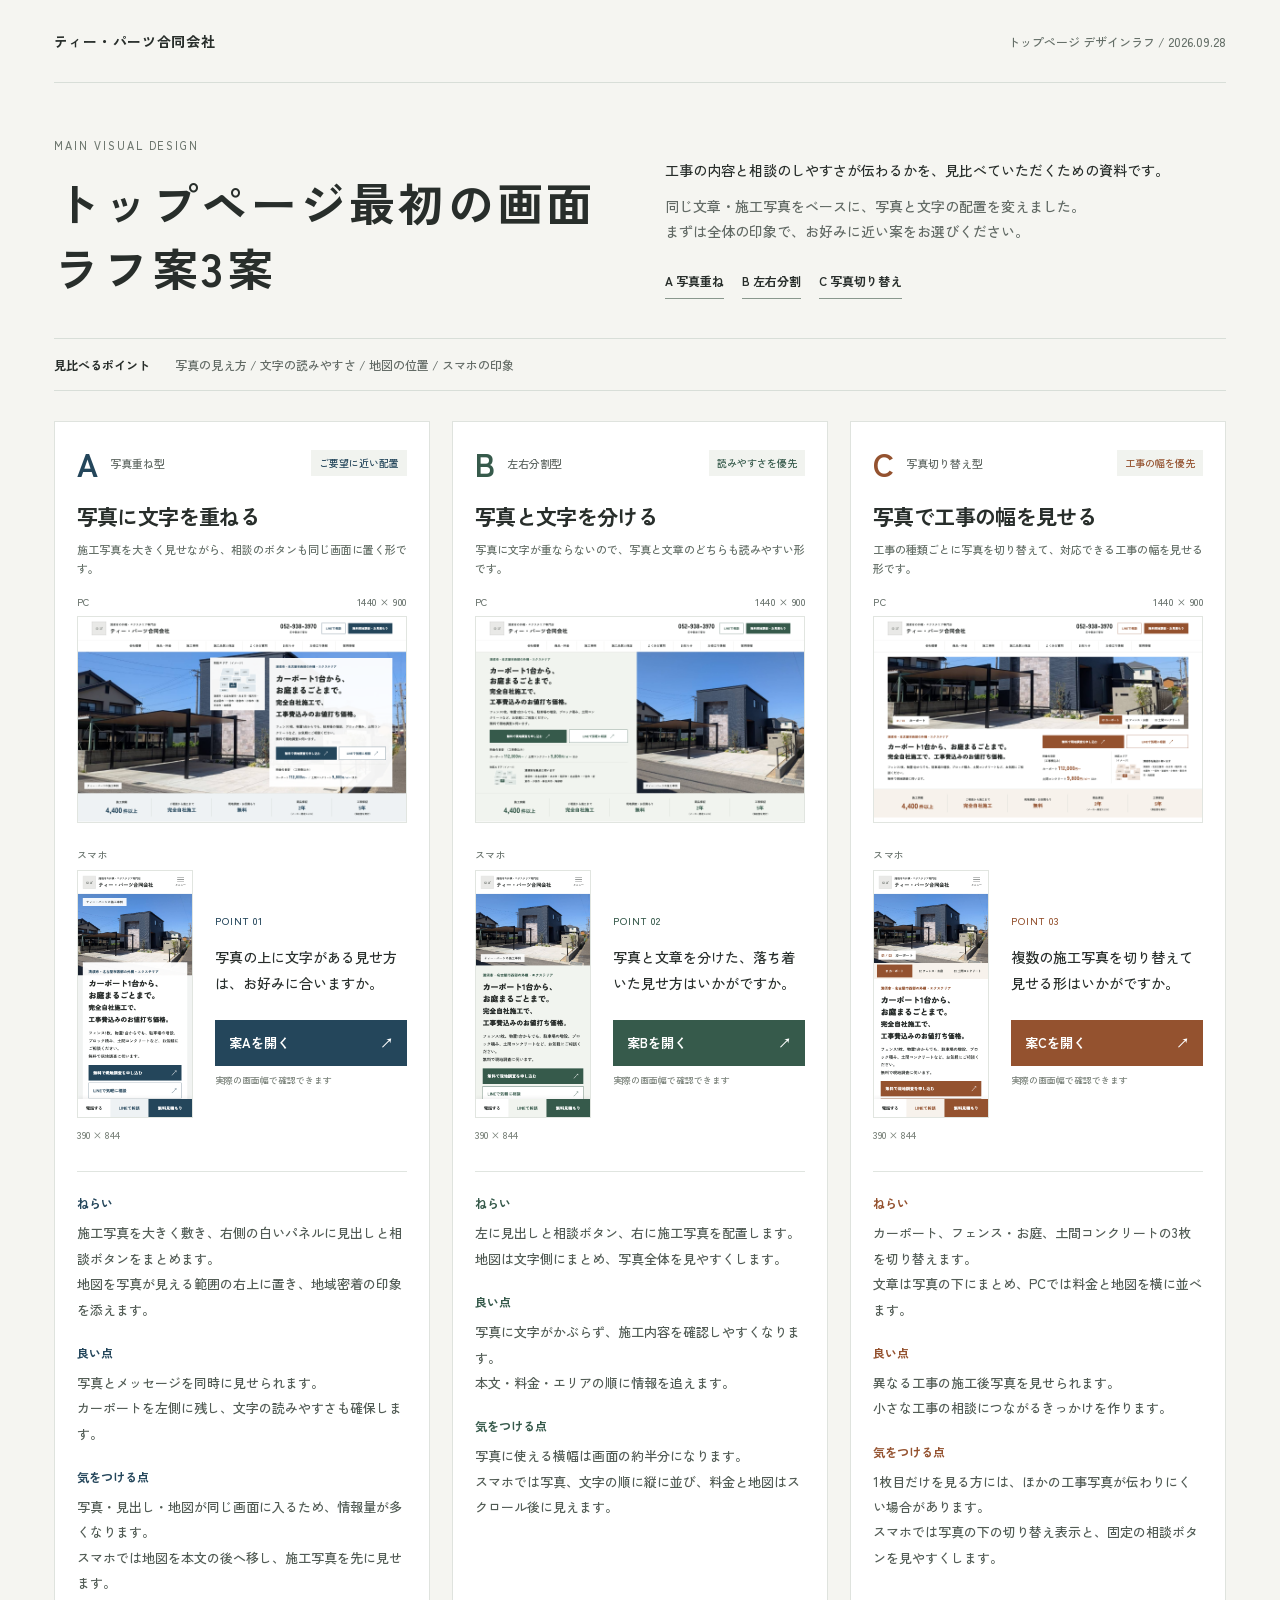
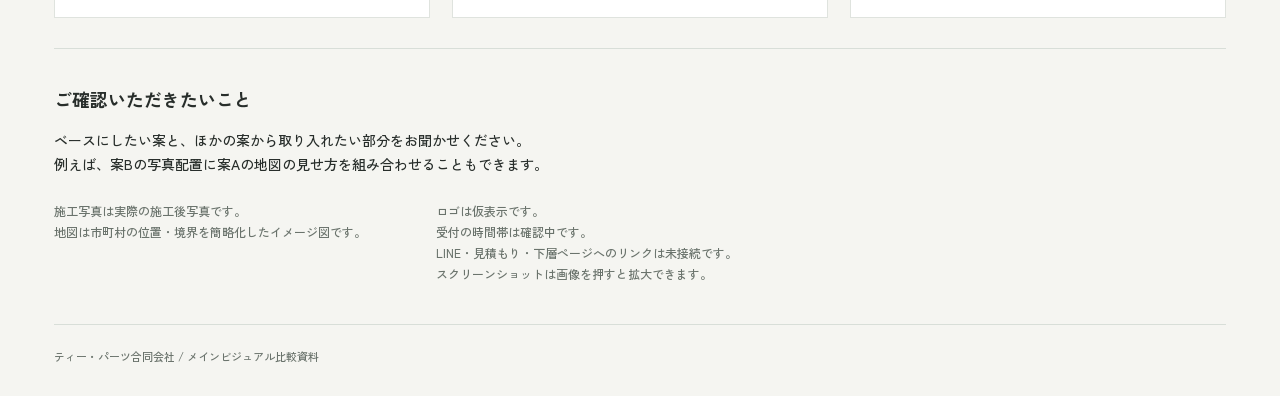
<file: mv/index.html>
<!doctype html><html lang="ja"><head><meta charset="utf-8"><meta name="viewport" content="width=device-width, initial-scale=1"><meta name="robots" content="noindex,nofollow"><link rel="preconnect" href="https://fonts.googleapis.com"><link rel="preconnect" href="https://fonts.gstatic.com" crossorigin><link href="https://fonts.googleapis.com/css2?family=Zen+Kaku+Gothic+New:wght@400;500;700;900&display=swap" rel="stylesheet"><link rel="stylesheet" href="style.css"><link rel="stylesheet" href="compare.css"><title>メインビジュアル 3案比較｜ティー・パーツ合同会社</title></head><body class="comparison"><header class="comparison-header"><a href="index.html">ティー・パーツ合同会社</a><span>トップページ デザインラフ / 2026.09.28</span></header><main class="comparison-main"><div class="intro"><div><p class="kicker">MAIN VISUAL DESIGN</p><h1>トップページ最初の画面<br>ラフ案3案</h1></div><div class="intro-description"><p>工事の内容と相談のしやすさが伝わるかを、見比べていただくための資料です。</p><p>同じ文章・施工写真をベースに、写真と文字の配置を変えました。<br>まずは全体の印象で、お好みに近い案をお選びください。</p><nav aria-label="各案へ移動"><a href="#a">A 写真重ね</a><a href="#b">B 左右分割</a><a href="#c">C 写真切り替え</a></nav></div></div><div class="reading-note"><span>見比べるポイント</span><p>写真の見え方 / 文字の読みやすさ / 地図の位置 / スマホの印象</p></div><div class="concepts"><article class="concept concept-a" id="a"><div class="concept-top"><span class="letter">A</span><span class="kind">写真重ね型</span><span class="badge">ご要望に近い配置</span></div><h2>写真に文字を重ねる</h2><p class="subtitle">施工写真を大きく見せながら、相談のボタンも同じ画面に置く形です。</p><div class="pc-preview"><div class="image-label"><span>PC</span><span>1440 × 900</span></div><a href="screenshots/a_pc.png" target="_blank" rel="noopener"><img src="screenshots/a_pc.png" alt="案AのPC表示" width="1440" height="900"></a></div><div class="preview-bottom"><div class="sp-preview"><div class="image-label"><span>スマホ</span></div><a href="screenshots/a_sp.png" target="_blank" rel="noopener"><img src="screenshots/a_sp.png" alt="案Aのスマホ表示" width="390" height="844"></a><small>390 × 844</small></div><div class="view-points"><span class="section-number">POINT 01</span><p>写真の上に文字がある見せ方は、お好みに合いますか。</p><a class="open-design" href="a.html" target="_blank" rel="noopener">案Aを開く <span>↗</span></a><small>実際の画面幅で確認できます</small></div></div><div class="explanations"><section><h3>ねらい</h3><p>施工写真を大きく敷き、右側の白いパネルに見出しと相談ボタンをまとめます。<br>地図を写真が見える範囲の右上に置き、地域密着の印象を添えます。</p></section><section><h3>良い点</h3><p>写真とメッセージを同時に見せられます。<br>カーポートを左側に残し、文字の読みやすさも確保します。</p></section><section><h3>気をつける点</h3><p>写真・見出し・地図が同じ画面に入るため、情報量が多くなります。<br>スマホでは地図を本文の後へ移し、施工写真を先に見せます。</p></section></div></article><article class="concept concept-b" id="b"><div class="concept-top"><span class="letter">B</span><span class="kind">左右分割型</span><span class="badge">読みやすさを優先</span></div><h2>写真と文字を分ける</h2><p class="subtitle">写真に文字が重ならないので、写真と文章のどちらも読みやすい形です。</p><div class="pc-preview"><div class="image-label"><span>PC</span><span>1440 × 900</span></div><a href="screenshots/b_pc.png" target="_blank" rel="noopener"><img src="screenshots/b_pc.png" alt="案BのPC表示" width="1440" height="900"></a></div><div class="preview-bottom"><div class="sp-preview"><div class="image-label"><span>スマホ</span></div><a href="screenshots/b_sp.png" target="_blank" rel="noopener"><img src="screenshots/b_sp.png" alt="案Bのスマホ表示" width="390" height="844"></a><small>390 × 844</small></div><div class="view-points"><span class="section-number">POINT 02</span><p>写真と文章を分けた、落ち着いた見せ方はいかがですか。</p><a class="open-design" href="b.html" target="_blank" rel="noopener">案Bを開く <span>↗</span></a><small>実際の画面幅で確認できます</small></div></div><div class="explanations"><section><h3>ねらい</h3><p>左に見出しと相談ボタン、右に施工写真を配置します。<br>地図は文字側にまとめ、写真全体を見やすくします。</p></section><section><h3>良い点</h3><p>写真に文字がかぶらず、施工内容を確認しやすくなります。<br>本文・料金・エリアの順に情報を追えます。</p></section><section><h3>気をつける点</h3><p>写真に使える横幅は画面の約半分になります。<br>スマホでは写真、文字の順に縦に並び、料金と地図はスクロール後に見えます。</p></section></div></article><article class="concept concept-c" id="c"><div class="concept-top"><span class="letter">C</span><span class="kind">写真切り替え型</span><span class="badge">工事の幅を優先</span></div><h2>写真で工事の幅を見せる</h2><p class="subtitle">工事の種類ごとに写真を切り替えて、対応できる工事の幅を見せる形です。</p><div class="pc-preview"><div class="image-label"><span>PC</span><span>1440 × 900</span></div><a href="screenshots/c_pc.png" target="_blank" rel="noopener"><img src="screenshots/c_pc.png" alt="案CのPC表示" width="1440" height="900"></a></div><div class="preview-bottom"><div class="sp-preview"><div class="image-label"><span>スマホ</span></div><a href="screenshots/c_sp.png" target="_blank" rel="noopener"><img src="screenshots/c_sp.png" alt="案Cのスマホ表示" width="390" height="844"></a><small>390 × 844</small></div><div class="view-points"><span class="section-number">POINT 03</span><p>複数の施工写真を切り替えて見せる形はいかがですか。</p><a class="open-design" href="c.html" target="_blank" rel="noopener">案Cを開く <span>↗</span></a><small>実際の画面幅で確認できます</small></div></div><div class="explanations"><section><h3>ねらい</h3><p>カーポート、フェンス・お庭、土間コンクリートの3枚を切り替えます。<br>文章は写真の下にまとめ、PCでは料金と地図を横に並べます。</p></section><section><h3>良い点</h3><p>異なる工事の施工後写真を見せられます。<br>小さな工事の相談につながるきっかけを作ります。</p></section><section><h3>気をつける点</h3><p>1枚目だけを見る方には、ほかの工事写真が伝わりにくい場合があります。<br>スマホでは写真の下の切り替え表示と、固定の相談ボタンを見やすくします。</p></section></div></article></div><aside class="review-note"><h2>ご確認いただきたいこと</h2><p>ベースにしたい案と、ほかの案から取り入れたい部分をお聞かせください。<br>例えば、案Bの写真配置に案Aの地図の見せ方を組み合わせることもできます。</p><div><p>施工写真は実際の施工後写真です。<br>地図は市町村の位置・境界を簡略化したイメージ図です。</p><p>ロゴは仮表示です。<br>受付の時間帯は確認中です。<br>LINE・見積もり・下層ページへのリンクは未接続です。<br>スクリーンショットは画像を押すと拡大できます。</p></div></aside></main><footer class="comparison-footer"><span>ティー・パーツ合同会社 / メインビジュアル比較資料</span></footer></body></html>
</file>
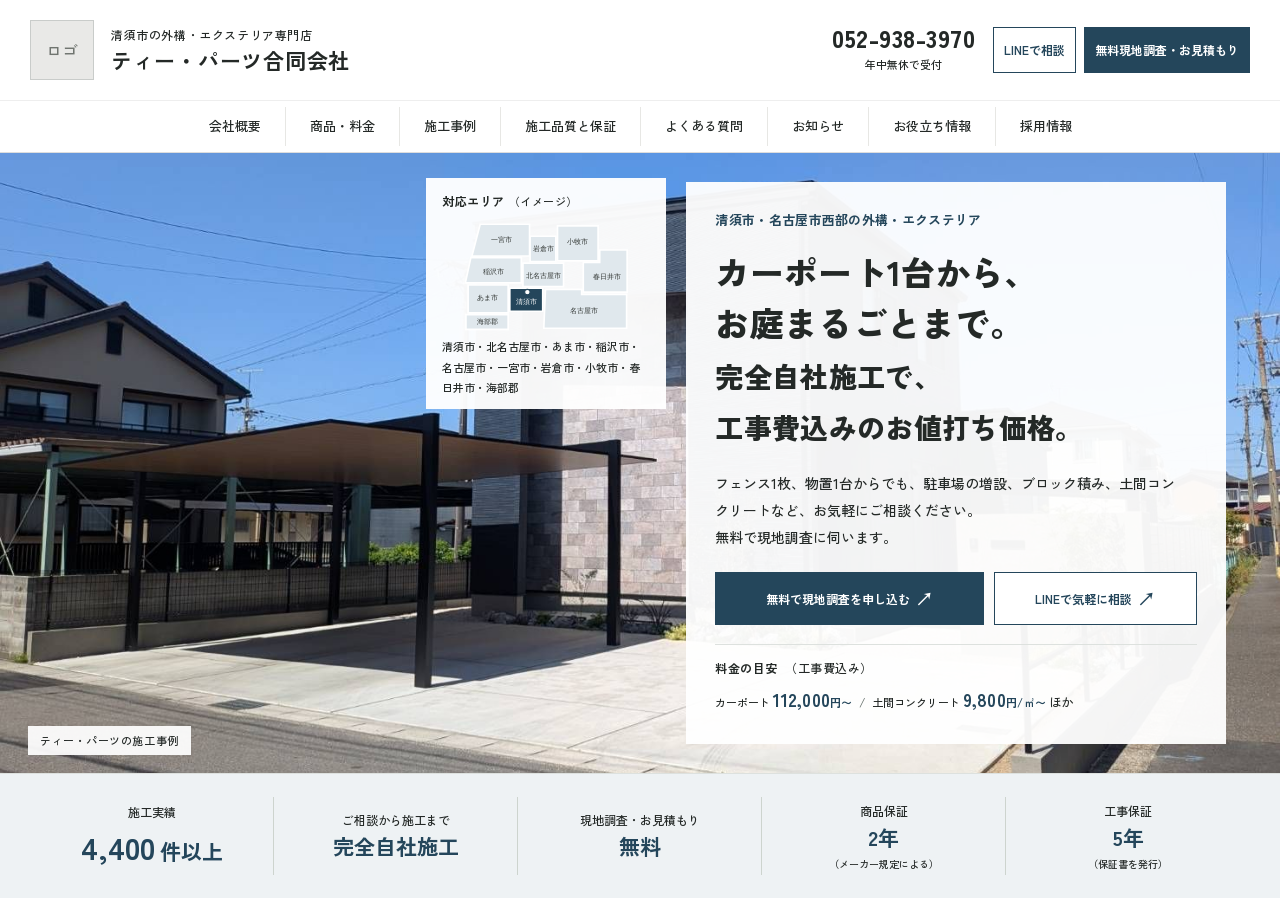
<file: mv/a.html>
<!doctype html><html lang="ja"><head><meta charset="utf-8"><meta name="viewport" content="width=device-width, initial-scale=1"><meta name="robots" content="noindex,nofollow"><link rel="preconnect" href="https://fonts.googleapis.com"><link rel="preconnect" href="https://fonts.gstatic.com" crossorigin><link href="https://fonts.googleapis.com/css2?family=Zen+Kaku+Gothic+New:wght@400;500;700;900&display=swap" rel="stylesheet"><link rel="stylesheet" href="style.css"><title>案A｜写真に文字を重ねる｜ティー・パーツ</title></head><body class="variant-a"><header class="site-header"><div class="header-main"><a class="brand" href="index.html" aria-label="ティー・パーツ合同会社 デザイン比較へ"><span class="logo">ロゴ</span><span><small>清須市の外構・エクステリア専門店</small><strong>ティー・パーツ合同会社</strong></span></a><div class="header-contact"><div class="telephone"><a href="tel:0529383970">052-938-3970</a><small>年中無休で受付</small></div><a class="button line" href="#line-preview">LINEで相談</a><a class="button primary" href="#estimate-preview">無料現地調査・お見積もり</a></div><details class="mobile-menu"><summary aria-label="メニューを開く"><span class="hamburger"></span>メニュー</summary><nav><a href="#page-preview">会社概要</a><a href="#page-preview">商品・料金</a><a href="#page-preview">施工事例</a><a href="#page-preview">施工品質と保証</a><a href="#page-preview">よくある質問</a><a href="#page-preview">お知らせ</a><a href="#page-preview">お役立ち情報</a><a href="#page-preview">採用情報</a><p>052-938-3970<br>年中無休で受付</p></nav></details></div><nav class="desktop-nav" aria-label="メインメニュー"><a href="#page-preview">会社概要</a><a href="#page-preview">商品・料金</a><a href="#page-preview">施工事例</a><a href="#page-preview">施工品質と保証</a><a href="#page-preview">よくある質問</a><a href="#page-preview">お知らせ</a><a href="#page-preview">お役立ち情報</a><a href="#page-preview">採用情報</a></nav></header><main><section class="hero hero-a"><img class="hero-photo" src="assets/carport.jpg" alt="施工後のカーポート、門まわり、コンクリート駐車場の全景" width="1477" height="1108"><div class="a-copy"><p class="eyebrow">清須市・名古屋市西部の外構・エクステリア</p><h1>カーポート1台から、<br>お庭まるごとまで。<br><span>完全自社施工で、<br>工事費込みのお値打ち価格。</span></h1><p class="description">フェンス1枚、物置1台からでも、駐車場の増設、ブロック積み、土間コンクリートなど、お気軽にご相談ください。<br>無料で現地調査に伺います。</p><div class="cta"><a class="button primary" href="#estimate-preview">無料で現地調査を申し込む<span aria-hidden="true">↗</span></a><a class="button line" href="#line-preview">LINEで気軽に相談<span aria-hidden="true">↗</span></a></div><div class="price"><p class="mini-title">料金の目安 <span>（工事費込み）</span></p><p>カーポート <strong>112,000<small>円〜</small></strong><span class="price-sep">/</span><br>土間コンクリート <strong>9,800<small>円/㎡〜</small></strong> <span>ほか</span></p></div></div><aside class="area"><div class="map"><p class="mini-title">対応エリア<span>（イメージ）</span></p><img src="assets/area-map-a.svg" alt="清須市を拠点とした愛知県西部の対応エリア模式図" width="310" height="210"></div><div class="area-text"><strong>清須市を拠点に伺います</strong><p>清須市・北名古屋市・あま市・稲沢市・名古屋市・一宮市・岩倉市・小牧市・春日井市・海部郡</p></div></aside><span class="photo-note">ティー・パーツの施工事例</span></section><section class="trust" aria-label="施工実績と保証"><div><span>施工実績</span><strong><b>4,400</b>件以上</strong></div><div><span>ご相談から施工まで</span><strong>完全自社施工</strong></div><div><span>現地調査・お見積もり</span><strong>無料</strong></div><div><span>商品保証</span><strong>2年</strong><small>（メーカー規定による）</small></div><div><span>工事保証</span><strong>5年</strong><small>（保証書を発行）</small></div></section></main><nav class="fixed-contact" aria-label="お問い合わせ"><a href="tel:0529383970">電話する</a><a class="fixed-line" href="#line-preview">LINEで相談</a><a class="fixed-estimate" href="#estimate-preview">無料見積もり</a></nav><div class="preview-modal" id="estimate-preview" role="dialog" aria-modal="true" aria-label="無料現地調査・お見積もり"><div><h2>無料現地調査・お見積もり</h2><p>ラフ案のため、申込みフォームは未接続です。<br>公開時にフォームへ接続します。</p><a class="button primary" href="#">閉じる</a></div></div><div class="preview-modal" id="line-preview" role="dialog" aria-modal="true" aria-label="LINEで相談"><div><h2>LINEで相談</h2><p>ラフ案のため、LINEの相談先は未接続です。<br>公開時に公式アカウントへ接続します。</p><a class="button primary" href="#">閉じる</a></div></div><div class="preview-modal" id="page-preview" role="dialog" aria-modal="true" aria-label="ページのご案内"><div><h2>ページのご案内</h2><p>今回はメインビジュアルのラフ案です。<br>下層ページは制作範囲に含まれていません。</p><a class="button primary" href="#">閉じる</a></div></div></body></html>
</file>
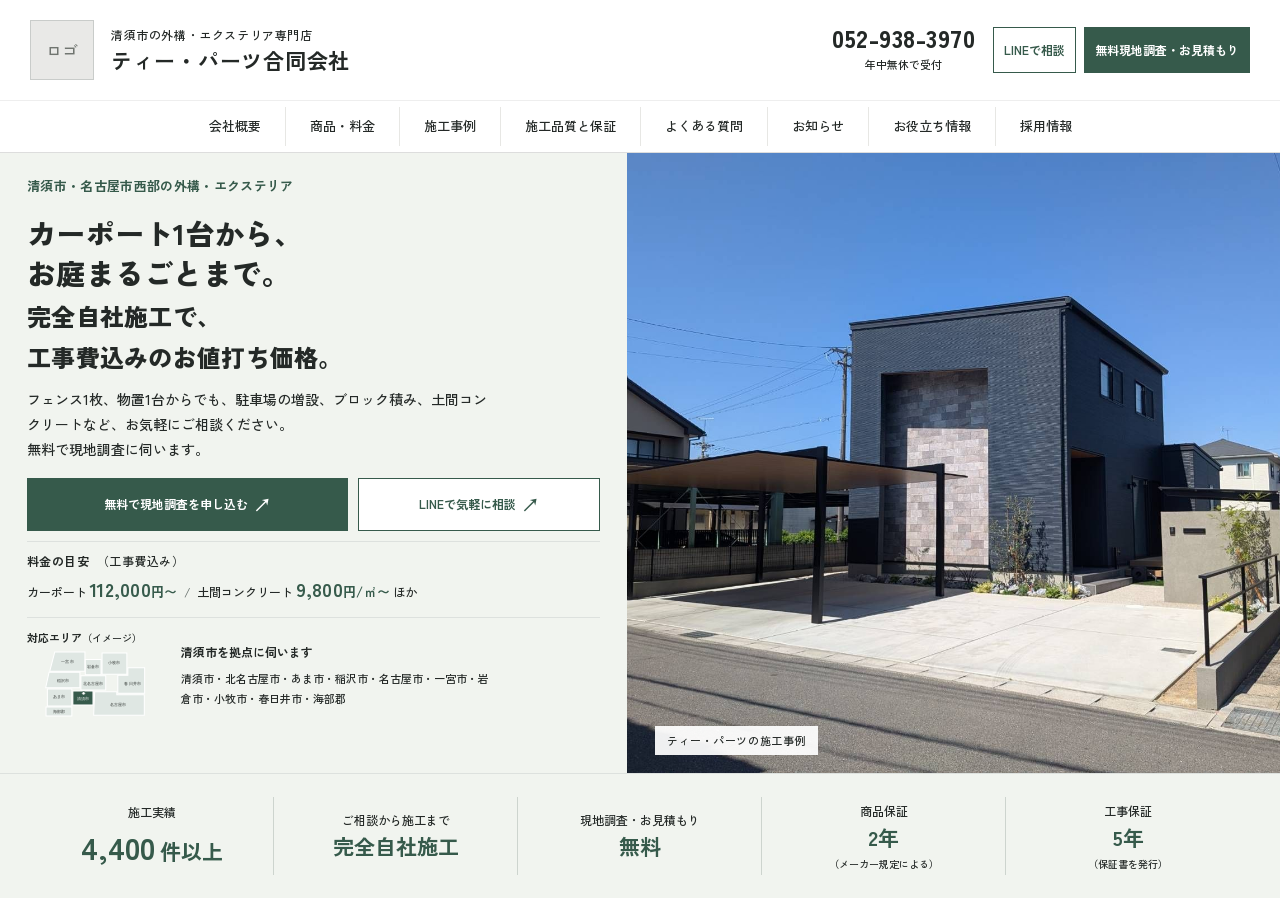
<file: mv/b.html>
<!doctype html><html lang="ja"><head><meta charset="utf-8"><meta name="viewport" content="width=device-width, initial-scale=1"><meta name="robots" content="noindex,nofollow"><link rel="preconnect" href="https://fonts.googleapis.com"><link rel="preconnect" href="https://fonts.gstatic.com" crossorigin><link href="https://fonts.googleapis.com/css2?family=Zen+Kaku+Gothic+New:wght@400;500;700;900&display=swap" rel="stylesheet"><link rel="stylesheet" href="style.css"><title>案B｜写真と文字を分ける｜ティー・パーツ</title></head><body class="variant-b"><header class="site-header"><div class="header-main"><a class="brand" href="index.html" aria-label="ティー・パーツ合同会社 デザイン比較へ"><span class="logo">ロゴ</span><span><small>清須市の外構・エクステリア専門店</small><strong>ティー・パーツ合同会社</strong></span></a><div class="header-contact"><div class="telephone"><a href="tel:0529383970">052-938-3970</a><small>年中無休で受付</small></div><a class="button line" href="#line-preview">LINEで相談</a><a class="button primary" href="#estimate-preview">無料現地調査・お見積もり</a></div><details class="mobile-menu"><summary aria-label="メニューを開く"><span class="hamburger"></span>メニュー</summary><nav><a href="#page-preview">会社概要</a><a href="#page-preview">商品・料金</a><a href="#page-preview">施工事例</a><a href="#page-preview">施工品質と保証</a><a href="#page-preview">よくある質問</a><a href="#page-preview">お知らせ</a><a href="#page-preview">お役立ち情報</a><a href="#page-preview">採用情報</a><p>052-938-3970<br>年中無休で受付</p></nav></details></div><nav class="desktop-nav" aria-label="メインメニュー"><a href="#page-preview">会社概要</a><a href="#page-preview">商品・料金</a><a href="#page-preview">施工事例</a><a href="#page-preview">施工品質と保証</a><a href="#page-preview">よくある質問</a><a href="#page-preview">お知らせ</a><a href="#page-preview">お役立ち情報</a><a href="#page-preview">採用情報</a></nav></header><main><section class="hero hero-b"><div class="b-photo"><img src="assets/carport.jpg" alt="施工後の住宅とカーポート、門まわりの全景" width="1477" height="1108"><span class="photo-note">ティー・パーツの施工事例</span></div><div class="b-copy"><p class="eyebrow">清須市・名古屋市西部の外構・エクステリア</p><h1>カーポート1台から、<br>お庭まるごとまで。<br><span>完全自社施工で、<br>工事費込みのお値打ち価格。</span></h1><p class="description">フェンス1枚、物置1台からでも、駐車場の増設、ブロック積み、土間コンクリートなど、お気軽にご相談ください。<br>無料で現地調査に伺います。</p><div class="cta"><a class="button primary" href="#estimate-preview">無料で現地調査を申し込む<span aria-hidden="true">↗</span></a><a class="button line" href="#line-preview">LINEで気軽に相談<span aria-hidden="true">↗</span></a></div><div class="price"><p class="mini-title">料金の目安 <span>（工事費込み）</span></p><p>カーポート <strong>112,000<small>円〜</small></strong><span class="price-sep">/</span><br>土間コンクリート <strong>9,800<small>円/㎡〜</small></strong> <span>ほか</span></p></div><aside class="area"><div class="map"><p class="mini-title">対応エリア<span>（イメージ）</span></p><img src="assets/area-map-b.svg" alt="清須市を拠点とした愛知県西部の対応エリア模式図" width="310" height="210"></div><div class="area-text"><strong>清須市を拠点に伺います</strong><p>清須市・北名古屋市・あま市・稲沢市・名古屋市・一宮市・岩倉市・小牧市・春日井市・海部郡</p></div></aside></div></section><section class="trust" aria-label="施工実績と保証"><div><span>施工実績</span><strong><b>4,400</b>件以上</strong></div><div><span>ご相談から施工まで</span><strong>完全自社施工</strong></div><div><span>現地調査・お見積もり</span><strong>無料</strong></div><div><span>商品保証</span><strong>2年</strong><small>（メーカー規定による）</small></div><div><span>工事保証</span><strong>5年</strong><small>（保証書を発行）</small></div></section></main><nav class="fixed-contact" aria-label="お問い合わせ"><a href="tel:0529383970">電話する</a><a class="fixed-line" href="#line-preview">LINEで相談</a><a class="fixed-estimate" href="#estimate-preview">無料見積もり</a></nav><div class="preview-modal" id="estimate-preview" role="dialog" aria-modal="true" aria-label="無料現地調査・お見積もり"><div><h2>無料現地調査・お見積もり</h2><p>ラフ案のため、申込みフォームは未接続です。<br>公開時にフォームへ接続します。</p><a class="button primary" href="#">閉じる</a></div></div><div class="preview-modal" id="line-preview" role="dialog" aria-modal="true" aria-label="LINEで相談"><div><h2>LINEで相談</h2><p>ラフ案のため、LINEの相談先は未接続です。<br>公開時に公式アカウントへ接続します。</p><a class="button primary" href="#">閉じる</a></div></div><div class="preview-modal" id="page-preview" role="dialog" aria-modal="true" aria-label="ページのご案内"><div><h2>ページのご案内</h2><p>今回はメインビジュアルのラフ案です。<br>下層ページは制作範囲に含まれていません。</p><a class="button primary" href="#">閉じる</a></div></div></body></html>
</file>
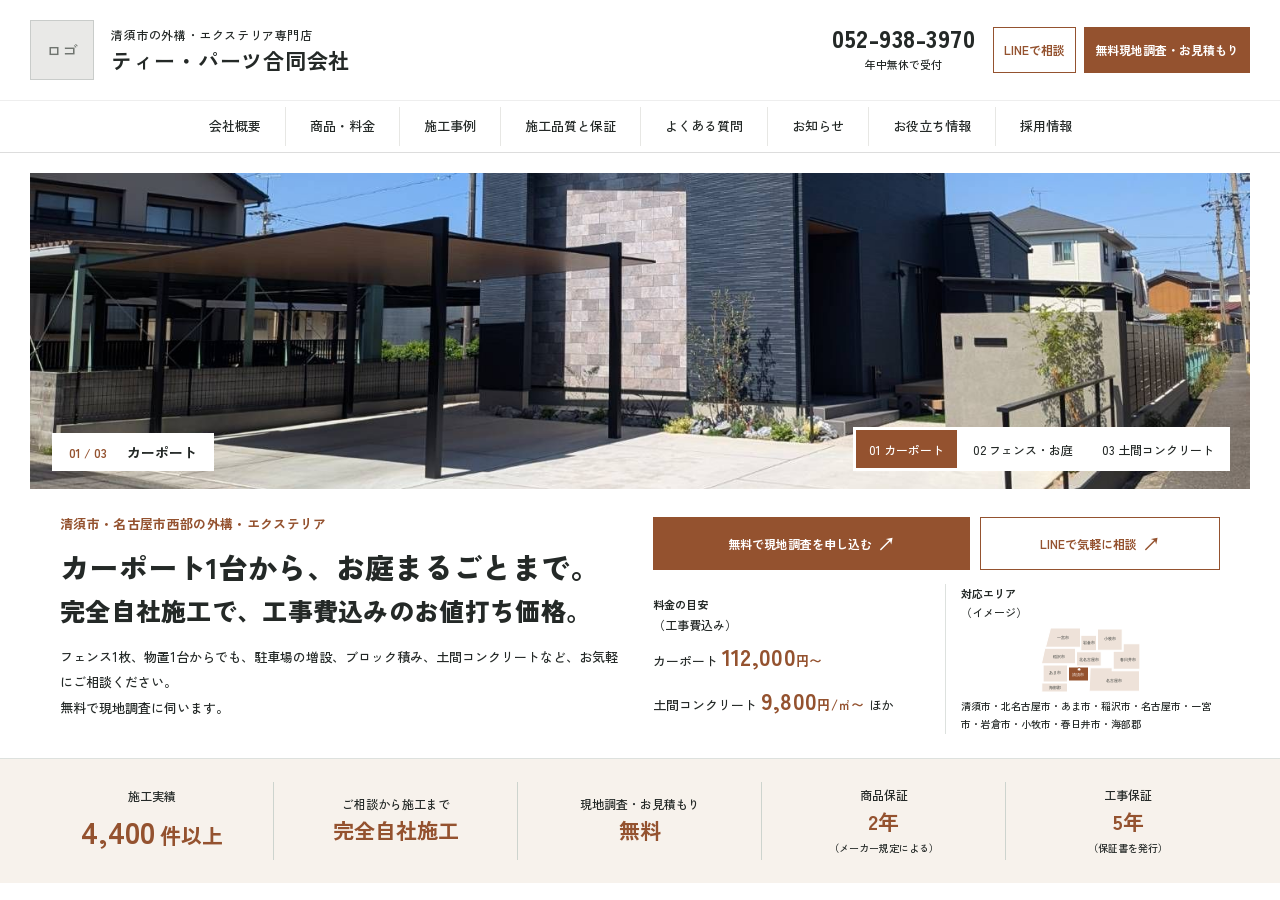
<file: mv/c.html>
<!doctype html><html lang="ja"><head><meta charset="utf-8"><meta name="viewport" content="width=device-width, initial-scale=1"><meta name="robots" content="noindex,nofollow"><link rel="preconnect" href="https://fonts.googleapis.com"><link rel="preconnect" href="https://fonts.gstatic.com" crossorigin><link href="https://fonts.googleapis.com/css2?family=Zen+Kaku+Gothic+New:wght@400;500;700;900&display=swap" rel="stylesheet"><link rel="stylesheet" href="style.css"><title>案C｜写真で工事の幅を見せる｜ティー・パーツ</title></head><body class="variant-c"><header class="site-header"><div class="header-main"><a class="brand" href="index.html" aria-label="ティー・パーツ合同会社 デザイン比較へ"><span class="logo">ロゴ</span><span><small>清須市の外構・エクステリア専門店</small><strong>ティー・パーツ合同会社</strong></span></a><div class="header-contact"><div class="telephone"><a href="tel:0529383970">052-938-3970</a><small>年中無休で受付</small></div><a class="button line" href="#line-preview">LINEで相談</a><a class="button primary" href="#estimate-preview">無料現地調査・お見積もり</a></div><details class="mobile-menu"><summary aria-label="メニューを開く"><span class="hamburger"></span>メニュー</summary><nav><a href="#page-preview">会社概要</a><a href="#page-preview">商品・料金</a><a href="#page-preview">施工事例</a><a href="#page-preview">施工品質と保証</a><a href="#page-preview">よくある質問</a><a href="#page-preview">お知らせ</a><a href="#page-preview">お役立ち情報</a><a href="#page-preview">採用情報</a><p>052-938-3970<br>年中無休で受付</p></nav></details></div><nav class="desktop-nav" aria-label="メインメニュー"><a href="#page-preview">会社概要</a><a href="#page-preview">商品・料金</a><a href="#page-preview">施工事例</a><a href="#page-preview">施工品質と保証</a><a href="#page-preview">よくある質問</a><a href="#page-preview">お知らせ</a><a href="#page-preview">お役立ち情報</a><a href="#page-preview">採用情報</a></nav></header><main><section class="hero hero-c"><div class="slideshow"><input class="slide-radio" type="radio" name="slide" id="slide-1" checked aria-label="カーポートの写真"><input class="slide-radio" type="radio" name="slide" id="slide-2" aria-label="フェンス・お庭の写真"><input class="slide-radio" type="radio" name="slide" id="slide-3" aria-label="土間コンクリートの写真"><div class="slides"><figure class="slide slide-1"><img src="assets/carport.jpg" alt="カーポートと門まわりを含む施工後の外構全景"><figcaption><span>01 / 03</span>カーポート</figcaption></figure><figure class="slide slide-2"><img src="assets/fence.jpg" alt="施工後のフェンスと人工芝のお庭"><figcaption><span>02 / 03</span>フェンス・お庭</figcaption></figure><figure class="slide slide-3"><img src="assets/concrete.jpg" alt="施工後の住宅と土間コンクリートの駐車場"><figcaption><span>03 / 03</span>土間コンクリート</figcaption></figure></div><div class="slide-controls"><label for="slide-1">01 カーポート</label><label for="slide-2">02 フェンス・お庭</label><label for="slide-3">03 土間コンクリート</label></div></div><div class="c-band"><div class="c-copy"><p class="eyebrow">清須市・名古屋市西部の外構・エクステリア</p><h1>カーポート1台から、<br>お庭まるごとまで。<br><span>完全自社施工で、<br>工事費込みのお値打ち価格。</span></h1><p class="description">フェンス1枚、物置1台からでも、駐車場の増設、ブロック積み、土間コンクリートなど、お気軽にご相談ください。<br>無料で現地調査に伺います。</p></div><div class="c-information"><div class="cta"><a class="button primary" href="#estimate-preview">無料で現地調査を申し込む<span aria-hidden="true">↗</span></a><a class="button line" href="#line-preview">LINEで気軽に相談<span aria-hidden="true">↗</span></a></div><div class="c-facts"><div class="price"><p class="mini-title">料金の目安 <span>（工事費込み）</span></p><p>カーポート <strong>112,000<small>円〜</small></strong><span class="price-sep">/</span><br>土間コンクリート <strong>9,800<small>円/㎡〜</small></strong> <span>ほか</span></p></div><aside class="area"><div class="map"><p class="mini-title">対応エリア<span>（イメージ）</span></p><img src="assets/area-map-c.svg" alt="清須市を拠点とした愛知県西部の対応エリア模式図" width="310" height="210"></div><div class="area-text"><strong>清須市を拠点に伺います</strong><p>清須市・北名古屋市・あま市・稲沢市・名古屋市・一宮市・岩倉市・小牧市・春日井市・海部郡</p></div></aside></div></div></div></section><section class="trust" aria-label="施工実績と保証"><div><span>施工実績</span><strong><b>4,400</b>件以上</strong></div><div><span>ご相談から施工まで</span><strong>完全自社施工</strong></div><div><span>現地調査・お見積もり</span><strong>無料</strong></div><div><span>商品保証</span><strong>2年</strong><small>（メーカー規定による）</small></div><div><span>工事保証</span><strong>5年</strong><small>（保証書を発行）</small></div></section></main><nav class="fixed-contact" aria-label="お問い合わせ"><a href="tel:0529383970">電話する</a><a class="fixed-line" href="#line-preview">LINEで相談</a><a class="fixed-estimate" href="#estimate-preview">無料見積もり</a></nav><div class="preview-modal" id="estimate-preview" role="dialog" aria-modal="true" aria-label="無料現地調査・お見積もり"><div><h2>無料現地調査・お見積もり</h2><p>ラフ案のため、申込みフォームは未接続です。<br>公開時にフォームへ接続します。</p><a class="button primary" href="#">閉じる</a></div></div><div class="preview-modal" id="line-preview" role="dialog" aria-modal="true" aria-label="LINEで相談"><div><h2>LINEで相談</h2><p>ラフ案のため、LINEの相談先は未接続です。<br>公開時に公式アカウントへ接続します。</p><a class="button primary" href="#">閉じる</a></div></div><div class="preview-modal" id="page-preview" role="dialog" aria-modal="true" aria-label="ページのご案内"><div><h2>ページのご案内</h2><p>今回はメインビジュアルのラフ案です。<br>下層ページは制作範囲に含まれていません。</p><a class="button primary" href="#">閉じる</a></div></div></body></html>
</file>
<file: mv/style.css>
:root{--accent:#24465b;--tint:#eef2f4;--ink:#242927;--muted:#67716d;--line:#dde1de}*{box-sizing:border-box}html{scroll-behavior:smooth}body{margin:0;color:var(--ink);background:#fff;font-family:'Zen Kaku Gothic New','Hiragino Kaku Gothic ProN','Yu Gothic',sans-serif;font-weight:500;line-height:1.75}a{color:inherit;text-decoration:none}button,summary,label,a{-webkit-tap-highlight-color:transparent}a:focus-visible,summary:focus-visible,label:focus-visible{outline:3px solid var(--accent);outline-offset:5px}a,summary{touch-action:manipulation}img{display:block;max-width:100%;height:auto}p,h1,h2,figure{margin:0}.variant-b{--accent:#365a4b;--tint:#f1f4ef}.variant-c{--accent:#94522f;--tint:#f7f2ec}.header-main{height:100px;max-width:1320px;margin:auto;display:flex;align-items:center;justify-content:space-between;gap:20px}.brand{display:flex;gap:17px;align-items:center;flex-shrink:0}.logo{display:grid;place-items:center;background:#e9e9e7;border:1px solid #c9ccca;width:64px;height:60px;color:#707570;font-size:16px}.brand small{display:block;font-size:12px;letter-spacing:.05em}.brand strong{display:block;font-size:23px;letter-spacing:.035em;line-height:1.5}.header-contact{display:flex;align-items:center;gap:12px}.telephone{text-align:center;margin-right:10px}.telephone a{font-size:27px;font-weight:900;letter-spacing:.02em;line-height:1.1}.telephone small{display:block;font-size:11px}.button{display:flex;align-items:center;justify-content:center;gap:15px;min-height:50px;padding:12px 18px;font-size:14px;font-weight:700;border:1px solid var(--accent);line-height:1.5;transition:filter .15s}.button:hover{filter:brightness(.92)}.primary{background:var(--accent);color:#fff}.line{color:var(--accent);background:#fff}.header-contact .button{min-height:46px;font-size:13px}.desktop-nav{height:53px;display:flex;align-items:center;justify-content:center;gap:0;border-top:1px solid #eee;border-bottom:1px solid #ddd}.desktop-nav a{display:flex;justify-content:center;padding:8px 33px;font-size:13px;border-right:1px solid #e7e7e4}.desktop-nav a:last-child{border:0}.mobile-menu{display:none}.hero{position:relative}.eyebrow{font-size:13px;letter-spacing:.025em;font-weight:700;color:var(--accent);margin-bottom:14px}h1{font-size:34px;line-height:1.5;letter-spacing:.01em;font-weight:900}h1 span{font-size:28px;line-height:1.65}.description{font-size:14px;line-height:1.95;margin:19px 0 21px;max-width:470px}.cta{display:flex;gap:10px;flex-wrap:wrap}.cta .primary{flex:1.35}.cta .line{flex:1}.cta .button{white-space:nowrap;padding:14px 12px;font-size:13px}.cta span{font-size:18px}.mini-title{font-size:12px;font-weight:700;letter-spacing:.04em}.mini-title span{font-size:11px;font-weight:500;margin-left:4px}.price{margin-top:19px;border-top:1px solid var(--line);padding-top:12px;font-size:13px}.price>p:last-child{line-height:1.9}.price strong{font-size:22px;color:var(--accent);letter-spacing:.015em}.price strong small{font-size:13px}.price>p>span{font-size:12px}.area{background:white;padding:15px}.area img{width:100%;height:auto}.area-text strong{font-size:12px}.area-text p{font-size:11px;line-height:1.85;margin-top:4px}.photo-note{position:absolute;bottom:18px;left:28px;background:#ffffffed;padding:5px 12px;font-size:11px;letter-spacing:.05em}.hero-a{min-height:630px;padding:33px 4.2%;display:flex;justify-content:flex-end;align-items:center;background:#e1e5e4}.hero-a>.hero-photo{position:absolute;inset:0;width:100%;height:100%;object-fit:cover;object-position:center 57%}.a-copy{position:relative;width:540px;padding:27px 29px;background:rgba(255,255,255,.95)}.hero-a>.area{position:absolute;top:25px;left:4.2%;width:240px;background:rgba(255,255,255,.96);padding:12px 16px}.hero-a .area img{width:170px;margin:5px auto}.hero-a .area-text strong{display:none}.hero-a .price br{display:none}.hero-a .price strong{font-size:18px}.hero-a .price{font-size:11px}.hero-a .price strong small{font-size:11px}.hero-a .price .mini-title{margin-bottom:4px}.hero-b{display:grid;grid-template-columns:49% 51%;background:var(--tint);min-height:620px}.b-copy{grid-column:1;grid-row:1;padding:30px 40px 28px max(35px,calc((100vw - 1320px)/2))}.b-photo{grid-column:2;grid-row:1;position:relative;overflow:hidden}.b-photo>img{height:100%;width:100%;object-fit:cover;object-position:48% center}.b-copy h1{font-size:32px}.b-copy h1 span{font-size:27px}.b-copy .description{margin:13px 0 18px}.b-copy .area{display:flex;align-items:center;background:transparent;border-top:1px solid var(--line);margin-top:13px;padding:12px 0 0;gap:18px}.b-copy .map{width:136px;flex-shrink:0}.b-copy .map img{height:87px;object-fit:contain}.b-copy .map .mini-title{font-size:11px;white-space:nowrap;letter-spacing:0}.b-copy .map .mini-title span{font-size:10px;margin:0}.b-copy .area-text p{max-width:310px}.b-copy .price br{display:none}.b-copy .price strong{font-size:19px}.b-copy .price{margin-top:13px;padding-top:10px;font-size:12px}.hero-c{padding:22px 0 0}.slideshow{position:relative;max-width:1320px;margin:auto}.slides{position:relative;height:316px;overflow:hidden;background:#e9eae6}.slide{position:absolute;inset:0;opacity:0;visibility:hidden}.slide img{width:100%;height:100%;object-fit:cover;object-position:center 65%}.slide-2 img{object-position:center 64%}.slide-3 img{object-position:center 62%}.slide figcaption{position:absolute;left:22px;bottom:18px;background:#fff;padding:7px 17px;font-size:14px;font-weight:700}.slide figcaption span{color:var(--accent);margin-right:20px;font-size:12px}.slide-radio{position:absolute;bottom:20px;right:25px;opacity:0;width:1px;height:1px}#slide-1:checked~.slides .slide-1,#slide-2:checked~.slides .slide-2,#slide-3:checked~.slides .slide-3{opacity:1;visibility:visible}.slide-controls{position:absolute;right:20px;bottom:18px;display:flex;background:#fff;padding:3px;gap:3px}.slide-controls label{display:grid;place-items:center;min-height:38px;padding:7px 13px;cursor:pointer;font-size:12px}#slide-1:checked~.slide-controls label:nth-child(1),#slide-2:checked~.slide-controls label:nth-child(2),#slide-3:checked~.slide-controls label:nth-child(3){background:var(--accent);color:white}.slide-radio:focus-visible~.slide-controls{outline:3px solid var(--accent);outline-offset:3px}.c-band{display:grid;grid-template-columns:1fr 1fr;gap:40px;max-width:1320px;margin:auto;padding:24px 0 26px}.c-copy h1{font-size:29px;line-height:1.45}.c-copy h1>br:first-child{display:none}.c-copy h1 span{font-size:25px}.c-copy h1 span br{display:none}.c-copy .eyebrow{margin-bottom:9px}.c-copy .description{max-width:600px;font-size:13px;margin:13px 0 0}.c-information{padding-top:4px}.c-facts{display:grid;grid-template-columns:1fr 1.2fr;gap:18px;margin-top:14px}.c-facts .price{margin:0;padding:11px 0 0;border:0}.c-facts .price strong{font-size:23px}.c-facts .area{display:flex;gap:10px;align-items:center;padding:0 0 0 15px;border-left:1px solid var(--line)}.c-facts .map{width:115px;flex-shrink:0}.c-facts .mini-title{font-size:11px;letter-spacing:0}.c-facts .mini-title span{display:block;margin:0}.c-facts .area-text strong{font-size:11px}.c-facts .area-text p{font-size:10px}.trust{display:grid;grid-template-columns:repeat(5,1fr);padding:23px max(30px,calc((100vw - 1320px)/2));background:var(--tint);border-top:1px solid var(--line)}.trust>div{text-align:center;border-right:1px solid #cdd4ce;display:flex;flex-direction:column;justify-content:center;min-height:78px}.trust>div:last-child{border:0}.trust span{font-size:12px}.trust strong{font-size:21px;color:var(--accent);line-height:1.6}.trust b{font-size:31px;margin-right:5px}.trust small{font-size:10px}.fixed-contact{display:none}.preview-modal{display:none;position:fixed;inset:0;z-index:50;background:#18211c99;align-items:center;justify-content:center;padding:24px}.preview-modal:target{display:flex}.preview-modal>div{background:#fff;padding:30px;max-width:480px;box-shadow:0 10px 70px #0003}.preview-modal h2{font-size:20px}.preview-modal p{font-size:14px;margin:18px 0 24px}
@media(min-width:761px) and (max-width:1350px){.header-main{padding:0 30px}.desktop-nav a{padding:8px 24px}.c-band{padding:24px 30px}.hero-c{padding:20px 30px 0}.header-contact{gap:8px}.header-contact .button{font-size:12px;padding:10px}.telephone a{font-size:24px}.brand strong{font-size:21px}.b-copy{padding:27px}.b-copy h1{font-size:29px}.b-copy h1 span{font-size:24px}.cta .button{font-size:12px;padding:12px 8px;gap:5px}.c-band{gap:25px}.c-facts{grid-template-columns:1fr 1fr}.c-facts .area{display:block}.c-facts .map{width:100%}.c-facts .map img{height:70px}.c-facts .area-text strong{display:none}}
@media(max-width:760px){body{padding-bottom:64px}.header-main{height:78px;padding:0 17px;gap:8px}.brand{gap:10px}.logo{width:43px;height:44px;font-size:12px}.brand small{font-size:9px;letter-spacing:0}.brand strong{font-size:17px;letter-spacing:0}.header-contact,.desktop-nav{display:none}.mobile-menu{display:block}.mobile-menu summary{list-style:none;cursor:pointer;width:45px;min-height:44px;font-size:9px;text-align:center;display:flex;align-items:center;justify-content:center;flex-direction:column;gap:5px}.mobile-menu summary::-webkit-details-marker{display:none}.hamburger{width:23px;height:12px;border-top:1px solid var(--ink);border-bottom:1px solid var(--ink);position:relative}.hamburger:after{content:'';position:absolute;left:0;right:0;top:5px;border-top:1px solid var(--ink)}.mobile-menu nav{position:absolute;top:78px;left:0;right:0;background:#fff;padding:16px 24px;z-index:20;box-shadow:0 15px 25px #0002;display:grid;grid-template-columns:1fr 1fr}.mobile-menu nav a{padding:10px 0;font-size:14px;min-height:44px}.mobile-menu nav p{grid-column:1/-1;font-size:14px;padding:12px 0}.eyebrow{font-size:12px;letter-spacing:0;margin-bottom:10px}h1{font-size:27px;line-height:1.5;letter-spacing:0}h1 span{font-size:22px;line-height:1.6}.description{font-size:14px;line-height:1.9;margin:15px 0 18px}.cta{gap:8px;flex-direction:column}.cta .button{font-size:14px;min-height:48px;padding:12px 15px;flex:unset;justify-content:space-between}.price{font-size:14px;margin-top:16px;padding-top:12px}.price strong{font-size:24px}.price strong small{font-size:14px}.mini-title{font-size:12px}.area{padding:16px;display:flex;gap:16px;align-items:center}.area .map{width:140px;flex-shrink:0}.area .map img{width:100%;height:auto;margin:4px 0 0}.area .mini-title{font-size:11px;white-space:nowrap}.area .mini-title span{font-size:10px;margin-left:0}.area-text strong{font-size:12px}.area-text p{font-size:14px;line-height:1.7}.hero-a{padding:235px 16px 18px;display:block;background:#f1f3f2;min-height:0}.hero-a>.hero-photo{height:405px;object-position:42% center}.a-copy{width:auto;padding:21px 20px;background:rgba(255,255,255,.96)}.hero-a>.area{position:static;width:auto;margin-top:15px;padding:13px 8px;background:transparent}.hero-a .area img{width:140px}.hero-a .area-text strong{display:block}.hero-a .photo-note{top:14px;bottom:auto;left:16px;font-size:10px}.hero-a .price{font-size:14px}.hero-a .price strong{font-size:23px}.hero-a .price strong small{font-size:14px}.hero-a .price br{display:block}.hero-b{display:flex;flex-direction:column;min-height:0}.b-photo{height:246px;width:100%}.b-photo>img{object-position:50% 62%}.photo-note{left:16px;bottom:12px;font-size:10px}.b-copy{padding:22px 23px}.b-copy h1{font-size:27px}.b-copy h1 span{font-size:23px}.b-copy .description{margin:14px 0 18px}.b-copy .price{font-size:14px;margin-top:17px}.b-copy .price br{display:block}.b-copy .price strong{font-size:24px}.b-copy .area{padding-top:17px;gap:12px;margin-top:17px}.b-copy .map{width:130px}.b-copy .map img{height:auto}.b-copy .area-text p{font-size:14px}.hero-c{padding:0}.slideshow{width:100%}.slides{height:238px}.slide img{object-position:center 61%}.slide figcaption{bottom:12px;left:15px;padding:5px 10px;font-size:12px}.slide figcaption span{margin-right:12px}.slide-controls{position:static;background:var(--tint);padding:5px 10px;gap:4px;justify-content:center}.slide-controls label{font-size:10px;padding:8px;min-height:44px;flex:1}.c-band{display:flex;flex-direction:column;gap:16px;padding:21px 23px 24px}.c-copy .eyebrow{margin-bottom:10px}.c-copy h1{font-size:27px;line-height:1.5}.c-copy h1>br:first-child{display:block}.c-copy h1 span{font-size:23px}.c-copy h1 span br{display:block}.c-copy .description{font-size:14px;margin-top:14px}.c-information{padding:0}.c-facts{display:flex;flex-direction:column;gap:14px;margin-top:16px}.c-facts .price{border-top:1px solid var(--line);font-size:14px}.c-facts .price strong{font-size:24px}.c-facts .mini-title span{display:inline;margin-left:4px}.c-facts .area{padding:16px 0 0;border-left:0;border-top:1px solid var(--line);gap:15px}.c-facts .map{width:130px}.c-facts .area-text p{font-size:14px}.c-facts .area-text strong{font-size:12px}.trust{grid-template-columns:1fr 1fr;padding:20px 16px 25px;gap:0}.trust>div{border:0;border-bottom:1px solid var(--line);min-height:113px;padding:14px 5px}.trust>div:first-child{grid-column:1/-1;min-height:87px;padding:5px}.trust span{font-size:14px}.trust strong{font-size:23px}.trust small{font-size:12px}.trust>div:last-child{border-bottom:1px solid var(--line)}.fixed-contact{position:fixed;left:0;right:0;bottom:0;display:grid;grid-template-columns:.85fr 1fr 1.15fr;z-index:30;box-shadow:0 -3px 14px #0001;padding-bottom:env(safe-area-inset-bottom);background:white}.fixed-contact a{min-height:62px;display:grid;place-items:center;font-size:14px;font-weight:700;background:#fff}.fixed-contact .fixed-line{background:var(--tint);color:var(--accent)}.fixed-contact .fixed-estimate{background:var(--accent);color:#fff}.preview-modal p{font-size:14px}}
@media(prefers-reduced-motion:reduce){html{scroll-behavior:auto}*{transition:none!important}}
/* Final viewport adjustments */
@media(min-width:761px){.hero-a{min-height:620px;padding-top:25px;padding-bottom:25px}.b-copy{padding-top:22px;padding-bottom:18px}.b-copy h1{line-height:1.4}.b-copy h1 span{line-height:1.5}.b-copy .description{line-height:1.8;margin:12px 0 15px}.b-copy .price{margin-top:10px;padding-top:8px}.b-copy .area{margin-top:10px;padding-top:10px}.b-copy .map img{height:70px}}
@media(max-width:760px){.hero-a>.hero-photo{height:280px;object-position:center 65%}}
@media(min-width:1101px){.hero-a>.area{left:auto;right:calc(4.2% + 560px)}}

.price-sep{display:none}@media(min-width:761px){.hero-a .price-sep,.b-copy .price-sep{display:inline;margin:0 .5em;color:var(--muted)}}
</file>
<file: mv/compare.css>
.comparison{background:#f5f5f1;color:#282e2b;padding:0}.comparison-header{margin:0 4.2%;height:83px;display:flex;justify-content:space-between;align-items:center;border-bottom:1px solid #d8ded8;font-size:14px}.comparison-header>a{font-weight:700;letter-spacing:.05em}.comparison-header>span{font-size:12px;color:#656f68}.comparison-main{max-width:1440px;padding:0 4.2%;margin:auto}.intro{display:grid;grid-template-columns:1fr 1fr;gap:50px;padding:53px 0 39px;align-items:end}.kicker{font-size:11px;letter-spacing:.18em;color:#6e776f;margin-bottom:15px}.intro h1{font-size:46px;line-height:1.4;font-weight:700;letter-spacing:.07em}.intro-description{font-size:14px}.intro-description>p+p{margin-top:12px;color:#626a65}.intro nav{display:flex;gap:18px;margin-top:20px;font-size:12px;font-weight:700}.intro nav a{border-bottom:1px solid #89978d;padding:7px 0}.reading-note{border-top:1px solid #d8ded8;border-bottom:1px solid #d8ded8;display:flex;align-items:center;gap:25px;padding:15px 0;font-size:12px;margin-bottom:30px}.reading-note>span{font-weight:700}.reading-note p{color:#626a65}.concepts{display:grid;grid-template-columns:repeat(3,minmax(0,1fr));gap:22px}.concept{--tone:#24465b;background:#fff;padding:22px;scroll-margin-top:20px;border:1px solid #dfe3de}.concept-b{--tone:#365a4b}.concept-c{--tone:#94522f}.concept-top{display:flex;align-items:center;gap:12px}.letter{font-size:32px;color:var(--tone);font-weight:700;line-height:1.2}.kind{font-size:11px;color:#626a65}.badge{margin-left:auto;font-size:10px;background:#f1f3ef;padding:4px 8px;color:var(--tone)}.concept h2{font-size:21px;font-weight:700;margin:16px 0 5px;letter-spacing:-.03em;white-space:nowrap}.subtitle{font-size:11px;color:#646f67;min-height:36px}.image-label{display:flex;justify-content:space-between;font-size:10px;letter-spacing:.05em;color:#6a746e;padding-bottom:6px}.pc-preview{margin-top:14px}.pc-preview img{border:1px solid #e1e5e0;width:100%;height:auto}.preview-bottom{display:flex;gap:22px;align-items:center;margin:23px 0 25px}.sp-preview{width:116px;flex-shrink:0}.sp-preview img{border:1px solid #e1e5e0;width:100%;height:auto}.sp-preview>small{font-size:10px;color:#788078}.view-points{flex:1}.section-number{font-size:10px;letter-spacing:.1em;color:var(--tone)}.view-points>p{font-size:14px;line-height:1.9;margin:12px 0 23px}.open-design{display:flex;justify-content:space-between;align-items:center;background:var(--tone);color:white;padding:12px 14px;min-height:46px;font-size:13px;font-weight:700}.view-points>small{display:block;font-size:9px;color:#788078;margin-top:7px}.explanations{border-top:1px solid #e0e5e0}.explanations section{margin-top:20px}.explanations h3{font-size:12px;color:var(--tone);margin:0 0 7px}.explanations p{font-size:13px;line-height:1.95;color:#525c55}.review-note{padding:35px 0 40px;margin-top:30px;border-top:1px solid #d8ded8}.review-note h2{font-size:18px;margin-bottom:12px}.review-note>p{font-size:14px}.review-note>div{display:flex;gap:70px;margin-top:23px;font-size:12px;color:#6a736c}.comparison-footer{border-top:1px solid #d8ded8;margin:0 4.2%;padding:22px 0 30px;display:flex;justify-content:space-between;font-size:11px;color:#6a736c}.comparison-footer a{text-decoration:underline;text-underline-offset:4px}@media(max-width:1100px){.concepts{gap:14px}.concept{padding:16px}.concept h2{font-size:18px}.badge{display:none}.preview-bottom{gap:12px}.sp-preview{width:90px}.view-points>p{font-size:13px}.open-design{font-size:12px;padding:10px}.intro h1{font-size:40px}}@media(max-width:760px){.comparison{padding-bottom:0}.comparison-header{height:auto;min-height:75px;align-items:flex-start;flex-direction:column;justify-content:center;gap:4px;margin:0 22px}.comparison-header>span{font-size:10px}.comparison-main{padding:0 22px}.intro{display:block;padding:33px 0 26px}.intro h1{font-size:36px;margin-bottom:23px}.intro-description{font-size:14px}.intro nav{gap:15px;font-size:11px}.reading-note{display:block;font-size:12px}.reading-note p{margin-top:5px}.concepts{display:block}.concept{padding:22px;margin-bottom:22px}.concept h2{font-size:21px;white-space:normal}.badge{display:block;font-size:9px}.subtitle{font-size:12px}.preview-bottom{gap:22px}.sp-preview{width:120px}.view-points>p{font-size:14px}.explanations p{font-size:14px}.explanations h3{font-size:14px}.review-note>div{display:block;font-size:14px}.review-note>div p+p{margin-top:16px}.comparison-footer{display:block;margin:0 22px;font-size:11px}.comparison-footer a{display:block;margin-top:10px}}
</file>
